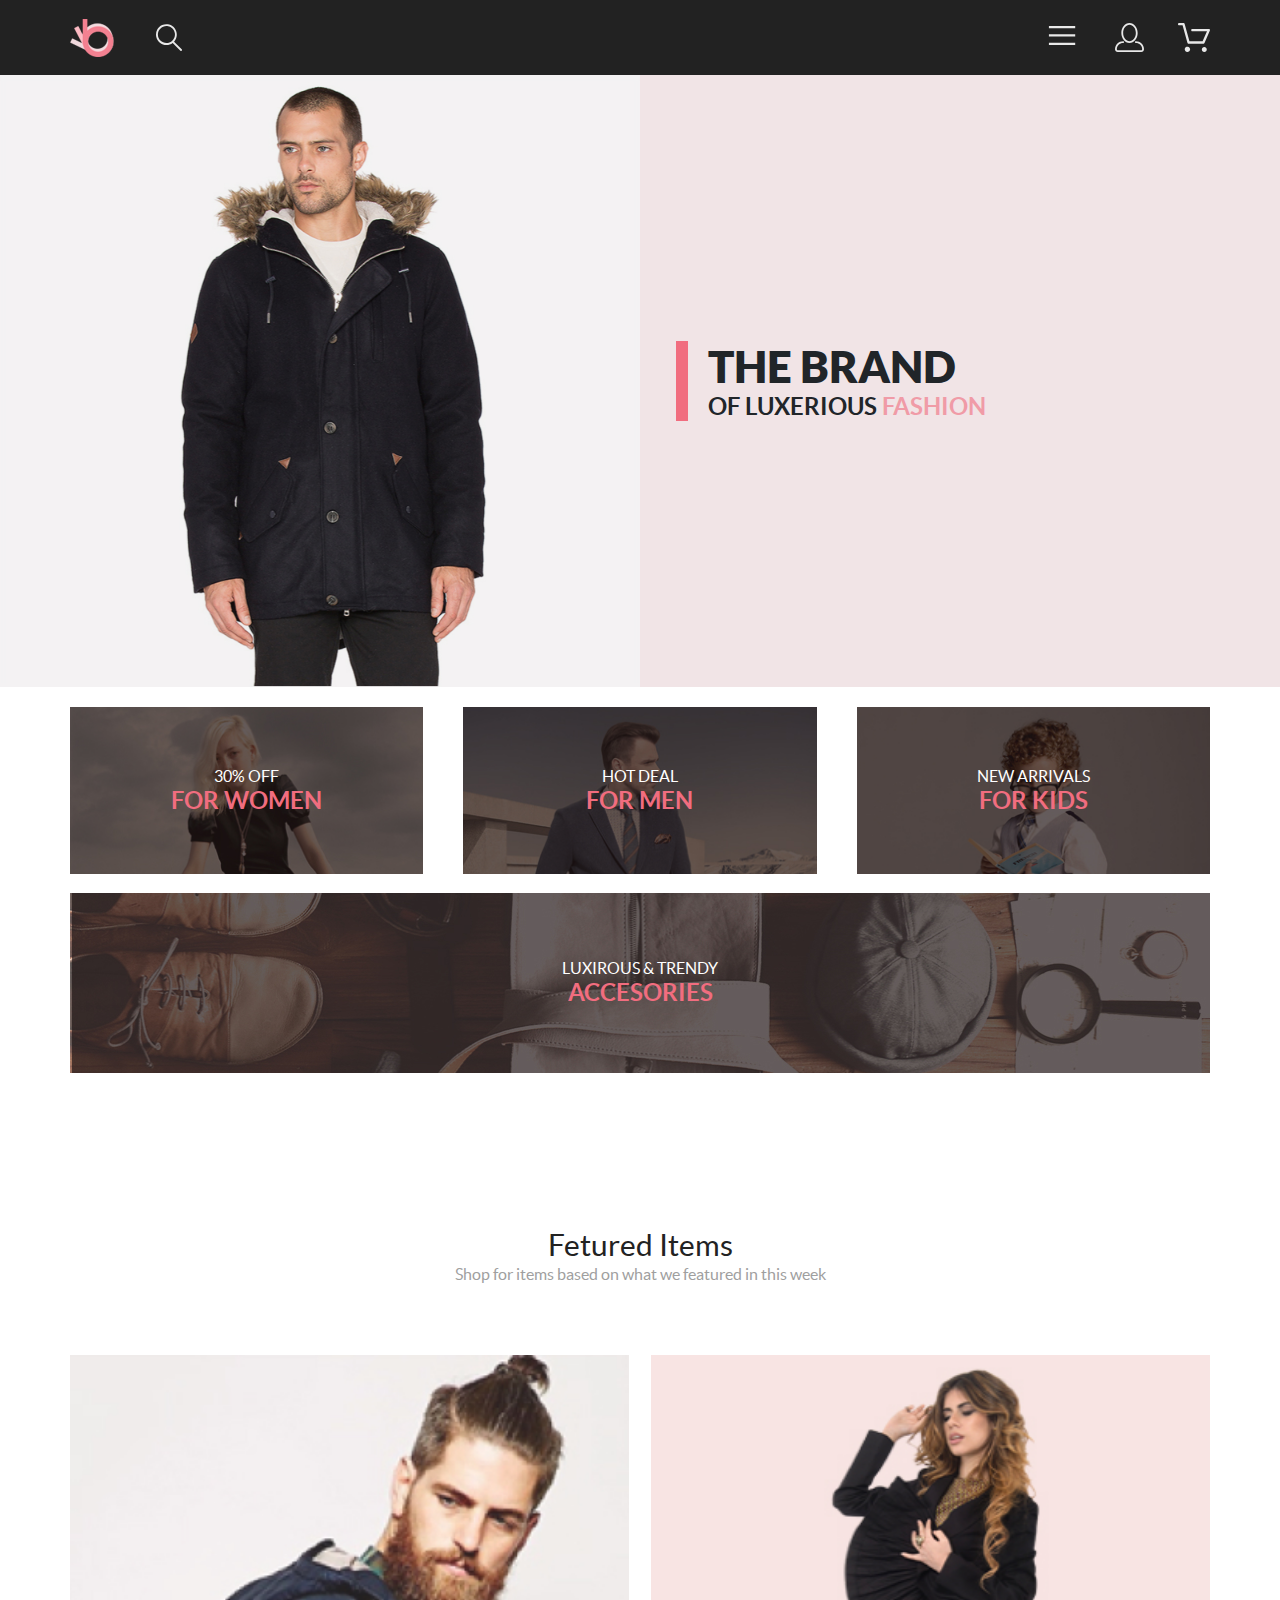
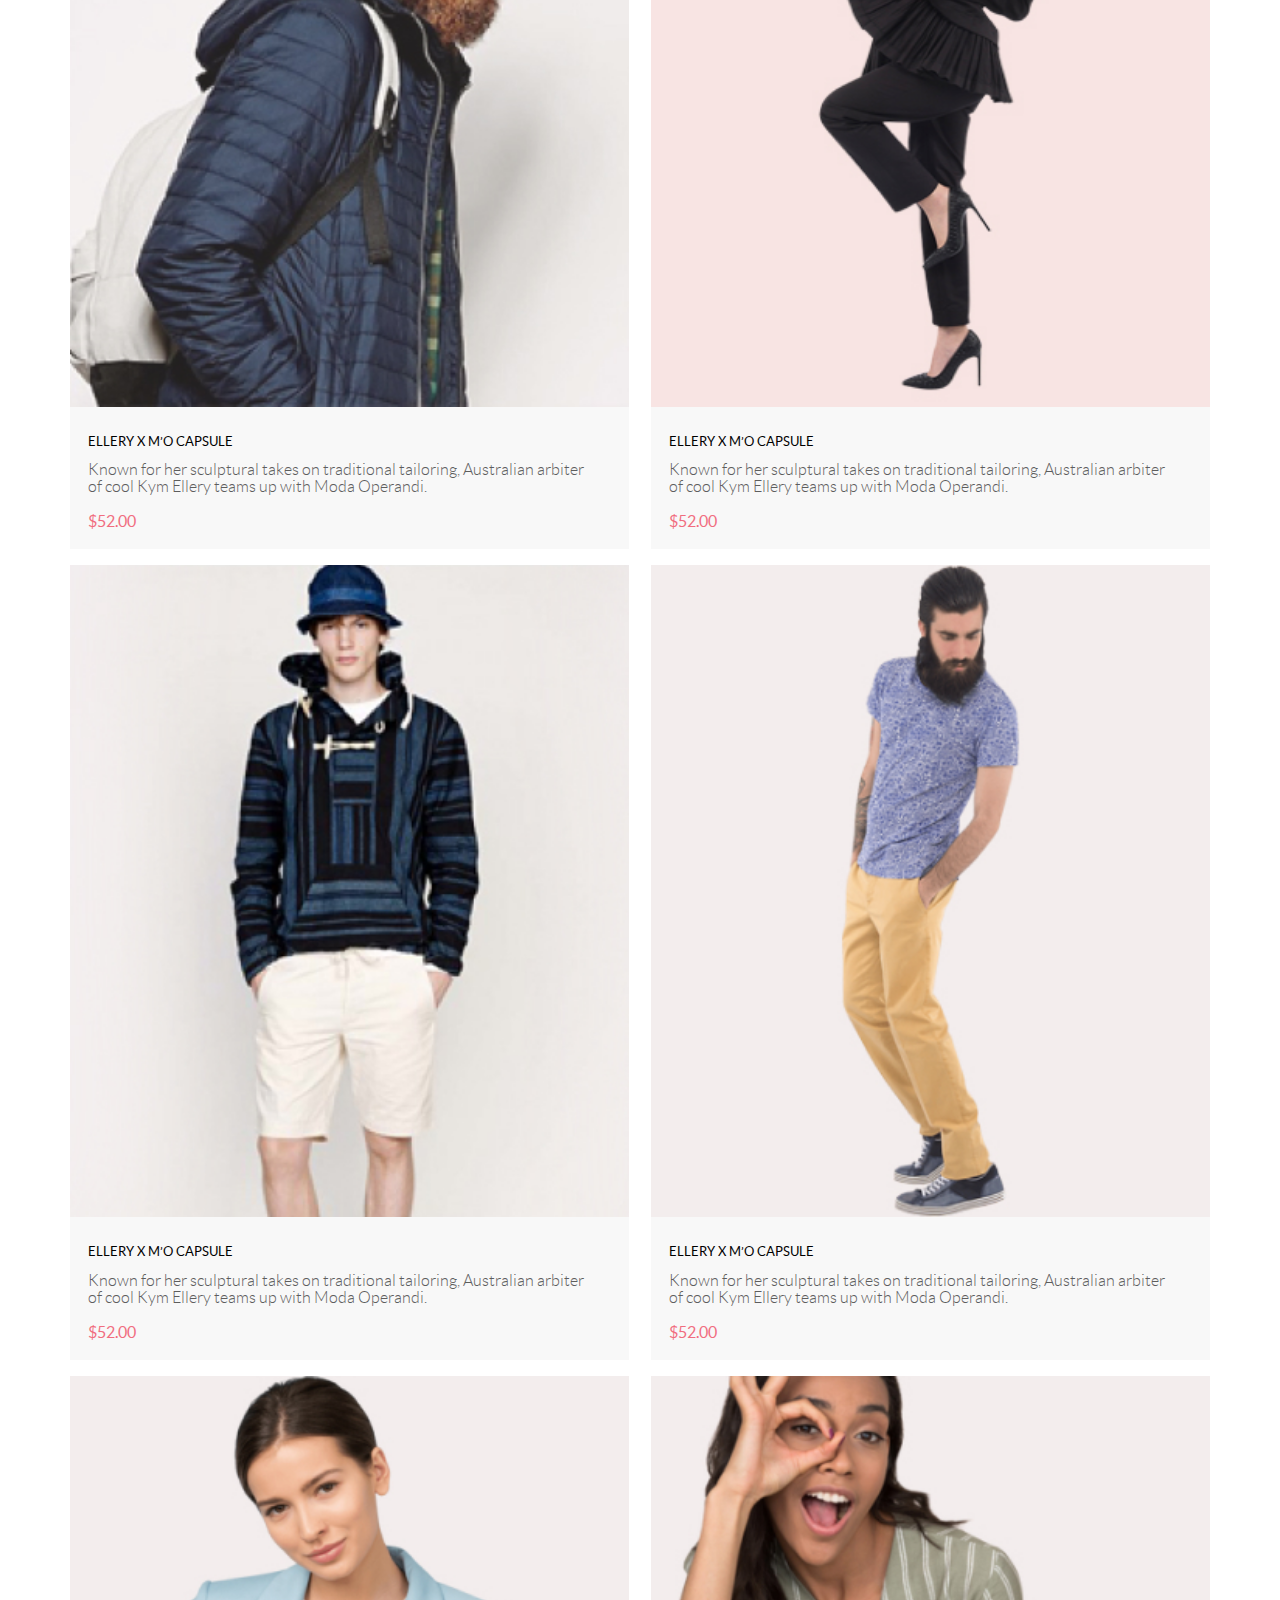
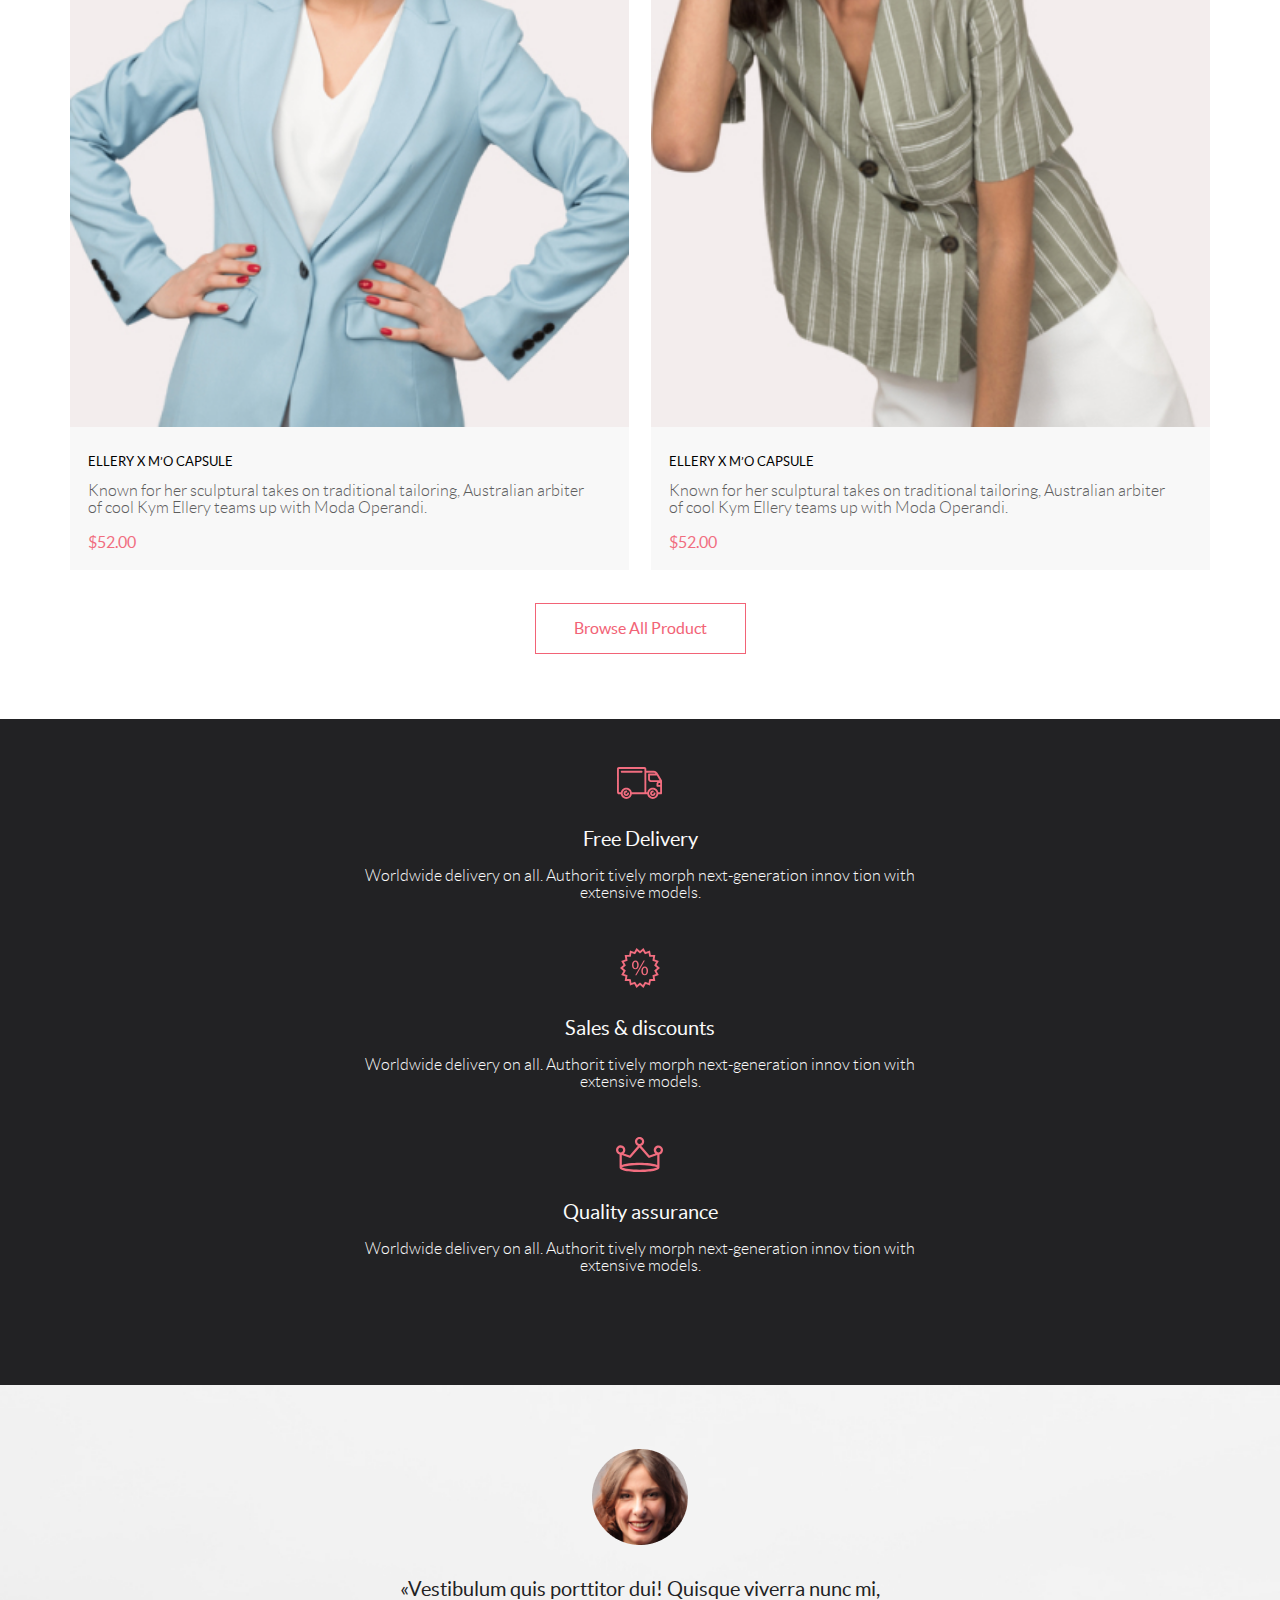
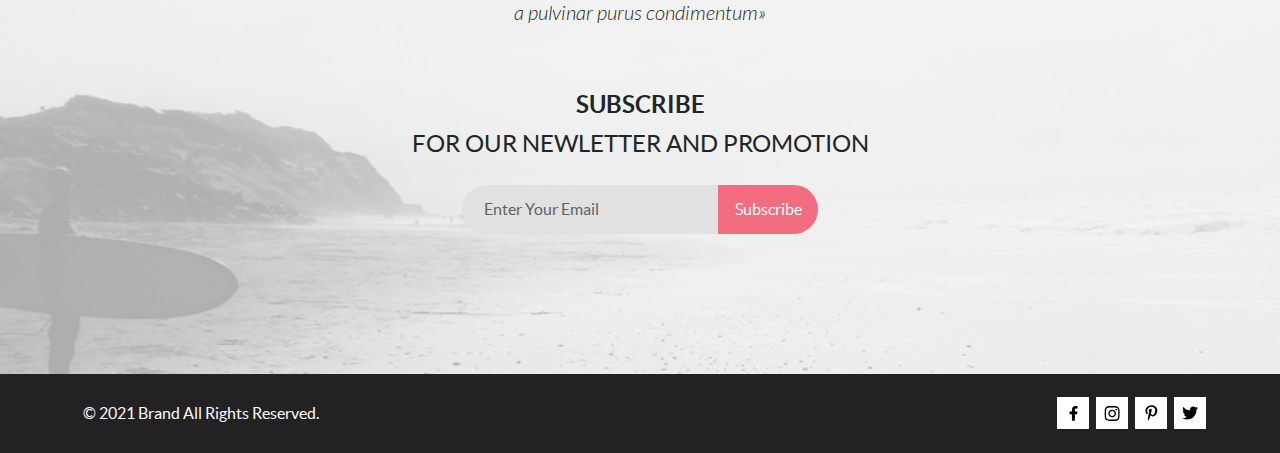
<file: index.html>
<!DOCTYPE html>
<html lang="en">

<head>
  <meta charset="UTF-8">
  <meta http-equiv="X-UA-Compatible" content="IE=edge">
  <meta name="viewport" content="width=device-width, initial-scale=1.0">
  <title>Main</title>
  <link rel="stylesheet" href="./css/all.css">
  <link rel="stylesheet" href="./css/bootstrap/bootstrap.css">
  <link rel="stylesheet" href="./css/style.css" />
</head>

<body>
  <header class="header">
    <div class="header__wrp container">
      <div class="header__logo-form-wrp">
        <a class="header__logo" href="index.html">
          <svg class="header__logo-icon" width="44" height="38" viewBox="0 0 44 38" xmlns="http://www.w3.org/2000/svg"
            xmlns:xlink="http://www.w3.org/1999/xlink">
            <rect width="44" height="38" fill="url(#pattern0)" />
            <defs>
              <pattern id="pattern0" patternContentUnits="objectBoundingBox" width="1" height="1">
                <use xlink:href="#image0_128_53" transform="scale(0.0227273 0.0263158)" />
              </pattern>
              <image id="image0_128_53" width="44" height="38"
                xlink:href="[data-uri]" />
            </defs>
          </svg>
        </a>
        <div class="header__search">
          <svg class="header__menu-icon" width="27" height="28">
            <use xlink:href="img/sprite.svg#search"></use>
          </svg>
          <form class="header__search-form" action="#">
            <input class="header__search-input" id="search" type="text" placeholder="Search for items">
            <label class="visually-hidden" for="search">search</label>
            <button class="header__search-button" type="submit">
              <svg class="header__menu-icon" width="27" height="28">
                <use xlink:href="img/sprite.svg#search"></use>
              </svg>

            </button>
          </form>
        </div>
      </div>
      <div class="header__menu">
        <button class="header__menu-btn" type="button" id="burger">
          <svg class="header__menu-icon" width="32" height="23">
            <use xlink:href="img/sprite.svg#burger-icon"></use>
          </svg>
        </button>
        <a class="header__link" href="registration.html">
          <svg class="header__menu-icon" width="29" height="29">
            <use xlink:href="img/sprite.svg#registration"></use>
          </svg></a>
        <a class="header__link" href="cart.html">
          <svg class="header__menu-icon" width="33" height="29">
            <use xlink:href="img/sprite.svg#cart"></use>
          </svg></a>
      </div>
    </div>
    <div id="header-shadow" class="header__shadow"> </div>
    <nav id="menu" class="header__nav">
      <div class="header__nav-wrp">
        <button class="header__nav-cross" type="button">
          <svg class="header__nav-cross-icon" width="13" height="13">
            <use xlink:href="img/sprite.svg#cross"></use>
          </svg>
        </button>
        <h2 class="header__nav-title">menu</h2>
        <ul class="header__nav-list">
          <li class="header__nav-item nav-item">
            <a class="nav-item__title" href="catalog.html">man</a>
            <ul class="nav-item__list">
              <li><a class="nav-item__link" href="#">Bags</a></li>
              <li><a class="nav-item__link" href="#">Denim</a></li>
              <li><a class="nav-item__link" href="#">T-Shirts</a></li>
              <li><a class="nav-item__link" href="#">Accessories</a></li>
            </ul>
          </li>
          <li class="header__nav-item nav-item">
            <a class="nav-item__title" href="catalog.html">woman</a>
            <ul class="nav-item__list">
              <li><a class="nav-item__link" href="#">Accessories</a></li>
              <li>
                <a class="nav-item__link" href="#">Jackets &amp;&nbsp;Coats</a>
              </li>
              <li><a class="nav-item__link" href="#">Polos</a></li>
              <li><a class="nav-item__link" href="#">T-Shirts</a></li>
              <li><a class="nav-item__link" href="#">Shirts</a></li>
            </ul>
          </li>
          <li class="header__nav-item nav-item">
            <a class="nav-item__title" href="catalog.html">kids</a>
            <ul class="nav-item__list">
              <li>
                <a class="nav-item__link" href="#">Jackets &amp;&nbsp;Coats</a>
              </li>
              <li><a class="nav-item__link" href="#">Accessories</a></li>
              <li><a class="nav-item__link" href="#">Polos</a></li>
              <li><a class="nav-item__link" href="#">T-Shirts</a></li>
              <li><a class="nav-item__link" href="#">Shirts</a></li>
              <li><a class="nav-item__link" href="#">Bags</a></li>
            </ul>
          </li>
        </ul>
      </div>
    </nav>
  </header>

  <main>
    <section class="brand">
      <img class="brand__img" src="./img/man.jpg" alt="man" width="800" height="765" />
      <div class="brand__title-wrp">
        <h1 class="brand__title">
          the brand
          <span class="brand__subtitle">of&nbsp;luxerious
            <span class="brand__subtitle_pink">fashion</span></span>
        </h1>
      </div>

    </section>
    <section class="sales container">
      <h2 class="visually-hidden">sales</h2>
      <ul class="sales__list">
        <li class="sales__item sales__item_woman">
          <a class="sales__item-link" href="product.html">
            <p class="sales__item-text">30% off</p>
            <h3 class="sales__item-title">for women</h3>
          </a>
        </li>

        <li class="sales__item sales__item_man">
          <a class="sales__item-link" href="product.html">
            <p class="sales__item-text">hot deal</p>
            <h3 class="sales__item-title">for men</h3>
          </a>
        </li>

        <li class="sales__item sales__item_kids">
          <a class="sales__item-link" href="product.html">
            <p class="sales__item-text">new arrivals</p>
            <h3 class="sales__item-title">for kids</h3>
          </a>
        </li>

        <li class="sales__item sales__item_accesories">
          <a class="sales__item-link" href="product.html">
            <p class="sales__item-text">luxirous &amp;&nbsp;trendy</p>
            <h3 class="sales__item-title">accesories</h3>
          </a>
        </li>

      </ul>
    </section>
    <section class="products container">
      <h2 class="products__title">Fetured Items</h2>
      <p class="products__subtitle">
        Shop for items based on&nbsp;what we&nbsp;featured in&nbsp;this week
      </p>
      <ul class="products__list">
        <li class="products__item">
          <div class="products__item-wrp">
            <img class="products__item-img" src="./img/product-1.jpg" alt="product-1" width="360" height="420" />
            <div class="products__item-overlay"> </div>
            <div class="products__item-button_wrp">
              <button class="products__item-button" type="button">Add to&nbsp;Cart</button>
            </div>
          </div>
          <h3 class="products__item-title">
            ellery x&nbsp;m&rsquo;o capsule
          </h3>
          <p class="products__item-text">
            Known for her sculptural takes on&nbsp;traditional tailoring,
            Australian arbiter of&nbsp;cool Kym Ellery teams up&nbsp;with Moda
            Operandi.
          </p>
          <p class="products__item-price">$52.00</p>
        </li>
        <li class="products__item">
          <div class="products__item-wrp">
            <img class="products__item-img" src="./img/product-2.jpg" alt="product-2"  width="360" height="420" />
            <div class="products__item-overlay"> </div>
            <div class="products__item-button_wrp">
              <button class="products__item-button" type="button">Add to&nbsp;Cart</button>
            </div>
          </div>
          <h3 class="products__item-title">
            ellery x&nbsp;m&rsquo;o capsule
          </h3>
          <p class="products__item-text">
            Known for her sculptural takes on&nbsp;traditional tailoring,
            Australian arbiter of&nbsp;cool Kym Ellery teams up&nbsp;with Moda
            Operandi.
          </p>
          <p class="products__item-price">$52.00</p>
        </li>
        <li class="products__item">
          <div class="products__item-wrp">
            <img class="products__item-img" src="./img/product-3.jpg" alt="product-3"  width="360" height="420" />
            <div class="products__item-overlay"> </div>
            <div class="products__item-button_wrp">
              <button class="products__item-button" type="button">Add to&nbsp;Cart</button>
            </div>
          </div>
          <h3 class="products__item-title">
            ellery x&nbsp;m&rsquo;o capsule
          </h3>
          <p class="products__item-text">
            Known for her sculptural takes on&nbsp;traditional tailoring,
            Australian arbiter of&nbsp;cool Kym Ellery teams up&nbsp;with Moda
            Operandi.
          </p>
          <p class="products__item-price">$52.00</p>
        </li>
        <li class="products__item">
          <div class="products__item-wrp">
            <img class="products__item-img" src="./img/product-4.jpg" alt="product-4"  width="360" height="420"/>
            <div class="products__item-overlay"> </div>
            <div class="products__item-button_wrp">
              <button class="products__item-button" type="button">Add to&nbsp;Cart</button>
            </div>
          </div>
          <h3 class="products__item-title">
            ellery x&nbsp;m&rsquo;o capsule
          </h3>
          <p class="products__item-text">
            Known for her sculptural takes on&nbsp;traditional tailoring,
            Australian arbiter of&nbsp;cool Kym Ellery teams up&nbsp;with Moda
            Operandi.
          </p>
          <p class="products__item-price">$52.00</p>
        </li>
        <li class="products__item">
          <div class="products__item-wrp">
            <img class="products__item-img" src="./img/product-5.jpg" alt="product-5"  width="360" height="420"/>
            <div class="products__item-overlay"> </div>
            <div class="products__item-button_wrp">
              <button class="products__item-button" type="button">Add to&nbsp;Cart</button>
            </div>
          </div>
          <h3 class="products__item-title">
            ellery x&nbsp;m&rsquo;o capsule
          </h3>
          <p class="products__item-text">
            Known for her sculptural takes on&nbsp;traditional tailoring,
            Australian arbiter of&nbsp;cool Kym Ellery teams up&nbsp;with Moda
            Operandi.
          </p>
          <p class="products__item-price">$52.00</p>
        </li>
        <li class="products__item">
          <div class="products__item-wrp">
            <img class="products__item-img" src="./img/product-6.jpg" alt="product-6"  width="360" height="420"/>
            <div class="products__item-overlay"> </div>
            <div class="products__item-button_wrp">
              <button class="products__item-button" type="button">Add to&nbsp;Cart</button>
            </div>
          </div>
          <h3 class="products__item-title">
            ellery x&nbsp;m&rsquo;o capsule
          </h3>
          <p class="products__item-text">
            Known for her sculptural takes on&nbsp;traditional tailoring,
            Australian arbiter of&nbsp;cool Kym Ellery teams up&nbsp;with Moda
            Operandi.
          </p>
          <p class="products__item-price">$52.00</p>
        </li>
      </ul>
      <div class="center">
        <a class="products__link" href="#">Browse All Product</a>
      </div>
    </section>
    <section class="benefits">
      <h2 class="visually-hidden">benefits</h2>
      <div class="container">
        <ul class="benefits__list">
          <li class="benefits__item">
            <svg class="benefits__item-img" width="46" height="32" viewBox="0 0 46 32"
              xmlns="http://www.w3.org/2000/svg">
              <path
                d="M30.2873 27.2429H14.8103C14.6031 28.5509 13.936 29.742 12.929 30.6021C11.922 31.4621 10.6411 31.9346 9.31682 31.9346C7.99252 31.9346 6.71166 31.4621 5.70464 30.6021C4.69762 29.742 4.03052 28.5509 3.82332 27.2429H1.88631C1.39149 27.2397 0.918139 27.0404 0.570025 26.6887C0.221911 26.337 0.0274507 25.8618 0.0293142 25.3669V1.87695C0.0271852 1.38195 0.221516 0.906335 0.569658 0.554443C0.917801 0.202551 1.39131 0.00317363 1.88631 0H27.4373C27.9322 0.00317353 28.4056 0.202522 28.7536 0.554443C29.1016 0.906364 29.2957 1.38204 29.2933 1.87695V3.78198H36.4143C36.4947 3.78164 36.5747 3.79208 36.6523 3.81299C38.9523 4.01299 40.1093 5.2129 41.3293 7.2749L44.8883 13.3689C44.9732 13.5136 45.018 13.6782 45.0183 13.8459V26.304C45.0194 26.5515 44.9221 26.7892 44.7479 26.9651C44.5737 27.141 44.3369 27.2406 44.0893 27.2419H41.2753C41.0681 28.5499 40.401 29.741 39.394 30.6011C38.387 31.4611 37.1061 31.9336 35.7818 31.9336C34.4575 31.9336 33.1767 31.4611 32.1696 30.6011C31.1626 29.741 30.4955 28.5499 30.2883 27.2419L30.2873 27.2429ZM32.0653 26.304C32.0732 27.0369 32.2977 27.7511 32.7107 28.3567C33.1236 28.9623 33.7065 29.4322 34.3859 29.7073C35.0653 29.9824 35.811 30.0503 36.5289 29.9026C37.2469 29.7548 37.9051 29.398 38.4207 28.877C38.9363 28.3559 39.2862 27.6941 39.4265 26.9746C39.5667 26.2551 39.491 25.5103 39.2088 24.8337C38.9267 24.1572 38.4507 23.5794 37.8408 23.1729C37.2309 22.7663 36.5143 22.5491 35.7813 22.5488C34.791 22.5552 33.8436 22.9543 33.1469 23.6582C32.4503 24.3621 32.0613 25.3136 32.0653 26.304ZM5.60134 26.304C5.60923 27.0369 5.83376 27.7511 6.24669 28.3567C6.65962 28.9623 7.2425 29.4322 7.92192 29.7073C8.60135 29.9824 9.34697 30.0503 10.0649 29.9026C10.7829 29.7548 11.4411 29.398 11.9567 28.877C12.4723 28.3559 12.8222 27.6941 12.9625 26.9746C13.1027 26.2551 13.027 25.5103 12.7448 24.8337C12.4627 24.1572 11.9867 23.5794 11.3768 23.1729C10.7669 22.7663 10.0503 22.5491 9.31731 22.5488C8.32679 22.5549 7.37915 22.9537 6.6823 23.6577C5.98545 24.3617 5.59634 25.3134 5.60033 26.304H5.60134ZM41.2733 25.366H43.1593V19.7478H40.4233C40.3007 19.7473 40.1794 19.7227 40.0664 19.6753C39.9533 19.6279 39.8507 19.5585 39.7644 19.4714C39.6781 19.3843 39.6099 19.281 39.5635 19.1675C39.5172 19.054 39.4937 18.9324 39.4943 18.8098V16.9629C39.494 16.2423 39.7696 15.5488 40.2643 15.0249H33.8853C33.8081 15.0248 33.7312 15.015 33.6563 14.9958C32.9516 14.933 32.2961 14.6081 31.8194 14.0852C31.3428 13.5623 31.0798 12.8794 31.0823 12.1719V7.47192C31.0817 7.34927 31.1052 7.22758 31.1515 7.11401C31.1978 7.00044 31.2661 6.89725 31.3523 6.81006C31.4386 6.72286 31.5412 6.6535 31.6543 6.60596C31.7674 6.55841 31.8887 6.53361 32.0113 6.53296H38.4943C38.15 6.21428 37.7426 5.97123 37.2986 5.81982C36.8545 5.66842 36.3836 5.61187 35.9163 5.65381H29.2933V25.3618H30.2873C30.4945 24.0538 31.1616 22.8627 32.1687 22.0027C33.1757 21.1426 34.4565 20.6702 35.7808 20.6702C37.1051 20.6702 38.386 21.1426 39.393 22.0027C40.4 22.8627 41.0671 24.0538 41.2743 25.3618L41.2733 25.366ZM14.8093 25.366H27.4363V1.87598H1.88631V25.366H3.82332C4.03052 24.058 4.69762 22.8666 5.70464 22.0066C6.71166 21.1465 7.99252 20.6741 9.31682 20.6741C10.6411 20.6741 11.922 21.1465 12.929 22.0066C13.936 22.8666 14.6031 24.058 14.8103 25.366H14.8093ZM41.3513 16.9658V17.875H43.1593V16.0278H42.2803C42.0335 16.0294 41.7973 16.1288 41.6234 16.304C41.4495 16.4792 41.352 16.716 41.3523 16.9629L41.3513 16.9658ZM32.9383 12.1738C32.9372 12.4263 33.0363 12.6691 33.2139 12.8486C33.3914 13.0282 33.6328 13.13 33.8853 13.1318C33.9492 13.1316 34.0129 13.1384 34.0753 13.1519H42.6003L39.8343 8.41602H32.9343L32.9383 12.1738ZM33.0313 26.3059C33.0284 25.5734 33.3162 24.8695 33.8316 24.3489C34.3469 23.8283 35.0478 23.5333 35.7803 23.5288C36.0291 23.5288 36.2677 23.6278 36.4436 23.8037C36.6195 23.9796 36.7183 24.218 36.7183 24.4668C36.7183 24.7156 36.6195 24.9542 36.4436 25.1301C36.2677 25.306 36.0291 25.4048 35.7803 25.4048C35.602 25.4032 35.4272 25.4548 35.2782 25.5527C35.1291 25.6507 35.0125 25.7905 34.9432 25.9548C34.8738 26.1191 34.8548 26.3005 34.8887 26.4756C34.9225 26.6507 35.0076 26.8118 35.1331 26.9385C35.2586 27.0651 35.419 27.1516 35.5938 27.187C35.7686 27.2224 35.9499 27.2051 36.1149 27.1372C36.2798 27.0693 36.4208 26.9538 36.5201 26.8057C36.6193 26.6575 36.6723 26.4833 36.6723 26.3049C36.6723 26.0587 36.7701 25.8226 36.9443 25.6484C37.1184 25.4743 37.3546 25.3765 37.6008 25.3765C37.8471 25.3765 38.0832 25.4743 38.2574 25.6484C38.4315 25.8226 38.5293 26.0587 38.5293 26.3049C38.5293 27.0343 38.2396 27.7338 37.7239 28.2495C37.2081 28.7652 36.5087 29.0549 35.7793 29.0549C35.05 29.0549 34.3505 28.7652 33.8348 28.2495C33.319 27.7338 33.0293 27.0343 33.0293 26.3049L33.0313 26.3059ZM6.56731 26.3059C6.56438 25.5734 6.8522 24.8695 7.36757 24.3489C7.88294 23.8283 8.58378 23.5333 9.31633 23.5288C9.5651 23.5288 9.80369 23.6278 9.9796 23.8037C10.1555 23.9796 10.2543 24.218 10.2543 24.4668C10.2543 24.7156 10.1555 24.9542 9.9796 25.1301C9.80369 25.306 9.5651 25.4048 9.31633 25.4048C9.138 25.4032 8.96319 25.4548 8.81413 25.5527C8.66508 25.6507 8.54849 25.7905 8.47914 25.9548C8.4098 26.1191 8.39082 26.3005 8.42464 26.4756C8.45846 26.6507 8.54354 26.8118 8.66908 26.9385C8.79463 27.0651 8.95498 27.1516 9.12978 27.187C9.30458 27.2224 9.48595 27.2051 9.65087 27.1372C9.81579 27.0693 9.95683 26.9538 10.0561 26.8057C10.1553 26.6575 10.2083 26.4833 10.2083 26.3049C10.2083 26.0587 10.3061 25.8226 10.4803 25.6484C10.6544 25.4743 10.8906 25.3765 11.1368 25.3765C11.3831 25.3765 11.6193 25.4743 11.7934 25.6484C11.9675 25.8226 12.0653 26.0587 12.0653 26.3049C12.0653 27.0343 11.7756 27.7338 11.2599 28.2495C10.7441 28.7652 10.0447 29.0549 9.31532 29.0549C8.58598 29.0549 7.8865 28.7652 7.37078 28.2495C6.85505 27.7338 6.56532 27.0343 6.56532 26.3049L6.56731 26.3059ZM4.70934 5.65991C4.46056 5.65991 4.22198 5.56116 4.04607 5.38525C3.87016 5.20934 3.77132 4.9707 3.77132 4.72192C3.77132 4.47315 3.87016 4.2345 4.04607 4.05859C4.22198 3.88268 4.46056 3.78394 4.70934 3.78394H24.6093C24.8581 3.78394 25.0967 3.88268 25.2726 4.05859C25.4485 4.2345 25.5473 4.47315 25.5473 4.72192C25.5473 4.9707 25.4485 5.20934 25.2726 5.38525C25.0967 5.56116 24.8581 5.65991 24.6093 5.65991H4.70934Z"
                fill="currentColor" />
            </svg>
            <h3 class="benefits__item-title">Free Delivery</h3>
            <p class="benefits__item-text">
              Worldwide delivery on&nbsp;all. Authorit tively morph
              next-generation innov tion with extensive models.
            </p>
          </li>
          <li class="benefits__item">
            <svg class="benefits__item-img" width="40" height="40" viewBox="0 0 40 40"
              xmlns="http://www.w3.org/2000/svg">
              <path
                d="M19.994 37.0239L16.523 39.9238L14.235 36.0039L9.995 37.5159L9.17297 33.0359L4.67999 32.991L5.41199 28.491L1.20398 26.8909L3.414 22.925L0 19.96L3.41199 16.9929L1.20203 13.0278L5.41101 11.428L4.67798 6.93286L9.172 6.88892L9.99402 2.40894L14.234 3.91992L16.522 0L19.993 2.8999L23.464 0L25.753 3.9209L29.993 2.40894L30.814 6.88989L35.308 6.93481L34.576 11.4299L38.784 13.03L36.574 16.9958L39.986 19.9609L36.574 22.928L38.783 26.894L34.574 28.4939L35.307 32.988L30.812 33.033L29.991 37.5139L25.753 36.0029L23.464 39.9229L19.994 37.0239ZM21.2 35.541L22.961 37.012L24.122 35.022L24.914 33.666L26.382 34.189L28.533 34.957L28.95 32.6838L29.235 31.1289L30.796 31.113L33.078 31.092L32.706 28.8098L32.452 27.25L33.911 26.696L36.045 25.8828L34.925 23.873L34.159 22.498L35.342 21.4709L37.076 19.9609L35.343 18.4609L34.16 17.4319L34.926 16.0559L36.047 14.0449L33.913 13.2339L32.454 12.6809L32.709 11.1208L33.081 8.83984L30.799 8.81689L29.239 8.80103L28.954 7.24683L28.538 4.97388L26.386 5.74097L24.918 6.26392L24.125 4.90698L22.963 2.91699L21.201 4.38794L19.996 5.39282L18.791 4.38794L17.03 2.91699L15.869 4.90601L15.077 6.26294L13.608 5.73999L11.458 4.97192L11.04 7.24585L10.755 8.80005L9.19501 8.81592L6.914 8.83789L7.28601 11.1199L7.53998 12.678L6.08099 13.2329L3.94598 14.0439L5.06702 16.0549L5.83301 17.4299L4.65002 18.459L2.91602 19.967L4.64899 21.4739L5.83197 22.5029L5.06598 23.8779L3.94501 25.8879L6.078 26.698L7.53802 27.2529L7.28302 28.812L6.91199 31.0959L9.19299 31.1189L10.753 31.135L11.038 32.6899L11.455 34.9619L13.607 34.1948L15.076 33.6719L15.868 35.0288L17.03 37.019L18.791 35.5479L19.996 34.543L21.2 35.541ZM21.318 23.02C21.318 20.093 22.883 18.4648 24.777 18.4648C26.783 18.4648 28.077 20.0279 28.077 22.7949C28.077 25.8539 26.492 27.3718 24.662 27.3718C22.883 27.3718 21.338 25.922 21.318 23.02ZM22.839 22.9319C22.816 24.7829 23.521 26.1899 24.711 26.1899C25.988 26.1899 26.561 24.8049 26.561 22.8899C26.561 21.1249 26.054 19.6528 24.711 19.6528C23.5 19.6488 22.839 21.1029 22.839 22.9309V22.9319ZM15.194 27.332L23.609 12.613H24.842L16.427 27.332H15.194ZM11.979 16.99C11.979 14.09 13.542 12.458 15.437 12.458C17.437 12.458 18.763 14.022 18.763 16.79C18.763 19.848 17.177 21.365 15.327 21.365C13.544 21.365 12 19.915 11.979 16.991V16.99ZM13.521 16.9238C13.477 18.7748 14.162 20.1809 15.371 20.1829C16.648 20.1829 17.221 18.7988 17.221 16.8828C17.221 15.1168 16.714 13.645 15.371 13.645C14.162 13.642 13.521 15.092 13.521 16.925V16.9238Z"
                fill="currentColor" />
            </svg>
            <h3 class="benefits__item-title">Sales &amp;&nbsp;discounts</h3>
            <p class="benefits__item-text">
              Worldwide delivery on&nbsp;all. Authorit tively morph
              next-generation innov tion with extensive models.
            </p>
          </li>
          <li class="benefits__item">
            <svg class="benefits__item-img" width="48" height="35" viewBox="0 0 48 35"
              xmlns="http://www.w3.org/2000/svg">
              <path
                d="M42.3938 8.53564C41.1774 8.52335 40.0058 8.99349 39.1351 9.84302C38.2644 10.6925 37.7655 11.8522 37.7479 13.0686C37.751 13.7086 37.892 14.3405 38.1612 14.9211C38.4304 15.5018 38.8215 16.0176 39.3079 16.4336L33.4479 18.4888L25.1089 8.80566C26.0042 8.50693 26.784 7.93646 27.3396 7.17358C27.8953 6.41071 28.1992 5.49331 28.2089 4.54956C28.1837 3.33432 27.6832 2.17743 26.8149 1.3269C25.9465 0.476377 24.7794 0 23.5639 0C22.3484 0 21.1813 0.476377 20.3129 1.3269C19.4446 2.17743 18.9441 3.33432 18.9189 4.54956C18.9285 5.48395 19.2261 6.39274 19.771 7.15186C20.316 7.91097 21.0817 8.48368 21.9639 8.79175L13.6119 18.4917L7.75396 16.4368C8.24003 16.0206 8.63074 15.5045 8.89959 14.9238C9.16843 14.3432 9.30908 13.7116 9.31194 13.0718C9.33497 12.195 9.10937 11.3296 8.6613 10.5757C8.21324 9.82172 7.56095 9.2099 6.77983 8.81104C5.99872 8.41217 5.12072 8.2424 4.24724 8.32153C3.37376 8.40067 2.54051 8.72555 1.8438 9.2583C1.14709 9.79105 0.61538 10.5101 0.310108 11.3323C0.00483695 12.1545 -0.0615238 13.0462 0.118702 13.9045C0.298928 14.7629 0.718349 15.5526 1.32854 16.1826C1.93873 16.8126 2.7148 17.2571 3.56694 17.4646V29.7556C3.5743 29.8376 3.59101 29.9184 3.61687 29.9966C3.58394 30.1233 3.56721 30.2538 3.56694 30.3848C3.56694 34.7968 21.4859 34.9268 23.5289 34.9268C25.5719 34.9268 43.4909 34.7978 43.4909 30.3848C43.4902 30.2539 43.4733 30.1234 43.4408 29.9966C43.4685 29.9189 43.4853 29.8379 43.4909 29.7556V17.4646C44.5898 17.2244 45.5595 16.5828 46.2103 15.6653C46.861 14.7478 47.1458 13.6204 47.0091 12.5039C46.8724 11.3874 46.3239 10.3621 45.471 9.62866C44.6181 8.89526 43.5223 8.50653 42.3979 8.53857L42.3938 8.53564ZM21.1749 4.55176C21.1633 4.07755 21.2934 3.61062 21.5485 3.21069C21.8036 2.81076 22.172 2.49591 22.6069 2.3064C23.0417 2.11688 23.5232 2.06132 23.9898 2.14673C24.4564 2.23214 24.887 2.45463 25.2265 2.78589C25.566 3.11715 25.7991 3.542 25.8959 4.00635C25.9928 4.4707 25.9491 4.95345 25.7703 5.39282C25.5916 5.8322 25.2859 6.20831 24.8924 6.47314C24.4988 6.73798 24.0353 6.8795 23.561 6.87964C22.9362 6.88605 22.3343 6.64481 21.8871 6.2085C21.44 5.77218 21.1838 5.17647 21.1749 4.55176ZM13.5849 20.8276C13.8019 20.9026 14.0362 20.9113 14.2581 20.8525C14.48 20.7938 14.6794 20.6701 14.8309 20.4976L23.5309 10.3977L32.2309 20.4976C32.3821 20.6702 32.5813 20.7938 32.803 20.8528C33.0248 20.9117 33.2589 20.9033 33.4759 20.8286L41.2339 18.1038V28.0408C36.3489 25.9188 25.1249 25.8406 23.5339 25.8406C21.9429 25.8406 10.7149 25.9198 5.83391 28.0408V18.1038L13.5849 20.8276ZM23.5279 32.7166C14.8279 32.7166 9.27888 31.7057 6.97087 30.8547C6.6198 30.7373 6.28407 30.578 5.97087 30.3806C6.69287 29.8596 9.03194 29.1487 12.9369 28.6487C19.9723 27.844 27.0765 27.844 34.1119 28.6487C38.0119 29.1487 40.357 29.8596 41.077 30.3806C40.7663 30.5794 40.4321 30.7388 40.082 30.8547C37.78 31.7037 32.2359 32.7166 23.5279 32.7166ZM2.28093 13.0686C2.2698 12.5945 2.40025 12.1279 2.65557 11.7283C2.91089 11.3286 3.27952 11.0139 3.71441 10.8247C4.14929 10.6355 4.63063 10.5801 5.0971 10.6658C5.56356 10.7514 5.99399 10.9743 6.3333 11.3057C6.67261 11.637 6.90543 12.0618 7.00212 12.5261C7.09882 12.9904 7.05498 13.4731 6.87615 13.9124C6.69732 14.3516 6.39159 14.7277 5.9981 14.9924C5.6046 15.2572 5.14118 15.3986 4.66692 15.3987C4.04176 15.4054 3.43941 15.1638 2.99212 14.7271C2.54482 14.2903 2.28911 13.6937 2.28093 13.0686ZM42.3938 15.3987C41.9359 15.3875 41.4914 15.2414 41.116 14.9788C40.7406 14.7162 40.451 14.3487 40.2834 13.9224C40.1158 13.496 40.0776 13.0297 40.1738 12.5818C40.2699 12.1339 40.496 11.7241 40.8238 11.4041C41.1516 11.084 41.5664 10.8677 42.0165 10.7822C42.4666 10.6968 42.9319 10.7459 43.3542 10.9236C43.7765 11.1013 44.137 11.3997 44.3906 11.7812C44.6442 12.1628 44.7796 12.6105 44.78 13.0686C44.7713 13.6935 44.5153 14.2895 44.068 14.7261C43.6208 15.1626 43.0188 15.4041 42.3938 15.3977V15.3987Z"
                fill="currentColor" />
            </svg>
            <h3 class="benefits__item-title">Quality assurance</h3>
            <p class="benefits__item-text">
              Worldwide delivery on&nbsp;all. Authorit tively morph
              next-generation innov tion with extensive models.
            </p>
          </li>
        </ul>
      </div>
    </section>
  </main>

  <footer class="footer">
    <div class="footer__subscribe">
      <div class="footer__subscribe-wrp container">
        <div class="footer__subscribe-creator">
          <img class="footer__subscribe-img" src="./img/creator.png" alt="creator" width="96" height="96" />
          <blockquote class="footer__subscribe-quote">
            &laquo;Vestibulum quis porttitor dui! Quisque viverra
            nunc&nbsp;mi,
            <span class="footer__subscribe-quote_italics">
              a&nbsp;pulvinar purus condimentum&raquo;</span>
          </blockquote>
        </div>
        <form class="footer__subscribe-form" action="#">
          <h2 class="footer__subscribe-title">
            <span class="footer__subscribe-title_bold"> subscribe </span> for
            our newletter and promotion
          </h2>
          <div class="footer__subscribe-form_wrp">
            <input class="footer__subscribe-input" id="subscribe-email" type="email" placeholder="Enter Your Email" />
            <label class="visually-hidden" for="subscribe-email">subscribe</label>
            <button class="footer__subscribe-button" type="submit">
              Subscribe
            </button>
          </div>
        </form>
      </div>
    </div>
    <div class="footer__bottom">
      <div class="footer__bottom-wrp container">
        <p class="footer__rights">
          &copy;&nbsp;2021 Brand All Rights Reserved.
        </p>
        <div class="footer__social-networks">
          <h2 class="visually-hidden">
            social networks
          </h2>
          <ul class="footer__social-networks-list">
            <li class="footer__social-networks-item">
              <a class="footer__social-networks-link" href="https://www.facebook.com/" target="_blank">
                <svg class="footer__social-networks-icon" width="9" height="15">
                  <use xlink:href="img/sprite.svg#facebook"></use>
                </svg>
              </a>
            </li>
            <li class="footer__social-networks-item">
              <a class="footer__social-networks-link" href="https://www.instagram.com/" target="_blank">
                <svg class="footer__social-networks-icon" width="16" height="15">
                  <use xlink:href="img/sprite.svg#instagram"></use>
                </svg></a>
            </li>
            <li class="footer__social-networks-item">
              <a class="footer__social-networks-link" href="https://www.pinterest.ru/" target="_blank">
                <svg class="footer__social-networks-icon" width="13" height="16">
                  <use xlink:href="img/sprite.svg#pinterest"></use>
                </svg>
              </a>
            </li>
            <li class="footer__social-networks-item">
              <a class="footer__social-networks-link" href="https://twitter.com/?lang=ru" target="_blank">
                <svg class="footer__social-networks-icon" width="17" height="14">
                  <use xlink:href="img/sprite.svg#twitter"></use>
                </svg></a>
            </li>
          </ul>
        </div>
      </div>
    </div>
  </footer>

  <script src="./js/bootstrap.bundle.js"></script>
  <script src="./js/script.js"></script>
</body>

</html>
</file>
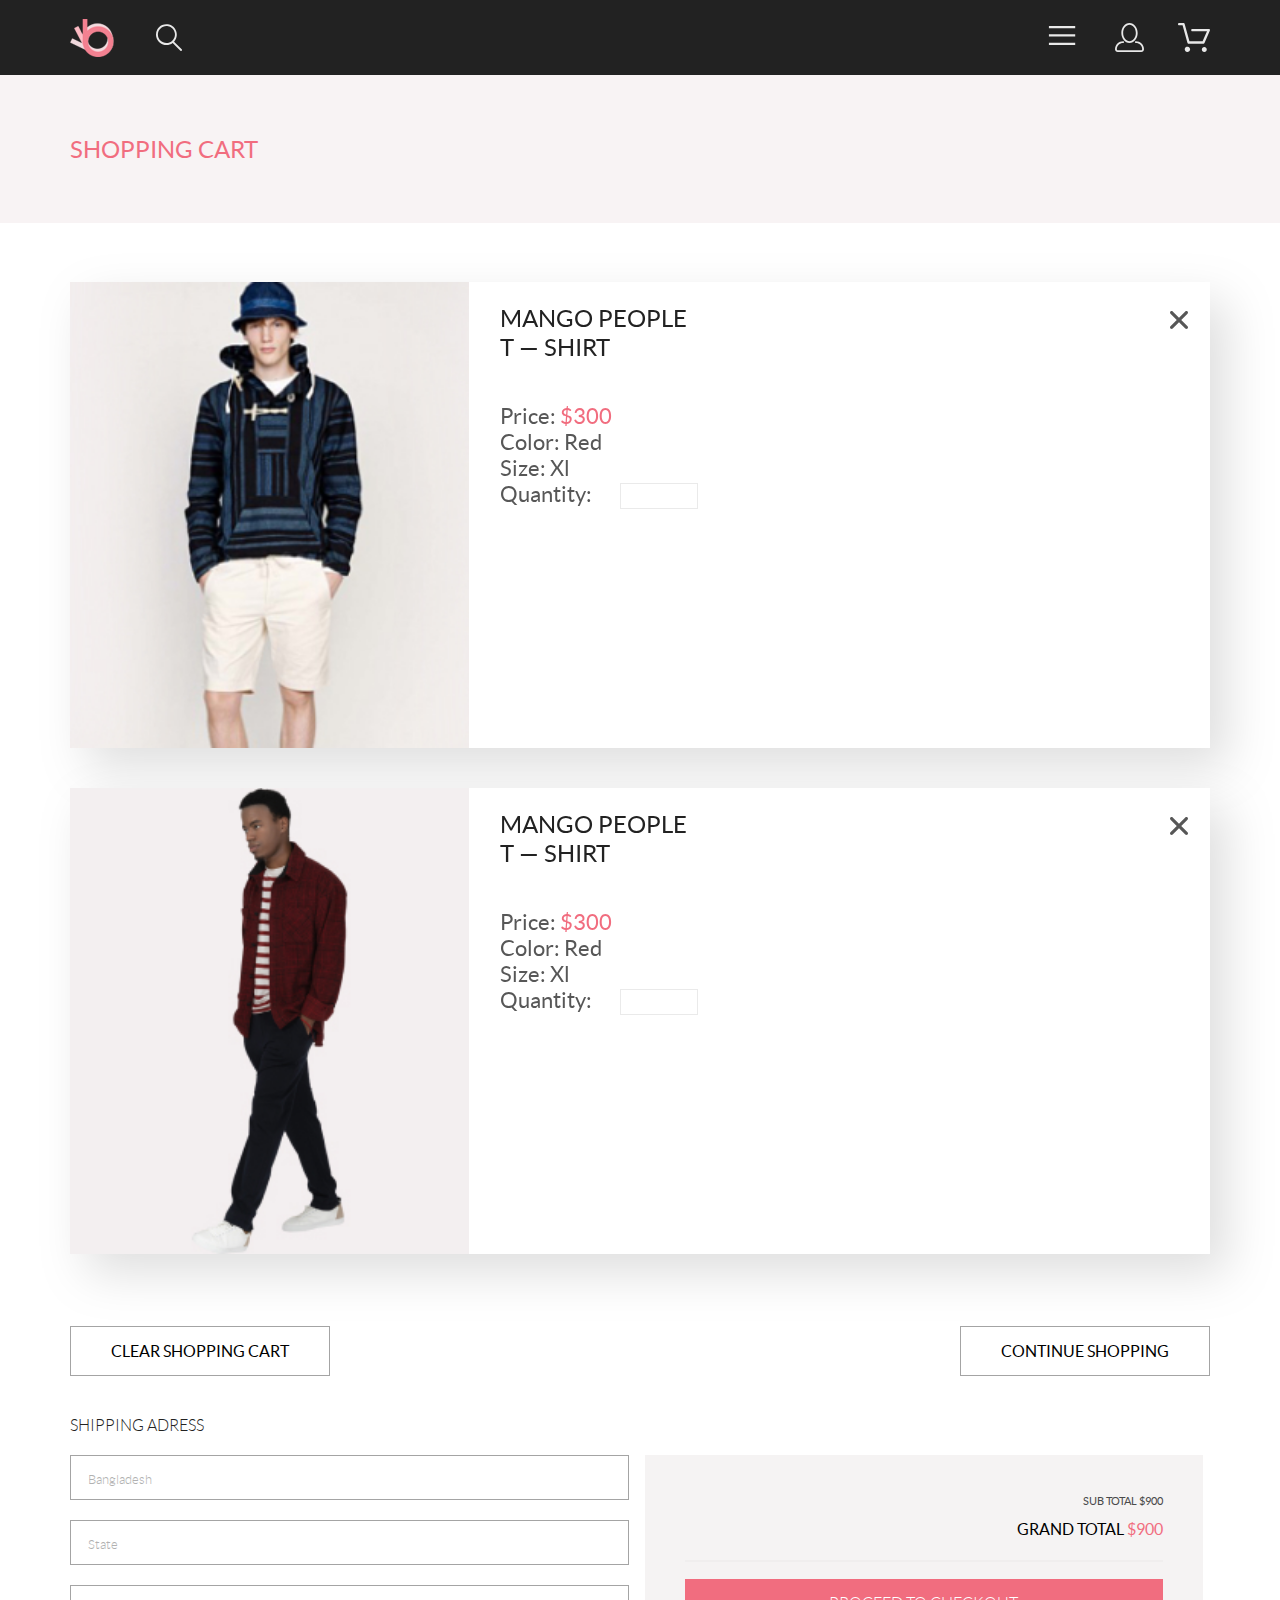
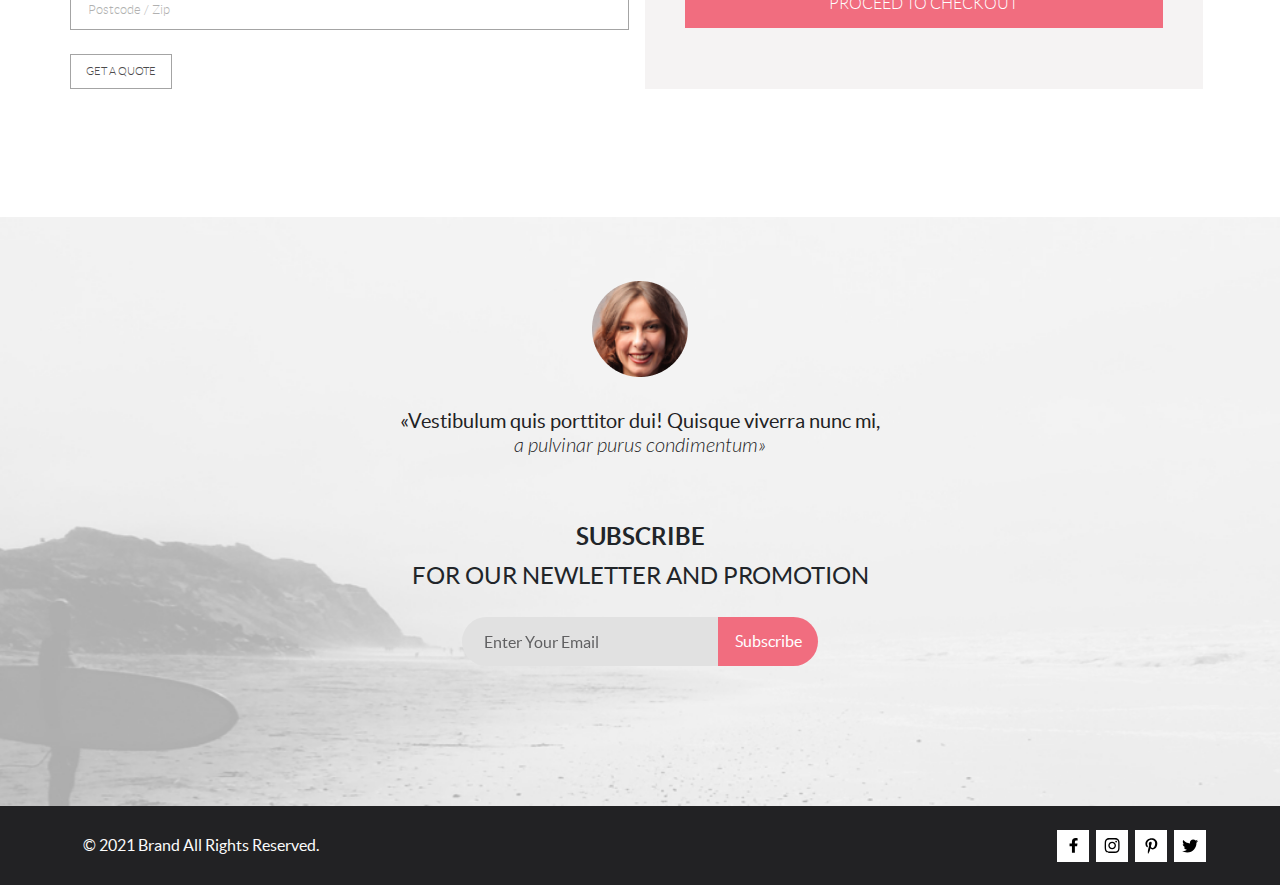
<file: cart.html>
<!DOCTYPE html>
<html lang="en">

<head>
    <meta charset="UTF-8">
    <meta http-equiv="X-UA-Compatible" content="IE=edge">
    <meta name="viewport" content="width=device-width, initial-scale=1.0">
    <title>Cart</title>
    <link rel="stylesheet" href="./css/all.css">
    <link rel="stylesheet" href="./css/bootstrap/bootstrap.css">
    <link rel="stylesheet" href="./css/style.css" />
</head>

<body>
    <header class="header">
        <div class="header__wrp container">
            <div class="header__logo-form-wrp">
                <a class="header__logo" href="index.html">
                    <svg class="header__logo-icon" width="44" height="38" viewBox="0 0 44 38"
                        xmlns="http://www.w3.org/2000/svg" xmlns:xlink="http://www.w3.org/1999/xlink">
                        <rect width="44" height="38" fill="url(#pattern0)" />
                        <defs>
                            <pattern id="pattern0" patternContentUnits="objectBoundingBox" width="1" height="1">
                                <use xlink:href="#image0_128_53" transform="scale(0.0227273 0.0263158)" />
                            </pattern>
                            <image id="image0_128_53" width="44" height="38"
                                xlink:href="[data-uri]" />
                        </defs>
                    </svg>
                </a>
                <div class="header__search">
                    <svg class="header__menu-icon" width="27" height="28">
                        <use xlink:href="img/sprite.svg#search"></use>
                    </svg>
                    <form class="header__search-form" action="#">
                        <input class="header__search-input" id="search" type="text" placeholder="Search for items">
                        <label class="visually-hidden" for="search">search</label>
                        <button class="header__search-button" type="submit">
                            <svg class="header__menu-icon" width="27" height="28">
                                <use xlink:href="img/sprite.svg#search"></use>
                            </svg>

                        </button>
                    </form>
                </div>
            </div>
            <div class="header__menu">
                <button class="header__menu-btn" type="button" id="burger">
                    <svg class="header__menu-icon" width="32" height="23">
                        <use xlink:href="img/sprite.svg#burger-icon"></use>
                    </svg>
                </button>
                <a class="header__link" href="registration.html">
                    <svg class="header__menu-icon" width="29" height="29">
                        <use xlink:href="img/sprite.svg#registration"></use>
                    </svg></a>
                <a class="header__link" href="cart.html">
                    <svg class="header__menu-icon" width="33" height="29">
                        <use xlink:href="img/sprite.svg#cart"></use>
                    </svg></a>
            </div>
        </div>
        <div id="header-shadow" class="header__shadow"> </div>
        <nav id="menu" class="header__nav">
            <div class="header__nav-wrp">
                <button class="header__nav-cross" type="button">
                    <svg class="header__nav-cross-icon" width="13" height="13">
                        <use xlink:href="img/sprite.svg#cross"></use>
                    </svg>
                </button>
                <h2 class="header__nav-title">menu</h2>
                <ul class="header__nav-list">
                    <li class="header__nav-item nav-item">
                        <a class="nav-item__title" href="catalog.html">man</a>
                        <ul class="nav-item__list">
                            <li><a class="nav-item__link" href="#">Bags</a></li>
                            <li><a class="nav-item__link" href="#">Denim</a></li>
                            <li><a class="nav-item__link" href="#">T-Shirts</a></li>
                            <li><a class="nav-item__link" href="#">Accessories</a></li>
                        </ul>
                    </li>
                    <li class="header__nav-item nav-item">
                        <a class="nav-item__title" href="catalog.html">woman</a>
                        <ul class="nav-item__list">
                            <li><a class="nav-item__link" href="#">Accessories</a></li>
                            <li>
                                <a class="nav-item__link" href="#">Jackets &amp;&nbsp;Coats</a>
                            </li>
                            <li><a class="nav-item__link" href="#">Polos</a></li>
                            <li><a class="nav-item__link" href="#">T-Shirts</a></li>
                            <li><a class="nav-item__link" href="#">Shirts</a></li>
                        </ul>
                    </li>
                    <li class="header__nav-item nav-item">
                        <a class="nav-item__title" href="catalog.html">kids</a>
                        <ul class="nav-item__list">
                            <li>
                                <a class="nav-item__link" href="#">Jackets &amp;&nbsp;Coats</a>
                            </li>
                            <li><a class="nav-item__link" href="#">Accessories</a></li>
                            <li><a class="nav-item__link" href="#">Polos</a></li>
                            <li><a class="nav-item__link" href="#">T-Shirts</a></li>
                            <li><a class="nav-item__link" href="#">Shirts</a></li>
                            <li><a class="nav-item__link" href="#">Bags</a></li>
                        </ul>
                    </li>
                </ul>
            </div>
        </nav>
    </header>

    <main>
        <section class="page">
            <h1 class="page-title container">shopping cart</h1>
        </section>
        <div class="cart-wrp container">
            <section class="cart">
                <h2 class="cart__title visually-hidden">products in&nbsp;the cart</h2>
                <ul class="cart__list">
                    <li class="cart__item">
                        <img class="cart__item-img" src="./img/product-cart-1.jpg" alt="product" width="262" height="306">
                        <div class="cart__item-info">
                            <button class="cart__item-icon" type="button">
                                <svg class="cart__item-cross" width="18" height="18" viewBox="0 0 18 18"
                                    xmlns="http://www.w3.org/2000/svg">
                                    <path
                                        d="M11.2453 9L17.5302 2.71516C17.8285 2.41741 17.9962 2.01336 17.9966 1.59191C17.997 1.17045 17.8299 0.76611 17.5322 0.467833C17.2344 0.169555 16.8304 0.00177586 16.4089 0.00140366C15.9875 0.00103146 15.5831 0.168097 15.2848 0.465848L9 6.75069L2.71516 0.465848C2.41688 0.167571 2.01233 0 1.5905 0C1.16868 0 0.764125 0.167571 0.465848 0.465848C0.167571 0.764125 0 1.16868 0 1.5905C0 2.01233 0.167571 2.41688 0.465848 2.71516L6.75069 9L0.465848 15.2848C0.167571 15.5831 0 15.9877 0 16.4095C0 16.8313 0.167571 17.2359 0.465848 17.5342C0.764125 17.8324 1.16868 18 1.5905 18C2.01233 18 2.41688 17.8324 2.71516 17.5342L9 11.2493L15.2848 17.5342C15.5831 17.8324 15.9877 18 16.4095 18C16.8313 18 17.2359 17.8324 17.5342 17.5342C17.8324 17.2359 18 16.8313 18 16.4095C18 15.9877 17.8324 15.5831 17.5342 15.2848L11.2453 9Z"
                                        fill="currentColor" />
                                </svg>
                            </button>
                            <h3 class="cart__item-title">
                                mango people t&nbsp;&mdash;&nbsp;shirt
                            </h3>
                            <ul class="cart__item-details">
                                <li>Price: <span class="cart__item-details_pink">$300</span></li>
                                <li>Color: Red</li>
                                <li>Size: Xl</li>
                                <li>Quantity:
                                    <input class="cart__item-quantity" type="number" id="quantity-1" min="1" required>
                                    <label class="visually-hidden" for="quantity-1">quantity</label>
                                </li>
                            </ul>
                        </div>
                    </li>
                    <li class="cart__item">
                        <img class="cart__item-img" src="./img/product-cart-2.jpg" alt="product"  width="262" height="306">
                        <div class="cart__item-info">
                            <button class="cart__item-icon" type="button">
                                <svg class="cart__item-cross" width="18" height="18" viewBox="0 0 18 18"
                                    xmlns="http://www.w3.org/2000/svg">
                                    <path
                                        d="M11.2453 9L17.5302 2.71516C17.8285 2.41741 17.9962 2.01336 17.9966 1.59191C17.997 1.17045 17.8299 0.76611 17.5322 0.467833C17.2344 0.169555 16.8304 0.00177586 16.4089 0.00140366C15.9875 0.00103146 15.5831 0.168097 15.2848 0.465848L9 6.75069L2.71516 0.465848C2.41688 0.167571 2.01233 0 1.5905 0C1.16868 0 0.764125 0.167571 0.465848 0.465848C0.167571 0.764125 0 1.16868 0 1.5905C0 2.01233 0.167571 2.41688 0.465848 2.71516L6.75069 9L0.465848 15.2848C0.167571 15.5831 0 15.9877 0 16.4095C0 16.8313 0.167571 17.2359 0.465848 17.5342C0.764125 17.8324 1.16868 18 1.5905 18C2.01233 18 2.41688 17.8324 2.71516 17.5342L9 11.2493L15.2848 17.5342C15.5831 17.8324 15.9877 18 16.4095 18C16.8313 18 17.2359 17.8324 17.5342 17.5342C17.8324 17.2359 18 16.8313 18 16.4095C18 15.9877 17.8324 15.5831 17.5342 15.2848L11.2453 9Z"
                                        fill="currentColor" />
                                </svg>
                            </button>
                            <h3 class="cart__item-title">
                                mango people t&nbsp;&mdash;&nbsp;shirt
                            </h3>
                            <ul class="cart__item-details">
                                <li>Price: <span class="cart__item-details_pink">$300</span></li>
                                <li>Color: Red</li>
                                <li>Size: Xl</li>
                                <li>Quantity:
                                    <input class="cart__item-quantity" type="number" id="quantity-2" min="1" required>
                                    <label class="visually-hidden" for="quantity-2">quantity</label>
                                </li>
                            </ul>
                        </div>
                    </li>
                </ul>
                <div class="cart__button-wrp">
                    <button class="cart__button" type="reset">clear shopping cart</button>
                    <button class="cart__button" type="submit">continue shopping</button>
                </div>
            </section>
            <div class="shipping-wrp">
                <section class="shipping">
                    <h2 class="visually-hidden">shipping adress</h2>
                    <form class="shipping__form" action="#">
                        <fieldset class="shipping__form-fieldset">
                            <legend class="shipping__form-legend">shipping adress</legend>
                            <input class="shipping__form-input" type="text" id="city" name="address"
                                placeholder="Bangladesh">
                            <label class="visually-hidden" for="city">country</label>
                            <input class="shipping__form-input" type="text" id="state" name="address"
                                placeholder="State">
                            <label class="visually-hidden" for="state">state</label>
                            <input class="shipping__form-input" type="text" id="postcode" name="address"
                                placeholder="Postcode / Zip">
                            <label class="visually-hidden" for="postcode">postcode</label>
                        </fieldset>
                        <button class="shipping__form-button" type="submit">get a&nbsp;quote</button>
                    </form>
                </section>
                <section class="total-price">
                    <h2 class="visually-hidden">total price</h2>
                    <p class="total-price__text">sub total $900</p>
                    <h3 class="total-price__result">grand total <span class="total-price__result_pink">$900</span></h3>
                    <hr class="total-price__hr">
                    <div class="center">
                        <button class="total-price__button" type="submit">proceed to&nbsp;checkout</button>
                    </div>
                </section>
            </div>
        </div>
    </main>

  <footer class="footer">
    <div class="footer__subscribe">
      <div class="footer__subscribe-wrp container">
        <div class="footer__subscribe-creator">
          <img class="footer__subscribe-img" src="./img/creator.png" alt="creator" width="96" height="96" />
          <blockquote class="footer__subscribe-quote">
            &laquo;Vestibulum quis porttitor dui! Quisque viverra
            nunc&nbsp;mi,
            <span class="footer__subscribe-quote_italics">
              a&nbsp;pulvinar purus condimentum&raquo;</span>
          </blockquote>
        </div>
        <form class="footer__subscribe-form" action="#">
          <h2 class="footer__subscribe-title">
            <span class="footer__subscribe-title_bold"> subscribe </span> for
            our newletter and promotion
          </h2>
          <div class="footer__subscribe-form_wrp">
            <input class="footer__subscribe-input" id="subscribe-email" type="email" placeholder="Enter Your Email" />
            <label class="visually-hidden" for="subscribe-email">subscribe</label>
            <button class="footer__subscribe-button" type="submit">
              Subscribe
            </button>
          </div>
        </form>
      </div>
    </div>
    <div class="footer__bottom">
      <div class="footer__bottom-wrp container">
        <p class="footer__rights">
          &copy;&nbsp;2021 Brand All Rights Reserved.
        </p>
        <div class="footer__social-networks">
          <h2 class="visually-hidden">
            social networks
          </h2>
          <ul class="footer__social-networks-list">
            <li class="footer__social-networks-item">
              <a class="footer__social-networks-link" href="https://www.facebook.com/" target="_blank">
                <svg class="footer__social-networks-icon" width="9" height="15">
                  <use xlink:href="img/sprite.svg#facebook"></use>
                </svg>
              </a>
            </li>
            <li class="footer__social-networks-item">
              <a class="footer__social-networks-link" href="https://www.instagram.com/" target="_blank">
                <svg class="footer__social-networks-icon" width="16" height="15">
                  <use xlink:href="img/sprite.svg#instagram"></use>
                </svg></a>
            </li>
            <li class="footer__social-networks-item">
              <a class="footer__social-networks-link" href="https://www.pinterest.ru/" target="_blank">
                <svg class="footer__social-networks-icon" width="13" height="16">
                  <use xlink:href="img/sprite.svg#pinterest"></use>
                </svg>
              </a>
            </li>
            <li class="footer__social-networks-item">
              <a class="footer__social-networks-link" href="https://twitter.com/?lang=ru" target="_blank">
                <svg class="footer__social-networks-icon" width="17" height="14">
                  <use xlink:href="img/sprite.svg#twitter"></use>
                </svg></a>
            </li>
          </ul>
        </div>
      </div>
    </div>
  </footer>

    <script src="./js/bootstrap.bundle.js"></script>
    <script src="./js/script.js"></script>
</body>

</html>
</file>
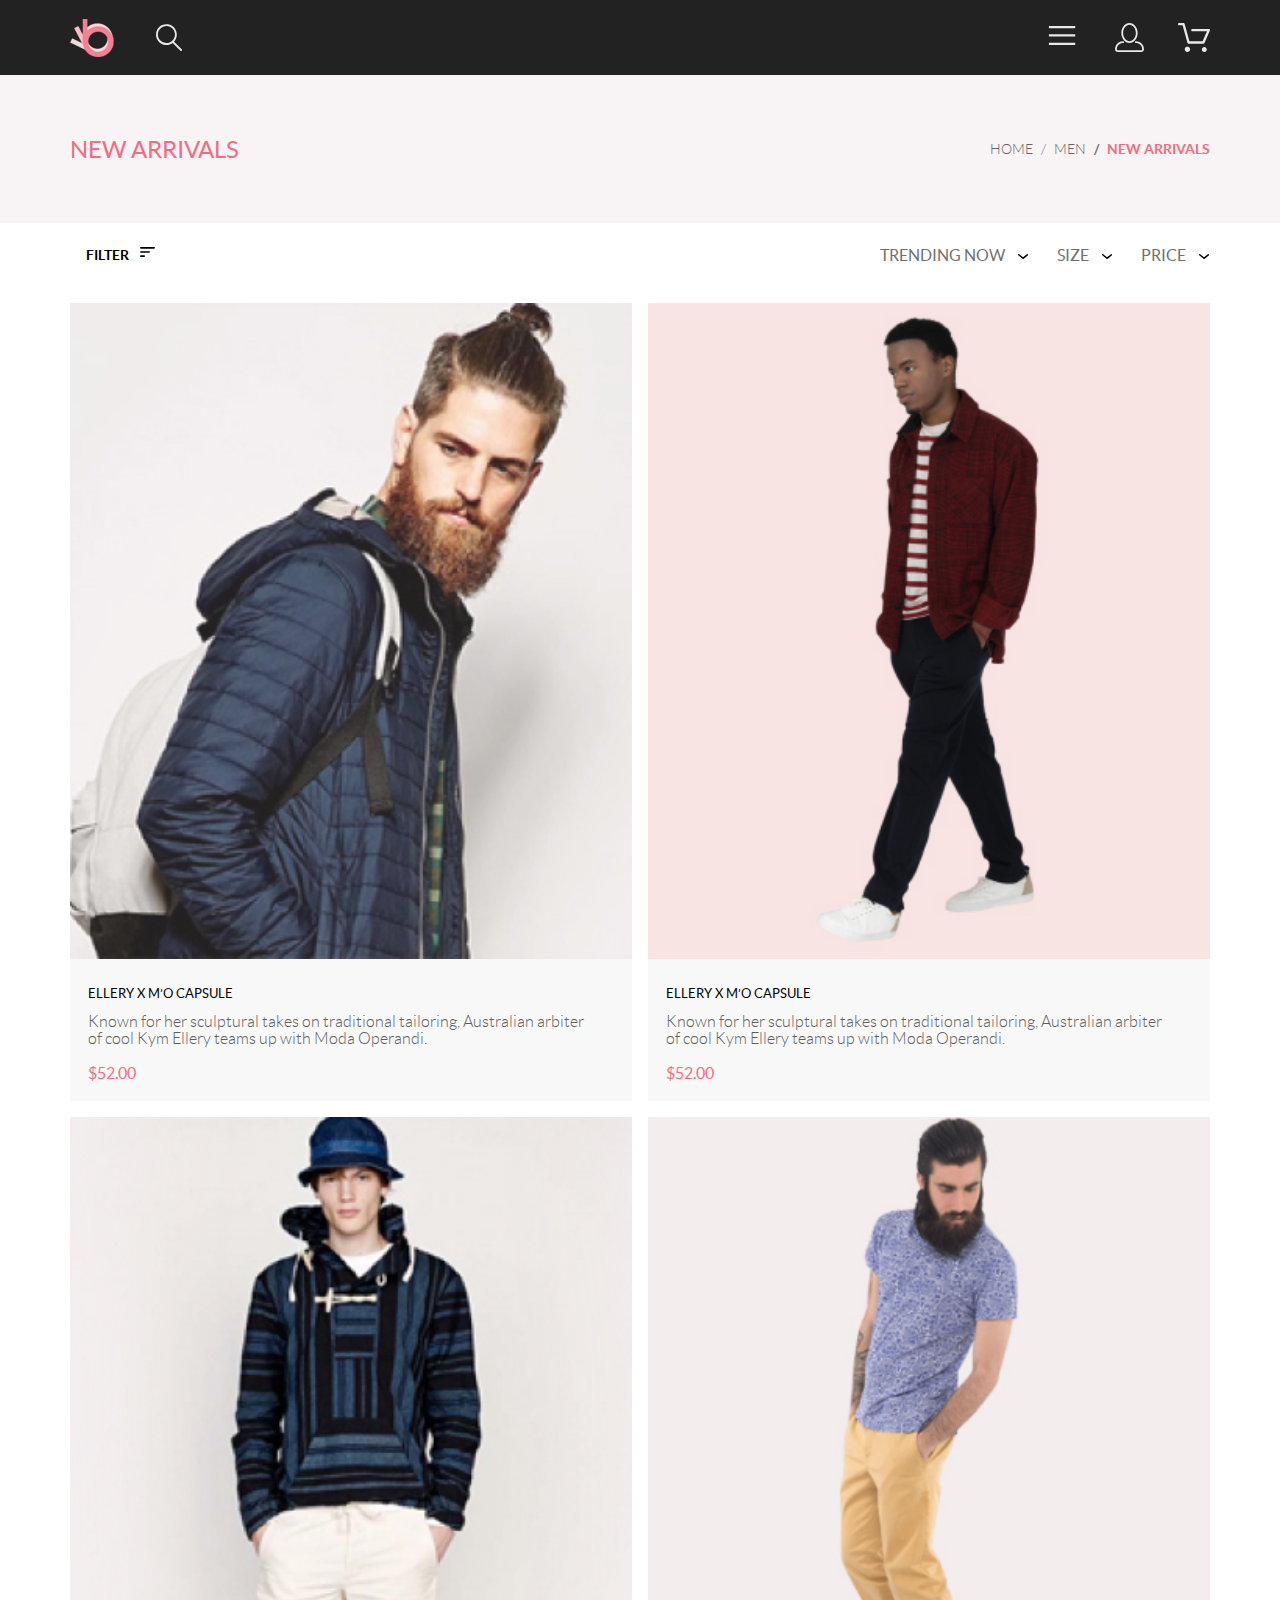
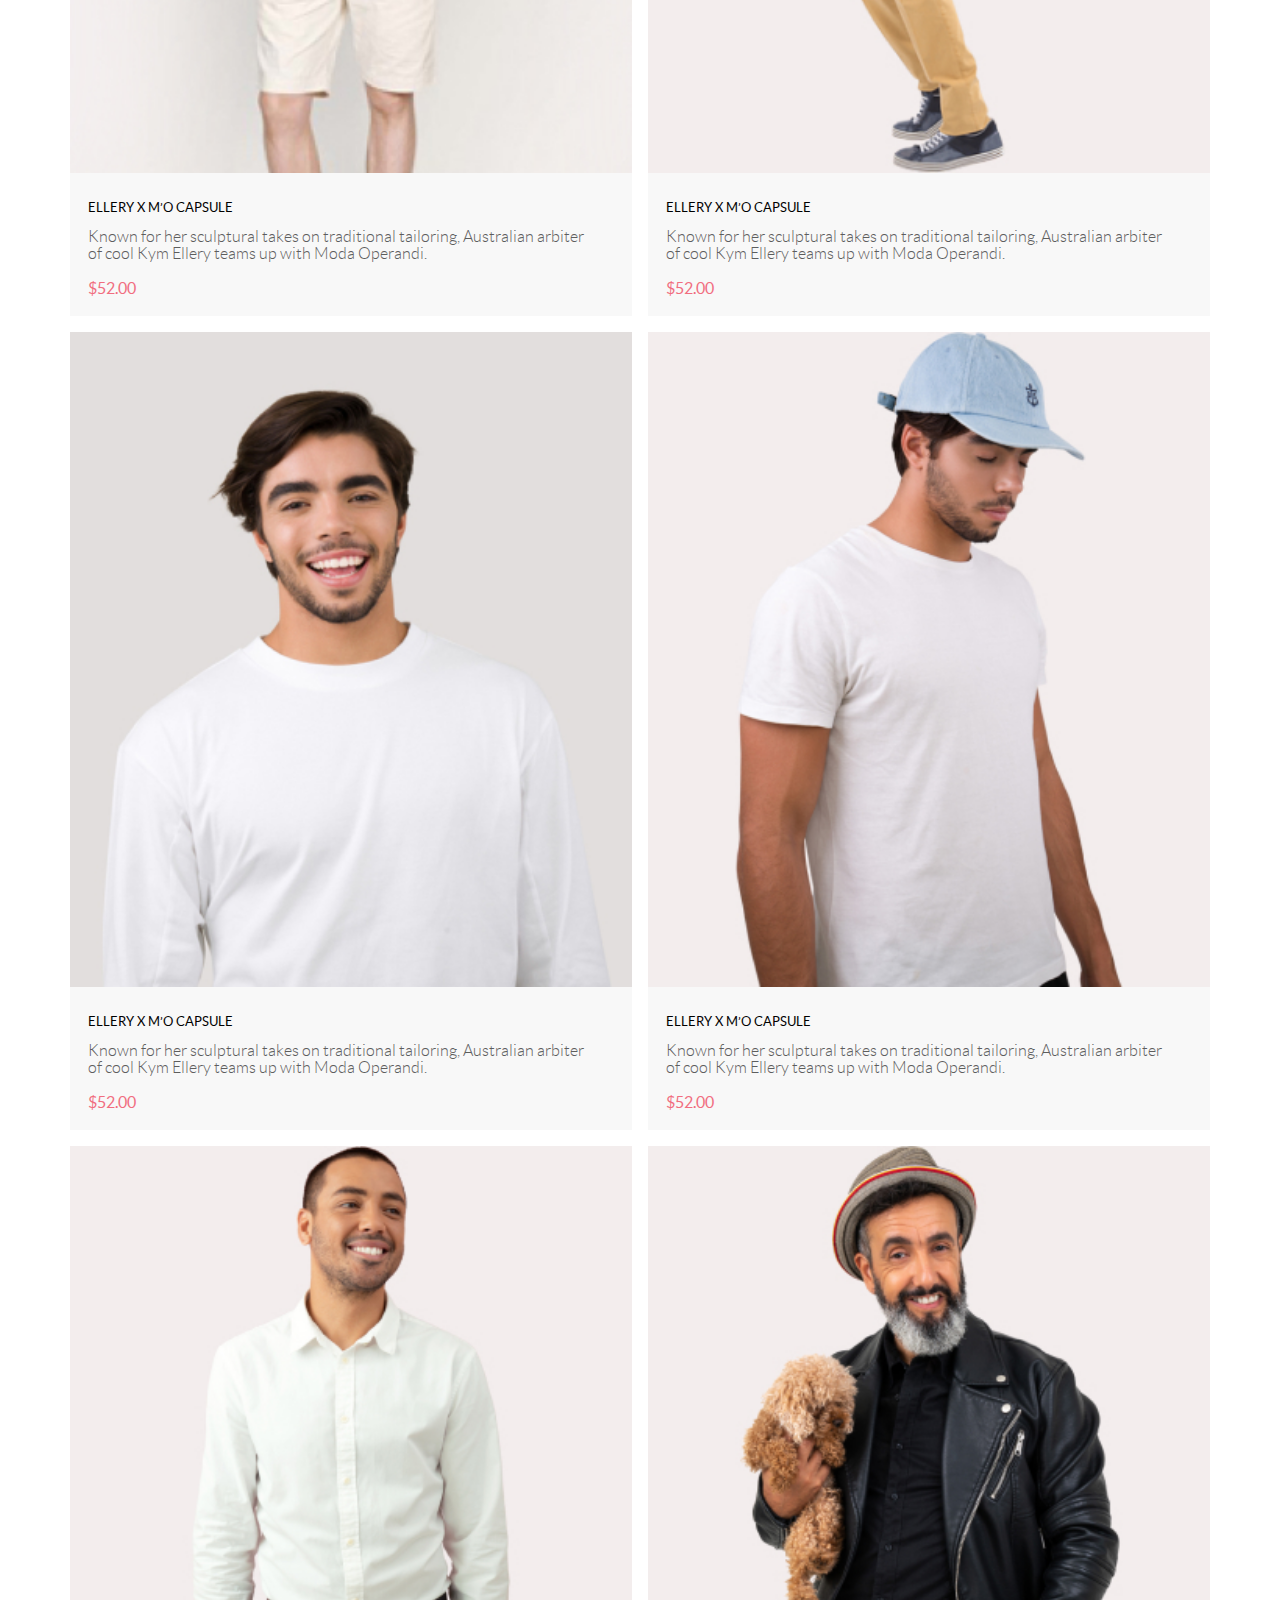
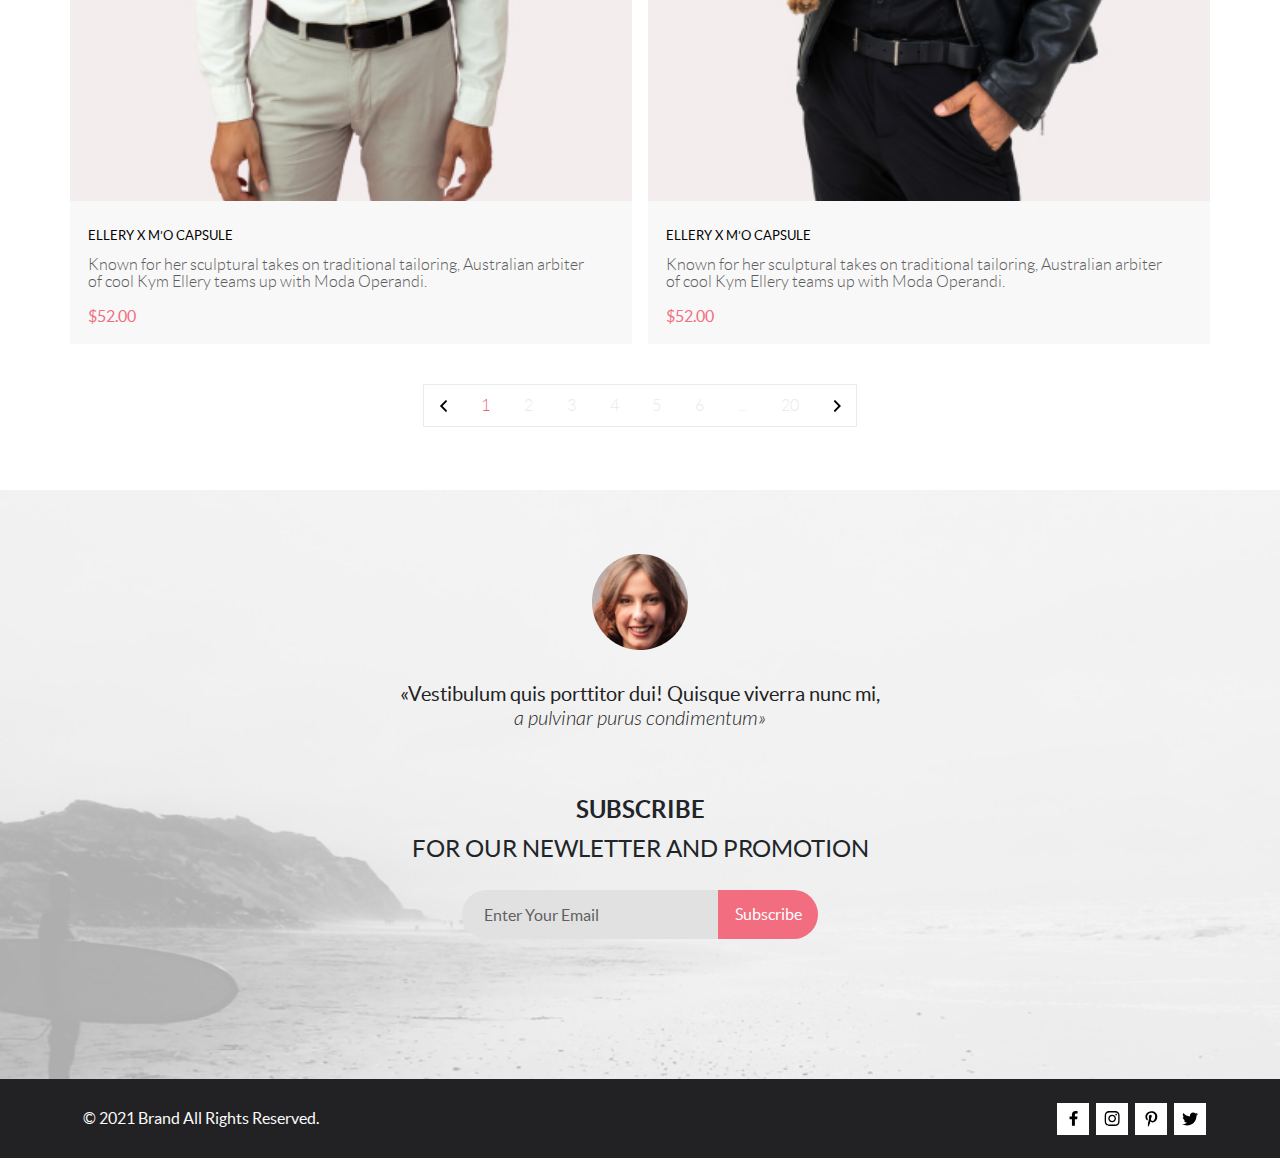
<file: catalog.html>
<!DOCTYPE html>
<html lang="en">

<head>
    <meta charset="UTF-8">
    <meta http-equiv="X-UA-Compatible" content="IE=edge">
    <meta name="viewport" content="width=device-width, initial-scale=1.0">
    <title>Catalog</title>
    <link rel="stylesheet" href="./css/all.css">
    <link rel="stylesheet" href="./css/bootstrap/bootstrap.css">
    <link rel="stylesheet" href="./css/style.css" />
</head>

<body>
    <header class="header">
        <div class="header__wrp container">
            <div class="header__logo-form-wrp">
                <a class="header__logo" href="index.html">
                    <svg class="header__logo-icon" width="44" height="38" viewBox="0 0 44 38"
                        xmlns="http://www.w3.org/2000/svg" xmlns:xlink="http://www.w3.org/1999/xlink">
                        <rect width="44" height="38" fill="url(#pattern0)" />
                        <defs>
                            <pattern id="pattern0" patternContentUnits="objectBoundingBox" width="1" height="1">
                                <use xlink:href="#image0_128_53" transform="scale(0.0227273 0.0263158)" />
                            </pattern>
                            <image id="image0_128_53" width="44" height="38"
                                xlink:href="[data-uri]" />
                        </defs>
                    </svg>
                </a>
                <div class="header__search">
                    <svg class="header__menu-icon" width="27" height="28">
                        <use xlink:href="img/sprite.svg#search"></use>
                    </svg>
                    <form class="header__search-form" action="#">
                        <input class="header__search-input" id="search" type="text" placeholder="Search for items">
                        <label class="visually-hidden" for="search">search</label>
                        <button class="header__search-button" type="submit">
                            <svg class="header__menu-icon" width="27" height="28">
                                <use xlink:href="img/sprite.svg#search"></use>
                            </svg>

                        </button>
                    </form>
                </div>
            </div>
            <div class="header__menu">
                <button class="header__menu-btn" type="button" id="burger">
                    <svg class="header__menu-icon" width="32" height="23">
                        <use xlink:href="img/sprite.svg#burger-icon"></use>
                    </svg>
                </button>
                <a class="header__link" href="registration.html">
                    <svg class="header__menu-icon" width="29" height="29">
                        <use xlink:href="img/sprite.svg#registration"></use>
                    </svg></a>
                <a class="header__link" href="cart.html">
                    <svg class="header__menu-icon" width="33" height="29">
                        <use xlink:href="img/sprite.svg#cart"></use>
                    </svg></a>
            </div>
        </div>
        <div id="header-shadow" class="header__shadow"> </div>
        <nav id="menu" class="header__nav">
            <div class="header__nav-wrp">
                <button class="header__nav-cross" type="button">
                    <svg class="header__nav-cross-icon" width="13" height="13">
                        <use xlink:href="img/sprite.svg#cross"></use>
                    </svg>
                </button>
                <h2 class="header__nav-title">menu</h2>
                <ul class="header__nav-list">
                    <li class="header__nav-item nav-item">
                        <a class="nav-item__title" href="catalog.html">man</a>
                        <ul class="nav-item__list">
                            <li><a class="nav-item__link" href="#">Bags</a></li>
                            <li><a class="nav-item__link" href="#">Denim</a></li>
                            <li><a class="nav-item__link" href="#">T-Shirts</a></li>
                            <li><a class="nav-item__link" href="#">Accessories</a></li>
                        </ul>
                    </li>
                    <li class="header__nav-item nav-item">
                        <a class="nav-item__title" href="catalog.html">woman</a>
                        <ul class="nav-item__list">
                            <li><a class="nav-item__link" href="#">Accessories</a></li>
                            <li>
                                <a class="nav-item__link" href="#">Jackets &amp;&nbsp;Coats</a>
                            </li>
                            <li><a class="nav-item__link" href="#">Polos</a></li>
                            <li><a class="nav-item__link" href="#">T-Shirts</a></li>
                            <li><a class="nav-item__link" href="#">Shirts</a></li>
                        </ul>
                    </li>
                    <li class="header__nav-item nav-item">
                        <a class="nav-item__title" href="catalog.html">kids</a>
                        <ul class="nav-item__list">
                            <li>
                                <a class="nav-item__link" href="#">Jackets &amp;&nbsp;Coats</a>
                            </li>
                            <li><a class="nav-item__link" href="#">Accessories</a></li>
                            <li><a class="nav-item__link" href="#">Polos</a></li>
                            <li><a class="nav-item__link" href="#">T-Shirts</a></li>
                            <li><a class="nav-item__link" href="#">Shirts</a></li>
                            <li><a class="nav-item__link" href="#">Bags</a></li>
                        </ul>
                    </li>
                </ul>
            </div>
        </nav>
    </header>

    <main>
        <section class="page">
            <div class="container page__product">
                <h1 class="page-title">new arrivals</h1>
                <nav aria-label="breadcrumb">
                    <h2 class="visually-hidden">breadcrumb</h2>
                    <ol class="product__breadcrumb">
                        <li class="product__breadcrumb-item"><a href="index.html">home</a></li>
                        <li class="product__breadcrumb-item"><a href="catalog.html">men</a></li>
                        <li class="product__breadcrumb-item active" aria-current="page">new arrivals</li>
                    </ol>
                </nav>
            </div>
        </section>
        <section class="catalog container">
            <h2 class="visually-hidden">catalog</h2>
            <div class="catalog__menu">
                <fieldset>
                    <legend class="visually-hidden">filter</legend>
                    <button class="filter-btn" type="button" id="filter">
                        <span class="filter-btn_wrp">filter</span>
                        <svg width="15" height="10">
                            <use xlink:href="img/sprite.svg#filter-button"></use>
                        </svg>
                    </button>
                    <button class="filter-btn_mobile" type="button" id="filter-mobile">
                        <svg width="37" height="25">
                            <use xlink:href="img/sprite.svg#filter-button"></use>
                        </svg>
                    </button>
                    <nav class="catalog__filter filter" id="list">
                        <h3 class="visually-hidden">filter</h3>
                        <ul class="filter-list">
                            <li>
                                <button class="filter-list-btn">category</button>
                                <ul class="filter-list__items">
                                    <li><a class="filter-list__link" href="#">Accessories</a></li>
                                    <li><a class="filter-list__link" href="#">Bags</a></li>
                                    <li><a class="filter-list__link" href="#">Denim</a></li>
                                    <li><a class="filter-list__link" href="#">Hoodies &amp;&nbsp;Sweatshirts</a></li>
                                    <li><a class="filter-list__link" href="#">Jackets &amp;&nbsp;Coats</a></li>
                                    <li><a class="filter-list__link" href="#">Polos</a></li>
                                    <li><a class="filter-list__link" href="#">Shirts</a></li>
                                    <li><a class="filter-list__link" href="#">Shoes</a></li>
                                    <li><a class="filter-list__link" href="#">Sweaters &amp;&nbsp;Knits</a></li>
                                    <li><a class="filter-list__link" href="#">T-Shirts</a></li>
                                    <li><a class="filter-list__link" href="#">Tanks</a></li>
                                </ul>
                            </li>
                            <li class="filter-list">
                                <button class="filter-list-btn">brand</button>
                            </li>
                            <li class="filter-list"><button class="filter-list-btn">designer</button></li>
                        </ul>
                    </nav>
                </fieldset>
                <fieldset class="catalog__dropdown">
                    <legend class="visually-hidden">dropdown</legend>
                    <div class="catalog__dropdown-group">
                        <h3 class="visually-hidden">trending now</h3>
                        <div class="catalog__dropdown-btn">
                            <input class="catalog__dropdown-input" type="checkbox" id="trend">
                            <label for="trend">trending now
                                <svg class="catalog__dropdown-shevron" width="11" height="6">
                                    <use xlink:href="img/sprite.svg#shevron-down"></use>
                                </svg>
                            </label>
                            <form action="#" class="catalog__dropdown-menu">
                                <ul class="catalog__dropdown-items">
                                    <li class="catalog__dropdown-item">
                                        <input type="checkbox" id="trend1" name="trend1" value="trend">
                                        <label for="trend1">red</label>
                                    </li>
                                    <li class="catalog__dropdown-item">
                                        <input type="checkbox" id="trend2" name="trend2" value="trend">
                                        <label for="trend2">blue</label>
                                    </li>
                                    <li class="catalog__dropdown-item">
                                        <input type="checkbox" id="trend3" name="trend3" value="trend">
                                        <label for="trend3">white</label>
                                    </li>
                                    <li class="catalog__dropdown-item">
                                        <input type="checkbox" id="trend4" name="trend4" value="trend">
                                        <label for="trend4">red</label>
                                    </li>
                                    <li class="catalog__dropdown-item">
                                        <input type="checkbox" id="trend5" name="trend5" value="trend">
                                        <label for="trend5">dark gray</label>
                                    </li>
                                </ul>
                            </form>
                        </div>
                    </div>
                    <div class="catalog__dropdown-group">
                        <h3 class="visually-hidden">size</h3>
                        <div class="catalog__dropdown-btn">
                            <input class="catalog__dropdown-input" type="checkbox" id="size">
                            <label for="size">size
                                <svg class="catalog__dropdown-shevron" width="11" height="6">
                                    <use xlink:href="img/sprite.svg#shevron-down"></use>
                                </svg>
                            </label>
                            <form action="#" class="catalog__dropdown-menu">
                                <ul class="catalog__dropdown-items">
                                    <li class="catalog__dropdown-item">
                                        <input type="checkbox" id="sizexs" name="sizexs" value="size">
                                        <label for="sizexs">xs</label>
                                    </li>
                                    <li class="catalog__dropdown-item">
                                        <input type="checkbox" id="sizes" name="sizes" value="size">
                                        <label for="sizes">s</label>
                                    </li>
                                    <li class="catalog__dropdown-item">
                                        <input type="checkbox" id="sizem" name="sizem" value="size">
                                        <label for="sizem">m</label>
                                    </li>
                                    <li class="catalog__dropdown-item">
                                        <input type="checkbox" id="sizel" name="sizel" value="size">
                                        <label for="sizel">l</label>
                                    </li>
                                    <li class="catalog__dropdown-item">
                                        <input type="checkbox" id="sizexl" name="sizexl" value="size">
                                        <label for="sizexl">xl</label>
                                    </li>
                                </ul>
                            </form>
                        </div>
                    </div>
                    <div class="catalog__dropdown-group">
                        <h3 class="visually-hidden">price</h3>
                        <div class="catalog__dropdown-btn">
                            <input class="catalog__dropdown-input" type="checkbox" id="price">
                            <label for="price">price
                                <svg class="catalog__dropdown-shevron" width="11" height="6">
                                    <use xlink:href="img/sprite.svg#shevron-down"></use>
                                </svg>
                            </label>
                            <form action="#" class="catalog__dropdown-menu">
                                <ul class="catalog__dropdown-items">
                                    <li class="catalog__dropdown-item">
                                        <input class="catalog__dropdown-item" type="checkbox" id="price1" name="price1"
                                            value="price">
                                        <label for="price1">0-10$</label></label>
                                    </li>
                                    <li class="catalog__dropdown-item">
                                        <input type="checkbox" id="price2" name="price2" value="price">
                                        <label for="price2">10-50$</label>
                                    </li>
                                    <li class="catalog__dropdown-item">
                                        <input type="checkbox" id="price3" name="price3" value="price">
                                        <label for="price3">50-100$</label>
                                    </li>
                                    <li class="catalog__dropdown-item">
                                        <input type="checkbox" id="price4" name="price4" value="price">
                                        <label for="price4">100-150$</label>
                                    </li>
                                    <li class="catalog__dropdown-item">
                                        <input type="checkbox" id="price5" name="price5" value="price">
                                        <label for="price5">150-200$</label>
                                    </li>
                                    <li class="catalog__dropdown-item">
                                        <input type="checkbox" id="price6" name="price6" value="price">
                                        <label for="price6">200-250$</label>
                                    </li>
                                    <li class="catalog__dropdown-item">
                                        <input type="checkbox" id="price7" name="price7" value="price">
                                        <label for="price7">250-300$</label>
                                    </li>
                                    <li class="catalog__dropdown-item">
                                        <input type="checkbox" id="price8" name="price8" value="price">
                                        <label for="price8">>300$</label>
                                    </li>
                                </ul>
                            </form>
                        </div>
                    </div>
                </fieldset>
            </div>
            <ul class="catalog__grid">
                <li class="catalog__item">
                    <div class="catalog__item-wrp">
                        <img class="catalog__item-img" src="./img/product-1.jpg" alt="product-1" width="360" height="420" />
                        <div class="catalog__item-overlay"> </div>
                        <div class="catalog__item-button_wrp">
                            <button class="catalog__item-button" type="button">Add to&nbsp;Cart</button>
                        </div>
                    </div>
                    <h3 class="catalog__item-title">
                        ellery x&nbsp;m&rsquo;o capsule
                    </h3>
                    <p class="catalog__item-text">
                        Known for her sculptural takes on&nbsp;traditional tailoring,
                        Australian arbiter of&nbsp;cool Kym Ellery teams up&nbsp;with Moda
                        Operandi.
                    </p>
                    <p class="catalog__item-price">$52.00</p>
                </li>
                <li class="catalog__item">
                    <div class="catalog__item-wrp">
                        <img class="catalog__item-img" src="./img/product-2-2.jpg" alt="product-2"  width="360" height="420"  />
                        <div class="catalog__item-overlay"> </div>
                        <div class="catalog__item-button_wrp">
                            <button class="catalog__item-button" type="button">Add to&nbsp;Cart</button>
                        </div>
                    </div>
                    <h3 class="catalog__item-title">
                        ellery x&nbsp;m&rsquo;o capsule
                    </h3>
                    <p class="catalog__item-text">
                        Known for her sculptural takes on&nbsp;traditional tailoring,
                        Australian arbiter of&nbsp;cool Kym Ellery teams up&nbsp;with Moda
                        Operandi.
                    </p>
                    <p class="catalog__item-price">$52.00</p>
                </li>
                <li class="catalog__item">
                    <div class="catalog__item-wrp">
                        <img class="catalog__item-img" src="./img/product-3.jpg" alt="product-3"  width="360" height="420" />
                        <div class="catalog__item-overlay"> </div>
                        <div class="catalog__item-button_wrp">
                            <button class="catalog__item-button" type="button">Add to&nbsp;Cart</button>
                        </div>
                    </div>
                    <h3 class="catalog__item-title">
                        ellery x&nbsp;m&rsquo;o capsule
                    </h3>
                    <p class="catalog__item-text">
                        Known for her sculptural takes on&nbsp;traditional tailoring,
                        Australian arbiter of&nbsp;cool Kym Ellery teams up&nbsp;with Moda
                        Operandi.
                    </p>
                    <p class="catalog__item-price">$52.00</p>
                </li>
                <li class="catalog__item">
                    <div class="catalog__item-wrp">
                        <img class="catalog__item-img" src="./img/product-4.jpg" alt="product-4"  width="360" height="420"/>
                        <div class="catalog__item-overlay"> </div>
                        <div class="catalog__item-button_wrp">
                            <button class="catalog__item-button" type="button">Add to&nbsp;Cart</button>
                        </div>
                    </div>
                    <h3 class="catalog__item-title">
                        ellery x&nbsp;m&rsquo;o capsule
                    </h3>
                    <p class="catalog__item-text">
                        Known for her sculptural takes on&nbsp;traditional tailoring,
                        Australian arbiter of&nbsp;cool Kym Ellery teams up&nbsp;with Moda
                        Operandi.
                    </p>
                    <p class="catalog__item-price">$52.00</p>
                </li>
                <li class="catalog__item">
                    <div class="catalog__item-wrp">
                        <img class="catalog__item-img" src="./img/product-5-2.jpg" alt="product-5"  width="360" height="420"/>
                        <div class="catalog__item-overlay"> </div>
                        <div class="catalog__item-button_wrp">
                            <button class="catalog__item-button" type="button">Add to&nbsp;Cart</button>
                        </div>
                    </div>
                    <h3 class="catalog__item-title">
                        ellery x&nbsp;m&rsquo;o capsule
                    </h3>
                    <p class="catalog__item-text">
                        Known for her sculptural takes on&nbsp;traditional tailoring,
                        Australian arbiter of&nbsp;cool Kym Ellery teams up&nbsp;with Moda
                        Operandi.
                    </p>
                    <p class="catalog__item-price">$52.00</p>
                </li>
                <li class="catalog__item">
                    <div class="catalog__item-wrp">
                        <img class="catalog__item-img" src="./img/product-6-2.jpg" alt="product-6"  width="360" height="420"/>
                        <div class="catalog__item-overlay"> </div>
                        <div class="catalog__item-button_wrp">
                            <button class="catalog__item-button" type="button">Add to&nbsp;Cart</button>
                        </div>
                    </div>
                    <h3 class="catalog__item-title">
                        ellery x&nbsp;m&rsquo;o capsule
                    </h3>
                    <p class="catalog__item-text">
                        Known for her sculptural takes on&nbsp;traditional tailoring,
                        Australian arbiter of&nbsp;cool Kym Ellery teams up&nbsp;with Moda
                        Operandi.
                    </p>
                    <p class="catalog__item-price">$52.00</p>
                </li>
                <li class="catalog__item">
                    <div class="catalog__item-wrp">
                        <img class="catalog__item-img" src="./img/product-7.jpg" alt="product-7"  width="360" height="420"/>
                        <div class="catalog__item-overlay"> </div>
                        <div class="catalog__item-button_wrp">
                            <button class="catalog__item-button" type="button">Add to&nbsp;Cart</button>
                        </div>
                    </div>
                    <h3 class="catalog__item-title">
                        ellery x&nbsp;m&rsquo;o capsule
                    </h3>
                    <p class="catalog__item-text">
                        Known for her sculptural takes on&nbsp;traditional tailoring,
                        Australian arbiter of&nbsp;cool Kym Ellery teams up&nbsp;with Moda
                        Operandi.
                    </p>
                    <p class="catalog__item-price">$52.00</p>
                </li>
                <li class="catalog__item">
                    <div class="catalog__item-wrp">
                        <img class="catalog__item-img" src="./img/product-8.jpg" alt="product-8"  width="360" height="420"/>
                        <div class="catalog__item-overlay"> </div>
                        <div class="catalog__item-button_wrp">
                            <button class="catalog__item-button" type="button">Add to&nbsp;Cart</button>
                        </div>
                    </div>
                    <h3 class="catalog__item-title">
                        ellery x&nbsp;m&rsquo;o capsule
                    </h3>
                    <p class="catalog__item-text">
                        Known for her sculptural takes on&nbsp;traditional tailoring,
                        Australian arbiter of&nbsp;cool Kym Ellery teams up&nbsp;with Moda
                        Operandi.
                    </p>
                    <p class="catalog__item-price">$52.00</p>
                </li>
                <li class="catalog__item">
                    <div class="catalog__item-wrp">
                        <img class="catalog__item-img" src="./img/product-9.jpg" alt="product-9"  width="360" height="420"/>
                        <div class="catalog__item-overlay"> </div>
                        <div class="catalog__item-button_wrp">
                            <button class="catalog__item-button" type="button">Add to&nbsp;Cart</button>
                        </div>
                    </div>
                    <h3 class="catalog__item-title">
                        ellery x&nbsp;m&rsquo;o capsule
                    </h3>
                    <p class="catalog__item-text">
                        Known for her sculptural takes on&nbsp;traditional tailoring,
                        Australian arbiter of&nbsp;cool Kym Ellery teams up&nbsp;with Moda
                        Operandi.
                    </p>
                    <p class="catalog__item-price">$52.00</p>
                </li>
            </ul>
            <div class="center">
                <div class="catalog__pagination">
                    <a class="catalog__pagination-link" href="#">
                        <img src="./img/pagination-arrow-left.svg" alt="arrow-left" width="8" height="14">
                    </a>
                    <a class="catalog__pagination-link active" href="#">1</a>
                    <a class="catalog__pagination-link" href="#">2</a>
                    <a class="catalog__pagination-link" href="#">3</a>
                    <a class="catalog__pagination-link" href="#">4</a>
                    <a class="catalog__pagination-link" href="#">5</a>
                    <a class="catalog__pagination-link" href="#">6</a>
                    <a class="catalog__pagination-link" href="#">...</a>
                    <a class="catalog__pagination-link" href="#">20</a>
                    <a class="catalog__pagination-link" href="#">
                        <img src="./img/pagination-arrow-right.svg" alt="arrow-right" width="8" height="14">
                    </a>
                </div>
            </div>
        </section>
    </main>

    <footer class="footer">
        <div class="footer__subscribe">
            <div class="footer__subscribe-wrp container">
                <div class="footer__subscribe-creator">
                    <img class="footer__subscribe-img" src="./img/creator.png" alt="creator" width="96" height="96" />
                    <blockquote class="footer__subscribe-quote">
                        &laquo;Vestibulum quis porttitor dui! Quisque viverra
                        nunc&nbsp;mi,
                        <span class="footer__subscribe-quote_italics">
                            a&nbsp;pulvinar purus condimentum&raquo;</span>
                    </blockquote>
                </div>
                <form class="footer__subscribe-form" action="#">
                    <h2 class="footer__subscribe-title">
                        <span class="footer__subscribe-title_bold"> subscribe </span> for
                        our newletter and promotion
                    </h2>
                    <div class="footer__subscribe-form_wrp">
                        <input class="footer__subscribe-input" id="subscribe-email" type="email"
                            placeholder="Enter Your Email" />
                        <label class="visually-hidden" for="subscribe-email">subscribe</label>
                        <button class="footer__subscribe-button" type="submit">
                            Subscribe
                        </button>
                    </div>
                </form>
            </div>
        </div>
        <div class="footer__bottom">
            <div class="footer__bottom-wrp container">
                <p class="footer__rights">
                    &copy;&nbsp;2021 Brand All Rights Reserved.
                </p>
                <div class="footer__social-networks">
                    <h2 class="visually-hidden">
                        social networks
                    </h2>
                    <ul class="footer__social-networks-list">
                        <li class="footer__social-networks-item">
                            <a class="footer__social-networks-link" href="https://www.facebook.com/" target="_blank">
                                <svg class="footer__social-networks-icon" width="9" height="15">
                                    <use xlink:href="img/sprite.svg#facebook"></use>
                                </svg>
                            </a>
                        </li>
                        <li class="footer__social-networks-item">
                            <a class="footer__social-networks-link" href="https://www.instagram.com/" target="_blank">
                                <svg class="footer__social-networks-icon" width="16" height="15">
                                    <use xlink:href="img/sprite.svg#instagram"></use>
                                </svg></a>
                        </li>
                        <li class="footer__social-networks-item">
                            <a class="footer__social-networks-link" href="https://www.pinterest.ru/" target="_blank">
                                <svg class="footer__social-networks-icon" width="13" height="16">
                                    <use xlink:href="img/sprite.svg#pinterest"></use>
                                </svg>
                            </a>
                        </li>
                        <li class="footer__social-networks-item">
                            <a class="footer__social-networks-link" href="https://twitter.com/?lang=ru" target="_blank">
                                <svg class="footer__social-networks-icon" width="17" height="14">
                                    <use xlink:href="img/sprite.svg#twitter"></use>
                                </svg></a>
                        </li>
                    </ul>
                </div>
            </div>
        </div>
    </footer>

    <script src="./js/bootstrap.bundle.js"></script>
    <script src="./js/script.js"></script>
</body>

</html>
</file>
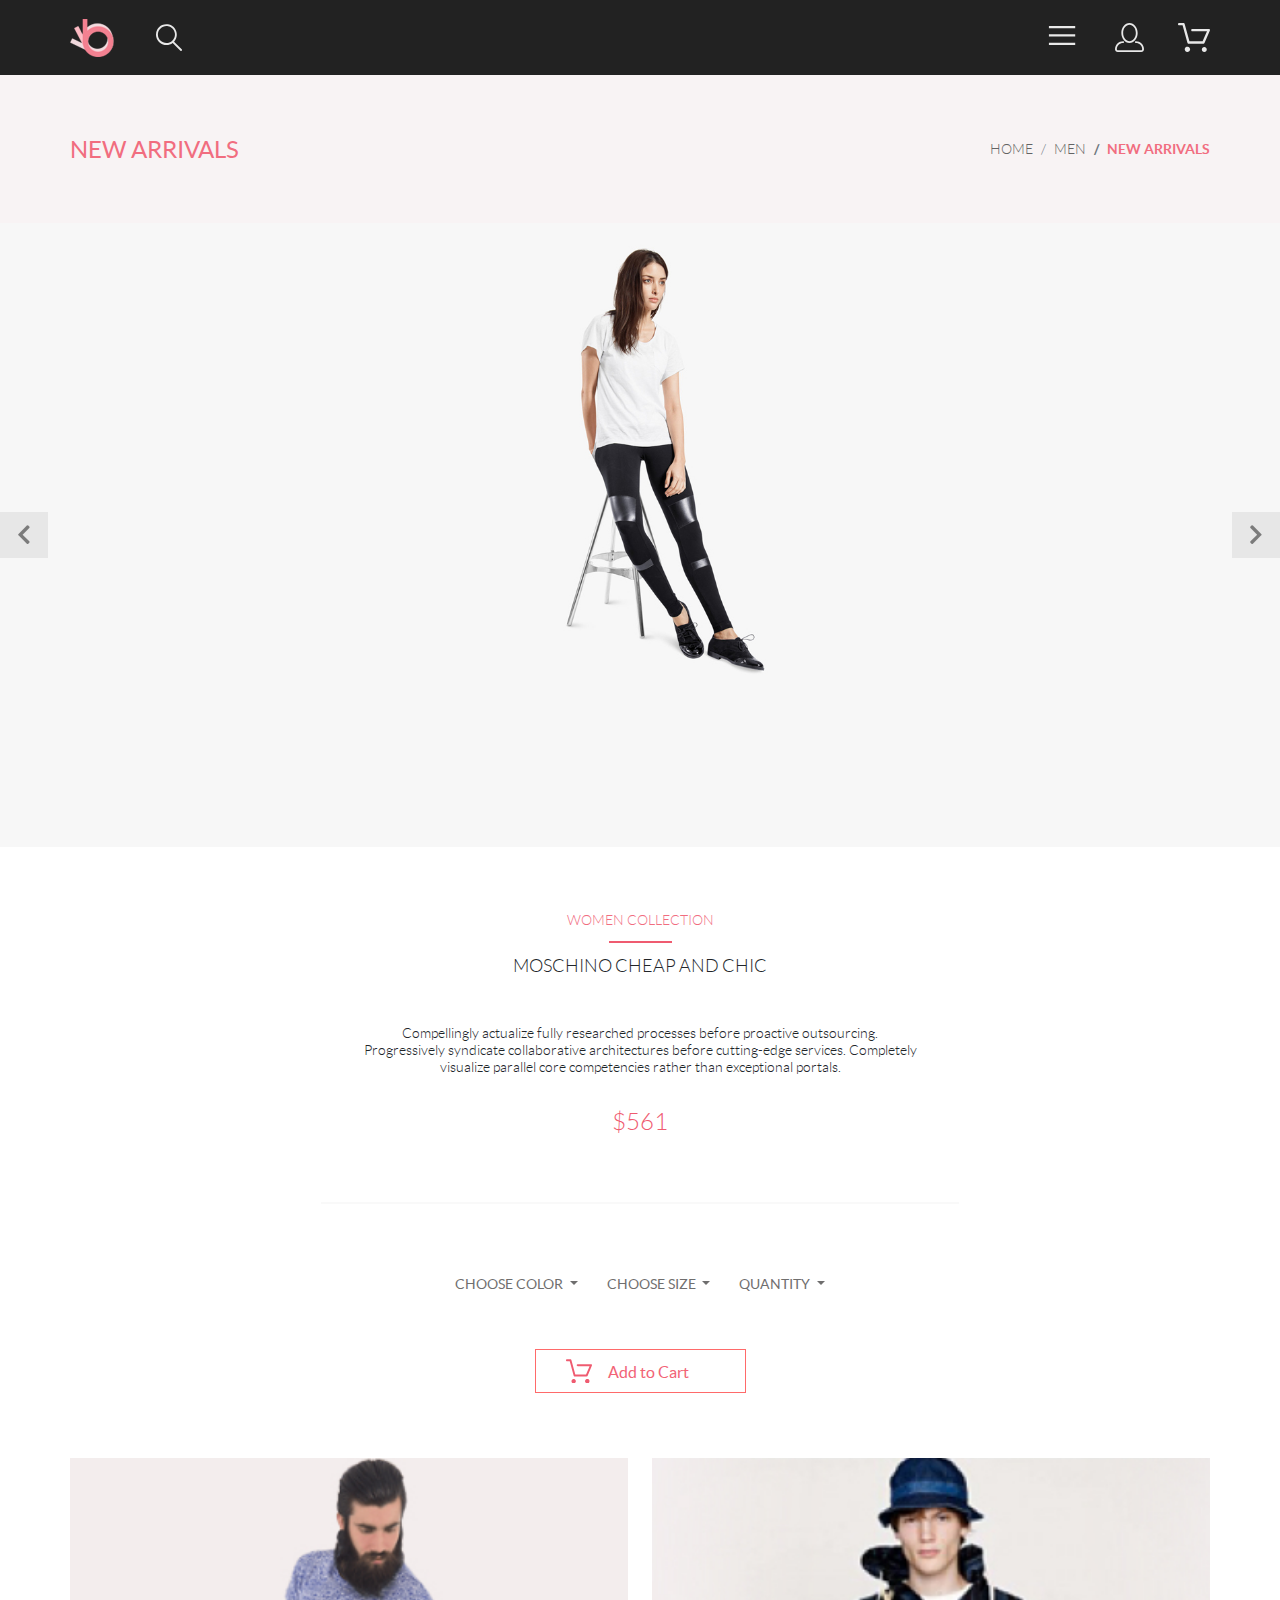
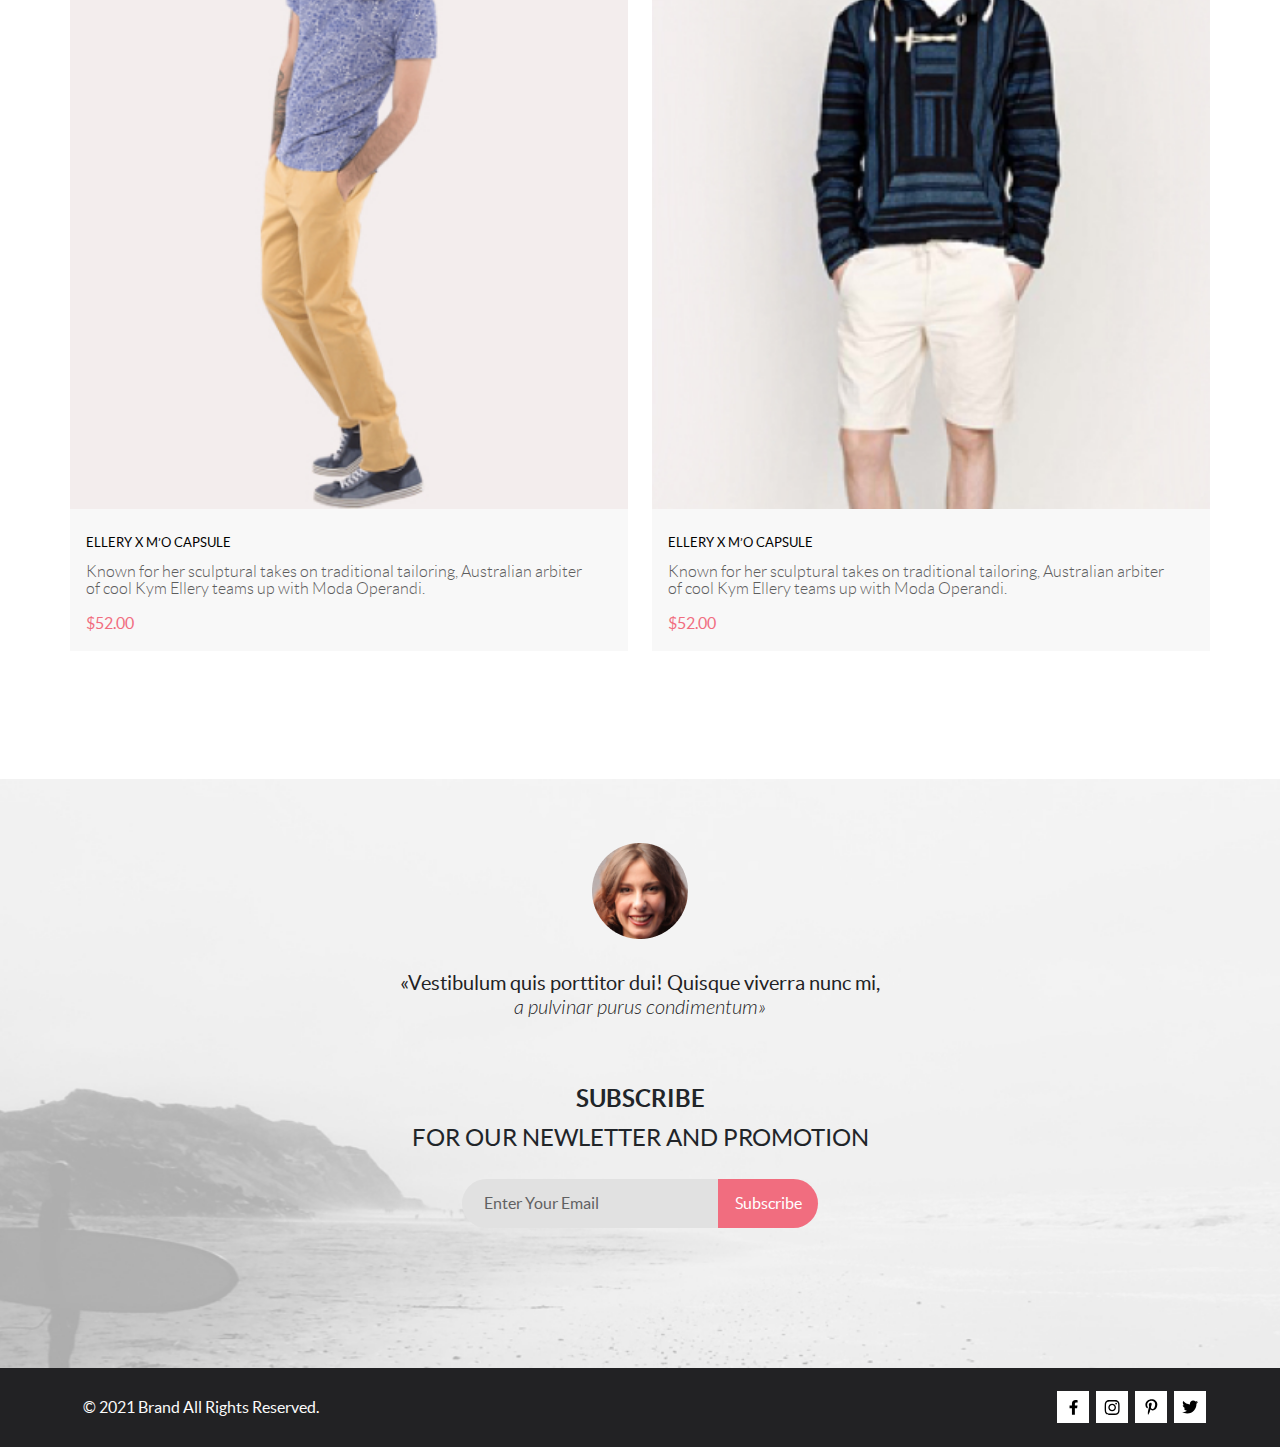
<file: product.html>
<!DOCTYPE html>
<html lang="en">

<head>
    <meta charset="UTF-8">
    <meta http-equiv="X-UA-Compatible" content="IE=edge">
    <meta name="viewport" content="width=device-width, initial-scale=1.0">
    <title>Product</title>
    <link rel="stylesheet" href="./css/all.css">
    <link rel="stylesheet" href="./css/bootstrap/bootstrap.css">
    <link rel="stylesheet" href="./css/style.css" />
</head>

<body>
    <header class="header">
        <div class="header__wrp container">
            <div class="header__logo-form-wrp">
                <a class="header__logo" href="index.html">
                    <svg class="header__logo-icon" width="44" height="38" viewBox="0 0 44 38"
                        xmlns="http://www.w3.org/2000/svg" xmlns:xlink="http://www.w3.org/1999/xlink">
                        <rect width="44" height="38" fill="url(#pattern0)" />
                        <defs>
                            <pattern id="pattern0" patternContentUnits="objectBoundingBox" width="1" height="1">
                                <use xlink:href="#image0_128_53" transform="scale(0.0227273 0.0263158)" />
                            </pattern>
                            <image id="image0_128_53" width="44" height="38"
                                xlink:href="[data-uri]" />
                        </defs>
                    </svg>
                </a>
                <div class="header__search">
                    <svg class="header__menu-icon" width="27" height="28">
                        <use xlink:href="img/sprite.svg#search"></use>
                    </svg>
                    <form class="header__search-form" action="#">
                        <input class="header__search-input" id="search" type="text" placeholder="Search for items">
                        <label class="visually-hidden" for="search">search</label>
                        <button class="header__search-button" type="submit">
                            <svg class="header__menu-icon" width="27" height="28">
                                <use xlink:href="img/sprite.svg#search"></use>
                            </svg>

                        </button>
                    </form>
                </div>
            </div>
            <div class="header__menu">
                <button class="header__menu-btn" type="button" id="burger">
                    <svg class="header__menu-icon" width="32" height="23">
                        <use xlink:href="img/sprite.svg#burger-icon"></use>
                    </svg>
                </button>
                <a class="header__link" href="registration.html">
                    <svg class="header__menu-icon" width="29" height="29">
                        <use xlink:href="img/sprite.svg#registration"></use>
                    </svg></a>
                <a class="header__link" href="cart.html">
                    <svg class="header__menu-icon" width="33" height="29">
                        <use xlink:href="img/sprite.svg#cart"></use>
                    </svg></a>
            </div>
        </div>
        <div id="header-shadow" class="header__shadow"> </div>
        <nav id="menu" class="header__nav">
            <div class="header__nav-wrp">
                <button class="header__nav-cross" type="button">
                    <svg class="header__nav-cross-icon" width="13" height="13">
                        <use xlink:href="img/sprite.svg#cross"></use>
                    </svg>
                </button>
                <h2 class="header__nav-title">menu</h2>
                <ul class="header__nav-list">
                    <li class="header__nav-item nav-item">
                        <a class="nav-item__title" href="catalog.html">man</a>
                        <ul class="nav-item__list">
                            <li><a class="nav-item__link" href="#">Bags</a></li>
                            <li><a class="nav-item__link" href="#">Denim</a></li>
                            <li><a class="nav-item__link" href="#">T-Shirts</a></li>
                            <li><a class="nav-item__link" href="#">Accessories</a></li>
                        </ul>
                    </li>
                    <li class="header__nav-item nav-item">
                        <a class="nav-item__title" href="catalog.html">woman</a>
                        <ul class="nav-item__list">
                            <li><a class="nav-item__link" href="#">Accessories</a></li>
                            <li>
                                <a class="nav-item__link" href="#">Jackets &amp;&nbsp;Coats</a>
                            </li>
                            <li><a class="nav-item__link" href="#">Polos</a></li>
                            <li><a class="nav-item__link" href="#">T-Shirts</a></li>
                            <li><a class="nav-item__link" href="#">Shirts</a></li>
                        </ul>
                    </li>
                    <li class="header__nav-item nav-item">
                        <a class="nav-item__title" href="catalog.html">kids</a>
                        <ul class="nav-item__list">
                            <li>
                                <a class="nav-item__link" href="#">Jackets &amp;&nbsp;Coats</a>
                            </li>
                            <li><a class="nav-item__link" href="#">Accessories</a></li>
                            <li><a class="nav-item__link" href="#">Polos</a></li>
                            <li><a class="nav-item__link" href="#">T-Shirts</a></li>
                            <li><a class="nav-item__link" href="#">Shirts</a></li>
                            <li><a class="nav-item__link" href="#">Bags</a></li>
                        </ul>
                    </li>
                </ul>
            </div>
        </nav>
    </header>

    <main>
        <div class="product">
            <!--bootstrap breadcrumb-->
            <section class="page">
                <div class="container page__product">
                    <h1 class="page-title">new arrivals</h1>
                    <nav aria-label="breadcrumb">
                        <h2 class="visually-hidden">breadcrumb</h2>
                        <ol class="product__breadcrumb">
                            <li class="product__breadcrumb-item"><a href="index.html">home</a></li>
                            <li class="product__breadcrumb-item"><a href="#">men</a></li>
                            <li class="product__breadcrumb-item active" aria-current="page">new arrivals</li>
                        </ol>
                    </nav>
                </div>
            </section>
            <!-- bootstrap carousel -->
            <section class="product__carousel">
                <h2 class="visually-hidden">carousel</h2>
                <div id="carouselExampleFade" class="carousel slide carousel-fade" data-bs-ride="carousel">
                    <div class="carousel-inner">
                        <div class="carousel-item active carousel-item-wrp">
                            <img src="./img/slider.jpg" class="d-block carousel-item__img" alt="slider-image"
                                width="597" height="724">
                        </div>
                        <div class="carousel-item carousel-item-wrp">
                            <img src="./img/slider.jpg" class="d-block  carousel-item__img" alt="slider-image"
                                width="597" height="724">
                        </div>
                        <div class="carousel-item carousel-item-wrp">
                            <img src="./img/slider.jpg" class="d-block carousel-item__img" alt="slider-image"
                                width="597" height="724">
                        </div>
                    </div>
                    <button class="carousel-control-prev carousel-control-wrp" type="button"
                        data-bs-target="#carouselExampleFade" data-bs-slide="prev">
                        <i class="fas fa-chevron-left fas-wrp"></i>
                        <span class="visually-hidden">Previous</span>
                    </button>
                    <button class="carousel-control-next carousel-control-wrp" type="button"
                        data-bs-target="#carouselExampleFade" data-bs-slide="next">
                        <i class="fas fa-chevron-right fas-wrp"></i>
                        <span class="visually-hidden">Next</span>
                    </button>
                </div>
            </section>
            <!-- bootstrap dropdowns -->
            <section class="product__item container">
                <h2 class="product__item-title">women collection</h2>
                <hr class="product__item-title-hr">
                <h3 class="product__item-subtitle">moschino cheap and chic</h3>
                <p class="product__item-description">Compellingly actualize fully researched processes before proactive
                    outsourcing. Progressively syndicate collaborative architectures before cutting-edge services.
                    Completely visualize parallel core competencies rather than exceptional portals.</p>
                <p class="product__item-price">$561</p>
                <hr class="product__item-hr">
                <div class="product__dropdown">
                    <div class="btn-group">
                        <button type="button" class="btn dropdown-button dropdown-toggle" data-bs-toggle="dropdown"
                            aria-expanded="false">
                            choose color
                        </button>
                        <ul class="dropdown-menu">
                            <li><a class="dropdown-item" href="#">red</a></li>
                            <li><a class="dropdown-item" href="#">blue</a></li>
                            <li><a class="dropdown-item" href="#">black</a></li>
                            <li><a class="dropdown-item" href="#">white</a></li>
                        </ul>
                    </div>
                    <div class="btn-group">
                        <button type="button" class="btn dropdown-button dropdown-toggle" data-bs-toggle="dropdown"
                            aria-expanded="false">
                            choose size
                        </button>
                        <ul class="dropdown-menu">
                            <li><a class="dropdown-item" href="#">xs</a></li>
                            <li><a class="dropdown-item" href="#">s</a></li>
                            <li><a class="dropdown-item" href="#">m</a></li>
                            <li><a class="dropdown-item" href="#">l</a></li>
                            <li><a class="dropdown-item" href="#">xl</a></li>
                        </ul>
                    </div>
                    <div class="btn-group">
                        <button type="button" class="btn dropdown-button dropdown-toggle" data-bs-toggle="dropdown"
                            aria-expanded="false">
                            quantity
                        </button>
                        <ul class="dropdown-menu">
                            <li><a class="dropdown-item" href="#">1</a></li>
                            <li><a class="dropdown-item" href="#">2</a></li>
                            <li><a class="dropdown-item" href="#">3</a></li>
                            <li><a class="dropdown-item" href="#">4</a></li>
                            <li><a class="dropdown-item" href="#">5</a></li>
                            <li><a class="dropdown-item" href="#">6</a></li>
                            <li><a class="dropdown-item" href="#">7</a></li>
                            <li><a class="dropdown-item" href="#">8</a></li>
                        </ul>
                    </div>
                </div>
                <button class="product__item-button" type="button">Add to Cart</button>
            </section>
            <!--bootstrap grid-->
            <section class="product__grid">
                <h2 class="visually-hidden">products</h2>
                <div class="container">
                    <div class="row">
                        <div class="col">
                            <div class="col-wrp"> <img class="product__grid-img" src="./img/product-4.jpg"
                                    alt="product-1" width="360" height="420" />
                                <div class="product__grid-info">
                                    <h3 class="product__grid-title">
                                        ellery x&nbsp;m&rsquo;o capsule
                                    </h3>
                                    <p class="product__grid-text">
                                        Known for her sculptural takes on&nbsp;traditional tailoring,
                                        Australian arbiter of&nbsp;cool Kym Ellery teams up&nbsp;with Moda
                                        Operandi.
                                    </p>
                                    <p class="product__grid-price">$52.00</p>
                                </div>
                            </div>
                        </div>
                        <div class="col">
                            <div class="col-wrp">
                                <img class="product__grid-img" src="./img/product-3.jpg" alt="product-2" width="360"
                                    height="420" />
                                <div class="product__grid-info">
                                    <h3 class="product__grid-title">
                                        ellery x&nbsp;m&rsquo;o capsule
                                    </h3>
                                    <p class="product__grid-text">
                                        Known for her sculptural takes on&nbsp;traditional tailoring,
                                        Australian arbiter of&nbsp;cool Kym Ellery teams up&nbsp;with Moda
                                        Operandi.
                                    </p>
                                    <p class="product__grid-price">$52.00</p>
                                </div>
                            </div>
                        </div>
                        <div class="col">
                            <div class="col-wrp">
                                <img class="product__grid-img" src="./img/product-6.jpg" alt="product-3" width="360"
                                    height="420" />
                                <div class="product__grid-info">
                                    <h3 class="product__grid-title">
                                        ellery x&nbsp;m&rsquo;o capsule
                                    </h3>
                                    <p class="product__grid-text">
                                        Known for her sculptural takes on&nbsp;traditional tailoring,
                                        Australian arbiter of&nbsp;cool Kym Ellery teams up&nbsp;with Moda
                                        Operandi.
                                    </p>
                                    <p class="product__grid-price">$52.00</p>
                                </div>
                            </div>
                        </div>
                    </div>
                </div>
            </section>
        </div>
    </main>

  <footer class="footer">
    <div class="footer__subscribe">
      <div class="footer__subscribe-wrp container">
        <div class="footer__subscribe-creator">
          <img class="footer__subscribe-img" src="./img/creator.png" alt="creator" width="96" height="96" />
          <blockquote class="footer__subscribe-quote">
            &laquo;Vestibulum quis porttitor dui! Quisque viverra
            nunc&nbsp;mi,
            <span class="footer__subscribe-quote_italics">
              a&nbsp;pulvinar purus condimentum&raquo;</span>
          </blockquote>
        </div>
        <form class="footer__subscribe-form" action="#">
          <h2 class="footer__subscribe-title">
            <span class="footer__subscribe-title_bold"> subscribe </span> for
            our newletter and promotion
          </h2>
          <div class="footer__subscribe-form_wrp">
            <input class="footer__subscribe-input" id="subscribe-email" type="email" placeholder="Enter Your Email" />
            <label class="visually-hidden" for="subscribe-email">subscribe</label>
            <button class="footer__subscribe-button" type="submit">
              Subscribe
            </button>
          </div>
        </form>
      </div>
    </div>
    <div class="footer__bottom">
      <div class="footer__bottom-wrp container">
        <p class="footer__rights">
          &copy;&nbsp;2021 Brand All Rights Reserved.
        </p>
        <div class="footer__social-networks">
          <h2 class="visually-hidden">
            social networks
          </h2>
          <ul class="footer__social-networks-list">
            <li class="footer__social-networks-item">
              <a class="footer__social-networks-link" href="https://www.facebook.com/" target="_blank">
                <svg class="footer__social-networks-icon" width="9" height="15">
                  <use xlink:href="img/sprite.svg#facebook"></use>
                </svg>
              </a>
            </li>
            <li class="footer__social-networks-item">
              <a class="footer__social-networks-link" href="https://www.instagram.com/" target="_blank">
                <svg class="footer__social-networks-icon" width="16" height="15">
                  <use xlink:href="img/sprite.svg#instagram"></use>
                </svg></a>
            </li>
            <li class="footer__social-networks-item">
              <a class="footer__social-networks-link" href="https://www.pinterest.ru/" target="_blank">
                <svg class="footer__social-networks-icon" width="13" height="16">
                  <use xlink:href="img/sprite.svg#pinterest"></use>
                </svg>
              </a>
            </li>
            <li class="footer__social-networks-item">
              <a class="footer__social-networks-link" href="https://twitter.com/?lang=ru" target="_blank">
                <svg class="footer__social-networks-icon" width="17" height="14">
                  <use xlink:href="img/sprite.svg#twitter"></use>
                </svg></a>
            </li>
          </ul>
        </div>
      </div>
    </div>
  </footer>

    <script src="./js/bootstrap.bundle.js"></script>
    <script src="./js/script.js"></script>
</body>

</html>
</file>
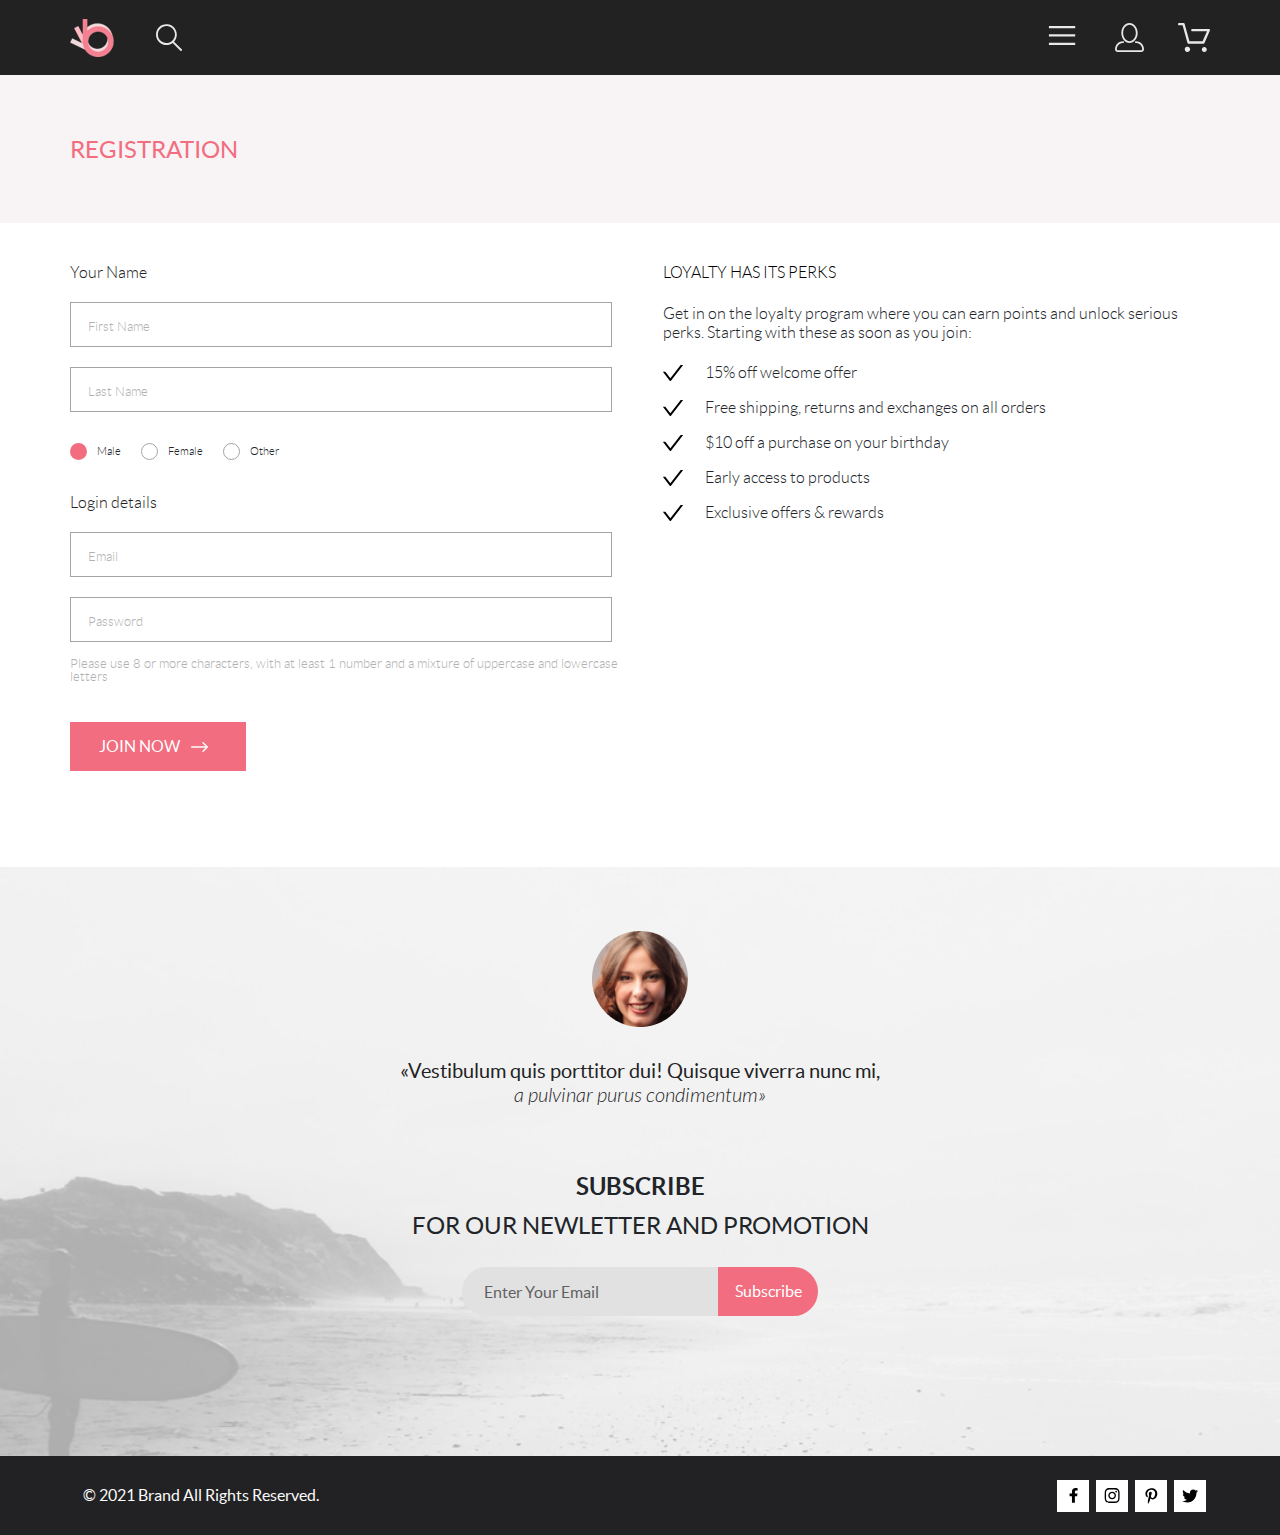
<file: registration.html>
<!DOCTYPE html>
<html lang="en">

<head>
    <meta charset="UTF-8">
    <meta http-equiv="X-UA-Compatible" content="IE=edge">
    <meta name="viewport" content="width=device-width, initial-scale=1.0">
    <title>Registration</title>
    <link rel="stylesheet" href="./css/all.css">
    <link rel="stylesheet" href="./css/bootstrap/bootstrap.css">
    <link rel="stylesheet" href="./css/style.css" />
</head>

<body>
    <header class="header">
        <div class="header__wrp container">
            <div class="header__logo-form-wrp">
                <a class="header__logo" href="index.html">
                    <svg class="header__logo-icon" width="44" height="38" viewBox="0 0 44 38"
                        xmlns="http://www.w3.org/2000/svg" xmlns:xlink="http://www.w3.org/1999/xlink">
                        <rect width="44" height="38" fill="url(#pattern0)" />
                        <defs>
                            <pattern id="pattern0" patternContentUnits="objectBoundingBox" width="1" height="1">
                                <use xlink:href="#image0_128_53" transform="scale(0.0227273 0.0263158)" />
                            </pattern>
                            <image id="image0_128_53" width="44" height="38"
                                xlink:href="[data-uri]" />
                        </defs>
                    </svg>
                </a>
                <div class="header__search">
                    <svg class="header__menu-icon" width="27" height="28">
                        <use xlink:href="img/sprite.svg#search"></use>
                    </svg>
                    <form class="header__search-form" action="#">
                        <input class="header__search-input" id="search" type="text" placeholder="Search for items">
                        <label class="visually-hidden" for="search">search</label>
                        <button class="header__search-button" type="submit">
                            <svg class="header__menu-icon" width="27" height="28">
                                <use xlink:href="img/sprite.svg#search"></use>
                            </svg>

                        </button>
                    </form>
                </div>
            </div>
            <div class="header__menu">
                <button class="header__menu-btn" type="button" id="burger">
                    <svg class="header__menu-icon" width="32" height="23">
                        <use xlink:href="img/sprite.svg#burger-icon"></use>
                    </svg>
                </button>
                <a class="header__link" href="registration.html">
                    <svg class="header__menu-icon" width="29" height="29">
                        <use xlink:href="img/sprite.svg#registration"></use>
                    </svg></a>
                <a class="header__link" href="cart.html">
                    <svg class="header__menu-icon" width="33" height="29">
                        <use xlink:href="img/sprite.svg#cart"></use>
                    </svg></a>
            </div>
        </div>
        <div id="header-shadow" class="header__shadow"> </div>
        <nav id="menu" class="header__nav">
            <div class="header__nav-wrp">
                <button class="header__nav-cross" type="button">
                    <svg class="header__nav-cross-icon" width="13" height="13">
                        <use xlink:href="img/sprite.svg#cross"></use>
                    </svg>
                </button>
                <h2 class="header__nav-title">menu</h2>
                <ul class="header__nav-list">
                    <li class="header__nav-item nav-item">
                        <a class="nav-item__title" href="catalog.html">man</a>
                        <ul class="nav-item__list">
                            <li><a class="nav-item__link" href="#">Bags</a></li>
                            <li><a class="nav-item__link" href="#">Denim</a></li>
                            <li><a class="nav-item__link" href="#">T-Shirts</a></li>
                            <li><a class="nav-item__link" href="#">Accessories</a></li>
                        </ul>
                    </li>
                    <li class="header__nav-item nav-item">
                        <a class="nav-item__title" href="catalog.html">woman</a>
                        <ul class="nav-item__list">
                            <li><a class="nav-item__link" href="#">Accessories</a></li>
                            <li>
                                <a class="nav-item__link" href="#">Jackets &amp;&nbsp;Coats</a>
                            </li>
                            <li><a class="nav-item__link" href="#">Polos</a></li>
                            <li><a class="nav-item__link" href="#">T-Shirts</a></li>
                            <li><a class="nav-item__link" href="#">Shirts</a></li>
                        </ul>
                    </li>
                    <li class="header__nav-item nav-item">
                        <a class="nav-item__title" href="catalog.html">kids</a>
                        <ul class="nav-item__list">
                            <li>
                                <a class="nav-item__link" href="#">Jackets &amp;&nbsp;Coats</a>
                            </li>
                            <li><a class="nav-item__link" href="#">Accessories</a></li>
                            <li><a class="nav-item__link" href="#">Polos</a></li>
                            <li><a class="nav-item__link" href="#">T-Shirts</a></li>
                            <li><a class="nav-item__link" href="#">Shirts</a></li>
                            <li><a class="nav-item__link" href="#">Bags</a></li>
                        </ul>
                    </li>
                </ul>
            </div>
        </nav>
    </header>

    <main>
        <section class="page">
            <h1 class="page-title container">registration</h1>
        </section>
        <section class="registration container">
            <div class="registration__form">
                <h2 class="registration__form-title visually-hidden">registration form</h2>
                <form class="registration__form-inputs" action="#">
                    <fieldset>
                        <legend class="registration__form-legend">Your Name</legend>

                        <input class="registration__form-input" type="text" id="first-name" name="fname"
                            placeholder="First Name" />
                        <label class="visually-hidden" for="first-name">First Name</label>

                        <input class="registration__form-input" type="text" id="last-name" name="lname"
                            placeholder="Last Name" />
                        <label class="visually-hidden" for="last-name">Last Name</label>
                    </fieldset>
                    <fieldset class="registration__form-fieldset">
                        <legend class="visually-hidden">Gender</legend>

                        <input type="radio" id="male" name="gender" value="male" checked />
                        <label for="male">Male</label>

                        <input type="radio" id="female" name="gender" value="female" />
                        <label for="female">Female</label>

                        <input type="radio" id="other" name="gender" value="other" />
                        <label for="other">Other</label>
                    </fieldset>
                    <fieldset>
                        <legend class="registration__form-legend">Login details</legend>
                        <input class="registration__form-input" id="email" type="email" name="email"
                            placeholder="Email" />
                        <label class="visually-hidden" for="email">Email</label>
                        <input class="registration__form-input" id="password" type="password" name="password"
                            placeholder="Password" />
                        <label class="visually-hidden" for="password">Password</label>
                    </fieldset>
                    <p class="registration__form-text">
                        Please use 8 or more characters, with at least 1 number and a
                        mixture of uppercase and lowercase letters
                    </p>
                    <button class="registration__form-button" type="submit">join now</button>
                </form>
            </div>
            <div class="registration__loyality">
                <h3 class="registration__loyality-title">loyalty has its perks</h3>
                <p class="registration__loyality-text">
                    Get in on the loyalty program where you can earn points and unlock
                    serious perks. Starting with these as soon as you join:
                </p>
                <ul class="registration__loyality-list">
                    <li class="registration__loyality-item">15% off welcome offer</li>
                    <li class="registration__loyality-item">Free shipping, returns and exchanges on all orders</li>
                    <li class="registration__loyality-item">$10 off a purchase on your birthday</li>
                    <li class="registration__loyality-item">Early access to products</li>
                    <li class="registration__loyality-item">Exclusive offers & rewards</li>
                </ul>
            </div>
        </section>
    </main>

    <footer class="footer">
        <div class="footer__subscribe">
          <div class="footer__subscribe-wrp container">
            <div class="footer__subscribe-creator">
              <img class="footer__subscribe-img" src="./img/creator.png" alt="creator" width="96" height="96" />
              <blockquote class="footer__subscribe-quote">
                &laquo;Vestibulum quis porttitor dui! Quisque viverra
                nunc&nbsp;mi,
                <span class="footer__subscribe-quote_italics">
                  a&nbsp;pulvinar purus condimentum&raquo;</span>
              </blockquote>
            </div>
            <form class="footer__subscribe-form" action="#">
              <h2 class="footer__subscribe-title">
                <span class="footer__subscribe-title_bold"> subscribe </span> for
                our newletter and promotion
              </h2>
              <div class="footer__subscribe-form_wrp">
                <input class="footer__subscribe-input" id="subscribe-email" type="email" placeholder="Enter Your Email" />
                <label class="visually-hidden" for="subscribe-email">subscribe</label>
                <button class="footer__subscribe-button" type="submit">
                  Subscribe
                </button>
              </div>
            </form>
          </div>
        </div>
        <div class="footer__bottom">
          <div class="footer__bottom-wrp container">
            <p class="footer__rights">
              &copy;&nbsp;2021 Brand All Rights Reserved.
            </p>
            <div class="footer__social-networks">
              <h2 class="visually-hidden">
                social networks
              </h2>
              <ul class="footer__social-networks-list">
                <li class="footer__social-networks-item">
                  <a class="footer__social-networks-link" href="https://www.facebook.com/" target="_blank">
                    <svg class="footer__social-networks-icon" width="9" height="15">
                      <use xlink:href="img/sprite.svg#facebook"></use>
                    </svg>
                  </a>
                </li>
                <li class="footer__social-networks-item">
                  <a class="footer__social-networks-link" href="https://www.instagram.com/" target="_blank">
                    <svg class="footer__social-networks-icon" width="16" height="15">
                      <use xlink:href="img/sprite.svg#instagram"></use>
                    </svg></a>
                </li>
                <li class="footer__social-networks-item">
                  <a class="footer__social-networks-link" href="https://www.pinterest.ru/" target="_blank">
                    <svg class="footer__social-networks-icon" width="13" height="16">
                      <use xlink:href="img/sprite.svg#pinterest"></use>
                    </svg>
                  </a>
                </li>
                <li class="footer__social-networks-item">
                  <a class="footer__social-networks-link" href="https://twitter.com/?lang=ru" target="_blank">
                    <svg class="footer__social-networks-icon" width="17" height="14">
                      <use xlink:href="img/sprite.svg#twitter"></use>
                    </svg></a>
                </li>
              </ul>
            </div>
          </div>
        </div>
      </footer>

    <script src="./js/bootstrap.bundle.js"></script>
    <script src="./js/script.js"></script>
</body>

</html>
</file>
<file: css/style.css>
@font-face {
  font-family: "Lato";
  src: url(../fonts/lato-black.woff2) format("woff2"), url(../fonts/lato-black.woff) format("woff");
  font-weight: 900;
  font-style: normal;
}

@font-face {
  font-family: "Lato";
  src: url(../fonts/lato-bold.woff2) format("woff2"), url(../fonts/lato-bold.woff) format("woff");
  font-weight: 700;
  font-style: normal;
}

@font-face {
  font-family: "Lato";
  src: url(../fonts/lato-light.woff2) format("woff2"), url(../fonts/lato-light.woff) format("woff");
  font-weight: 300;
  font-style: normal;
}

@font-face {
  font-family: "Lato";
  src: url(../fonts/lato-lightitalic.woff2) format("woff2"), url(../fonts/lato-lightitalic.woff) format("woff");
  font-weight: 300;
  font-style: italic;
}

@font-face {
  font-family: "Lato";
  src: url(../fonts/lato-regular.woff2) format("woff2"), url(../fonts/lato-regular.woff) format("woff");
  font-weight: 400;
  font-style: normal;
}

body {
  font-family: "Lato";
  font-style: normal;
  font-size: 14px;
  line-height: 16px;
}

.container {
  width: 71%;
  margin: 0 auto;
  padding: 0;
}

@media (max-width: 1320px) {
  .container {
    width: 95%;
  }
}

@media (max-width: 767px) {
  .container {
    width: 95%;
  }
}

.visually-hidden {
  position: absolute;
  white-space: nowrap;
  width: 1px;
  height: 1px;
  overflow: hidden;
  border: 0;
  padding: 0;
  clip: rect(0 0 0 0);
  -webkit-clip-path: inset(50%);
          clip-path: inset(50%);
  margin: -1px;
}

a:hover,
a:focus,
a:active,
button:active,
button:focus,
button:hover {
  cursor: pointer;
}

.center {
  text-align: center;
}

button, input, ::-webkit-input-placeholder {
  font-family: "Lato";
}

button, input, :-ms-input-placeholder {
  font-family: "Lato";
}

button, input, ::-ms-input-placeholder {
  font-family: "Lato";
}

button, input, ::placeholder {
  font-family: "Lato";
}

.page {
  display: -webkit-box;
  display: -ms-flexbox;
  display: flex;
  height: 148px;
  -webkit-box-align: center;
      -ms-flex-align: center;
          align-items: center;
  background: #F8F3F4;
}

.page-title {
  text-transform: uppercase;
  color: #f16d7f;
  font-size: 24px;
  line-height: 29px;
}

.sprite {
  display: none;
}

/* http://meyerweb.com/eric/tools/css/reset/ 
   v2.0 | 20110126
   License: none (public domain)
*/
html,
body,
div,
span,
applet,
object,
iframe,
h1,
h2,
h3,
h4,
h5,
h6,
p,
blockquote,
pre,
a,
abbr,
acronym,
address,
big,
cite,
code,
del,
dfn,
em,
img,
ins,
kbd,
q,
s,
samp,
small,
strike,
strong,
sub,
sup,
tt,
var,
b,
u,
i,
center,
dl,
dt,
dd,
ol,
ul,
li,
fieldset,
form,
label,
legend,
table,
caption,
tbody,
tfoot,
thead,
tr,
th,
td,
article,
aside,
canvas,
details,
embed,
figure,
figcaption,
footer,
header,
hgroup,
menu,
nav,
output,
ruby,
section,
summary,
time,
mark,
audio,
video {
  margin: 0;
  padding: 0;
  border: 0;
  font-size: 100%;
  vertical-align: baseline;
}

/* HTML5 display-role reset for older browsers */
article,
aside,
details,
figcaption,
figure,
footer,
header,
hgroup,
menu,
nav,
section {
  display: block;
}

body {
  line-height: 1;
}

ol,
ul {
  list-style: none;
}

blockquote,
q {
  quotes: none;
}

blockquote:before,
blockquote:after,
q:before,
q:after {
  content: '';
  content: none;
}

table {
  border-collapse: collapse;
  border-spacing: 0;
}

.header {
  background-color: #222222;
  min-height: 75px;
  position: relative;
}

.header__wrp {
  display: -webkit-box;
  display: -ms-flexbox;
  display: flex;
  -webkit-box-pack: justify;
      -ms-flex-pack: justify;
          justify-content: space-between;
  -webkit-box-align: center;
      -ms-flex-align: center;
          align-items: center;
  height: 75px;
}

.header__link {
  text-decoration: none;
  margin: 0 0 0 33px;
}

@media (max-width: 767px) {
  .header__link {
    display: none;
  }
}

.header__logo-form-wrp {
  display: -webkit-box;
  display: -ms-flexbox;
  display: flex;
  -webkit-box-align: center;
      -ms-flex-align: center;
          align-items: center;
}

@media (max-width: 767px) {
  .header__logo-form-wrp {
    width: 80%;
  }
}

.header__menu {
  display: -webkit-box;
  display: -ms-flexbox;
  display: flex;
}

@media (max-width: 767px) {
  .header__menu {
    width: 20%;
  }
}

.header__menu-btn {
  border: none;
  background-color: transparent;
}

.header__menu-icon {
  fill: #E8E8E8;
  -webkit-transition: fill 500ms;
  transition: fill 500ms;
}

.header__search {
  margin: 0 0 0 41px;
  display: -webkit-box;
  display: -ms-flexbox;
  display: flex;
  -webkit-box-align: center;
      -ms-flex-align: center;
          align-items: center;
  border: none;
  background-color: transparent;
  position: relative;
}

@media (max-width: 767px) {
  .header__search {
    margin: 0 0 0 15px;
  }
}

.header__search-form {
  position: relative;
  -webkit-box-align: center;
      -ms-flex-align: center;
          align-items: center;
  display: -webkit-box;
  display: -ms-flexbox;
  display: flex;
}

.header__search-input {
  background: #FFFFFF;
  border: none;
  height: 44px;
  width: 350px;
  padding: 0 0 0 22px;
  margin: 0 0 0 10px;
  border-radius: 250px;
}

@media (max-width: 767px) {
  .header__search-input {
    width: 100%;
  }
}

.header__search-button {
  position: absolute;
  color: #131010;
  background: transparent;
  border: none;
  right: 15px;
  width: 30px;
  height: 30px;
}

.header__search-button:hover .header__menu-icon_search {
  color: #cc5868;
}

.header__search-button:active .header__menu-icon_search {
  color: #5c5a5a65;
}

.header__search-form {
  display: none;
}

.header__search:hover .header__search-form {
  display: -webkit-box;
  display: -ms-flexbox;
  display: flex;
  outline: none;
}

@media (max-width: 767px) {
  .header__search:hover .header__search-form {
    margin: 0;
  }
}

.header__search:hover .header__menu-icon,
.header__search:active .header__menu-icon,
.header__search:focus .header__menu-icon {
  display: none;
}

.header__search-input:hover {
  outline: 2px solid #949292;
}

@media (max-width: 767px) {
  .header__search-input:hover {
    margin: 0;
  }
}

.header__link:active,
.header__link:focus,
.header__link:hover,
.header__menu-btn:active,
.header__menu-btn:focus,
.header__menu-btn:hover,
.header__search:active,
.header__search:focus,
.header__search:hover {
  outline: none;
}

.header__link:focus .header__menu-icon,
.header__link:hover .header__menu-icon,
.header__menu-btn:focus .header__menu-icon,
.header__menu-btn:hover .header__menu-icon {
  fill: #cc5868;
}

.header__link:active .header__menu-icon,
.header__menu-btn:active .header__menu-icon {
  fill: #5c5a5a65;
}

.header__nav {
  position: absolute;
  right: 0;
  display: none;
  z-index: 2;
}

.header__shadow {
  width: 100%;
  height: 764px;
  background-color: #3a3838db;
  position: absolute;
  display: none;
  z-index: 1;
}

.header__nav-display-block {
  display: block;
}

.header__nav-wrp {
  width: 232px;
  min-height: 764px;
  background: #FFFFFF;
  position: relative;
  padding: 37px 0 0 0;
}

.header__nav-cross {
  background: transparent;
  border: none;
  padding: 0;
  position: absolute;
  right: 16px;
  top: 16px;
}

.header__nav-cross-icon {
  color: #6F6E6E;
}

.header__nav-cross:hover .header__nav-cross-icon {
  fill: #5c5a5a65;
}

.header__nav-cross:active .header__nav-cross-icon {
  fill: #f7f7f73f;
}

.header__nav-title {
  text-transform: uppercase;
  font-weight: bold;
  line-height: 17px;
  color: #000000;
  margin: 0 0 24px 33px;
}

.nav-item__title {
  text-decoration: none;
  line-height: 17px;
  text-transform: uppercase;
  color: #f16d7f;
  margin: 0 33px;
}

.nav-item__list {
  margin: 12px 0 9px 55px;
}

.nav-item__link {
  line-height: 17px;
  color: #6F6E6E;
  margin: 0 0 11px 0;
  text-decoration: none;
  display: inline-block;
}

.nav-item__title:hover {
  color: #cc5868;
}

.nav-item__title:active {
  color: #5c5a5a65;
}

.nav-item__link:hover {
  color: #222222;
}

.nav-item__link:active {
  color: #f7f7f73f;
}

.brand {
  display: -webkit-box;
  display: -ms-flexbox;
  display: flex;
  margin: 0 0 63px;
}

@media (max-width: 1320px) {
  .brand {
    min-height: -webkit-fit-content;
    min-height: -moz-fit-content;
    min-height: fit-content;
    margin: 0 0 20px;
  }
}

@media (max-width: 767px) {
  .brand {
    min-height: 363px;
    margin: 0 0 63px;
  }
}

.brand__title {
  font-size: 48px;
  line-height: 58px;
  font-weight: 900;
  font-style: normal;
  text-transform: uppercase;
  position: relative;
}

@media (max-width: 1320px) {
  .brand__title {
    font-size: 44px;
    line-height: 52px;
    font-weight: 900;
    font-style: normal;
  }
}

@media (max-width: 767px) {
  .brand__title {
    font-size: 38px;
    line-height: 45px;
    font-weight: 900;
    font-style: normal;
  }
}

.brand__title::before {
  position: absolute;
  border: 1px solid #f16d7f;
  width: 12px;
  background: #f16d7f;
  height: 100%;
  content: '';
  left: -32px;
}

.brand__title-wrp {
  -webkit-box-flex: 1;
      -ms-flex-positive: 1;
          flex-grow: 1;
  background-color: #f1e4e6;
  display: -webkit-box;
  display: -ms-flexbox;
  display: flex;
  -webkit-box-align: center;
      -ms-flex-align: center;
          align-items: center;
  padding: 0 0 0 92px;
}

@media (max-width: 1320px) {
  .brand__title-wrp {
    padding: 0 0 0 68px;
  }
}

@media (max-width: 767px) {
  .brand__title-wrp {
    -webkit-box-pack: center;
        -ms-flex-pack: center;
            justify-content: center;
    padding: 0 0 0 32px;
  }
}

.brand__subtitle {
  font-size: 32px;
  line-height: 38px;
  font-weight: 700;
  font-style: normal;
  display: block;
}

.brand__subtitle_pink {
  color: #f09ba7;
}

@media (max-width: 1320px) {
  .brand__subtitle {
    font-size: 24px;
    line-height: 28px;
    font-weight: 700;
    font-style: normal;
  }
}

@media (max-width: 767px) {
  .brand__subtitle {
    font-size: 20px;
    line-height: 24px;
    font-weight: 700;
    font-style: normal;
  }
}

.brand__img {
  -o-object-fit: contain;
     object-fit: contain;
}

@media (max-width: 1320px) {
  .brand__img {
    width: 50%;
    height: 50%;
  }
}

@media (max-width: 767px) {
  .brand__img {
    display: none;
  }
}

.sales__list {
  display: -webkit-box;
  display: -ms-flexbox;
  display: flex;
  -webkit-box-pack: justify;
      -ms-flex-pack: justify;
          justify-content: space-between;
  -ms-flex-wrap: wrap;
      flex-wrap: wrap;
}

@media (max-width: 767px) {
  .sales__list {
    -webkit-box-pack: center;
        -ms-flex-pack: center;
            justify-content: center;
  }
}

.sales__item {
  width: 31%;
  min-height: 260px;
  display: -webkit-box;
  display: -ms-flexbox;
  display: flex;
  -webkit-box-align: center;
      -ms-flex-align: center;
          align-items: center;
  -webkit-box-pack: center;
      -ms-flex-pack: center;
          justify-content: center;
  -webkit-box-orient: vertical;
  -webkit-box-direction: normal;
      -ms-flex-direction: column;
          flex-direction: column;
  text-align: center;
}

@media (max-width: 1320px) {
  .sales__item {
    min-height: 167px;
  }
}

@media (max-width: 767px) {
  .sales__item {
    width: 95%;
    min-height: 247px;
    margin: 0 0 32px;
  }
}

.sales__item-link {
  display: block;
  text-decoration: none;
  -webkit-transition: -webkit-transform 500ms;
  transition: -webkit-transform 500ms;
  transition: transform 500ms;
  transition: transform 500ms, -webkit-transform 500ms;
}

.sales__item_woman {
  background-image: url(../img/item-woman.jpg);
  background-size: cover;
  background-color: #f09ba7;
}

.sales__item_man {
  background-image: url(../img/item-man.jpg);
  background-size: cover;
  background-color: #f09ba7;
}

.sales__item_kids {
  background-image: url(../img/item-kids.jpg);
  background-size: cover;
  background-color: #f09ba7;
}

.sales__item_accesories {
  background-image: url(../img/item-accesories.jpg);
  background-size: cover;
  background-color: #f09ba7;
  width: 100%;
  margin: 30px 0 0;
  min-height: 180px;
  display: -webkit-box;
  display: -ms-flexbox;
  display: flex;
  -webkit-box-align: center;
      -ms-flex-align: center;
          align-items: center;
  -webkit-box-pack: center;
      -ms-flex-pack: center;
          justify-content: center;
  -webkit-box-orient: vertical;
  -webkit-box-direction: normal;
      -ms-flex-direction: column;
          flex-direction: column;
}

@media (max-width: 1320px) {
  .sales__item_accesories {
    margin: 19px 0 0;
  }
}

@media (max-width: 767px) {
  .sales__item_accesories {
    margin: 0;
    width: 95%;
    min-height: 111px;
  }
}

.sales__item-text {
  text-transform: uppercase;
  font-size: 16px;
  line-height: 19px;
  font-weight: 400;
  font-style: normal;
  color: #FFFFFF;
}

.sales__item-title {
  text-transform: uppercase;
  font-size: 24px;
  line-height: 29px;
  font-weight: 700;
  font-style: normal;
  color: #f16d7f;
}

.sales__item-link:hover .sales__item-title,
.sales__item-link:focus .sales__item-title {
  color: #a0515b;
}

.sales__item-link:hover .sales__item-text,
.sales__item-link:focus .sales__item-text {
  color: #f7f7f73f;
}

.sales__item-link:active .sales__item-title,
.sales__item-link:active .sales__item-text {
  color: #5c5a5a65;
}

.sales__item-link:hover {
  -webkit-transform: scale(1.07);
          transform: scale(1.07);
}

.products {
  margin: 97px auto 0;
}

@media (max-width: 1320px) {
  .products {
    margin: 154px auto 0;
  }
}

@media (max-width: 767px) {
  .products {
    margin: 64px auto 0;
  }
}

.products__title {
  font-size: 30px;
  line-height: 36px;
  color: #222222;
  text-align: center;
}

.products__subtitle {
  line-height: 17px;
  color: #9f9f9f;
  text-align: center;
  margin: 6px 0 48px;
}

@media (max-width: 1320px) {
  .products__subtitle {
    margin: 3px 0 72px;
  }
}

@media (max-width: 767px) {
  .products__subtitle {
    margin: 3px 0 64px;
  }
}

.products__list {
  display: -webkit-box;
  display: -ms-flexbox;
  display: flex;
  -ms-flex-wrap: wrap;
      flex-wrap: wrap;
  -webkit-box-pack: justify;
      -ms-flex-pack: justify;
          justify-content: space-between;
}

@media (max-width: 767px) {
  .products__list {
    -webkit-box-pack: center;
        -ms-flex-pack: center;
            justify-content: center;
  }
}

.products__item {
  width: 31%;
  background-color: #f8f8f8;
  margin-bottom: 30px;
}

@media (max-width: 1320px) {
  .products__item {
    width: 49%;
    margin-bottom: 16px;
  }
}

@media (max-width: 767px) {
  .products__item {
    width: 100%;
    margin-bottom: 16px;
  }
}

.products__item-img {
  width: 100%;
  height: 72%;
  -o-object-fit: cover;
     object-fit: cover;
}

.products__item-title {
  text-transform: uppercase;
  font-size: 13px;
  color: #000000;
  margin: 25px auto 12px 18px;
}

.products__item-text {
  margin: 0 18px 18px 18px;
  color: #5d5d5d;
  font-weight: 300;
  line-height: 17px;
}

.products__item-price {
  margin: 0 auto 20px 18px;
  color: #f16d7f;
}

.products__item-wrp {
  position: relative;
}

.products__item-overlay {
  position: absolute;
  width: 100%;
  background: #3a3838db;
  height: 100%;
  top: 0;
}

.products__item-button_wrp {
  display: -webkit-box;
  display: -ms-flexbox;
  display: flex;
  -webkit-box-align: center;
      -ms-flex-align: center;
          align-items: center;
  -webkit-box-pack: center;
      -ms-flex-pack: center;
          justify-content: center;
  position: absolute;
  width: 100%;
  height: 100%;
  top: 0;
}

.products__item-button {
  border: 1px solid #FFFFFF;
  font: inherit;
  background-color: transparent;
  color: #FFFFFF;
  padding: 14px 16px 12px 50px;
  position: relative;
}

.products__item-button:hover,
.products__item-button:focus {
  border: 2px solid #949292;
  background-color: #94929252;
}

.products__item-button:active {
  border: 2px solid #949292;
  background-color: transparent;
}

.products__item-button::before {
  content: ' ';
  position: absolute;
  top: 50%;
  left: 13px;
  bottom: auto;
  right: auto;
  -webkit-transform: translateY(-50%);
          transform: translateY(-50%);
  background: url(../img/item-basket.svg) no-repeat;
  width: 26px;
  height: 24px;
}

.products__item-overlay,
.products__item-button {
  display: none;
}

.products__item:hover .products__item-button,
.products__item:hover .products__item-overlay {
  display: block;
}

.products__link {
  font-size: 16px;
  line-height: 19px;
  color: #f26376;
  text-decoration: none;
  display: inline-block;
  border: 1px solid #f26376;
  padding: 15px 38px;
  margin: 49px auto 96px;
  -webkit-transition: color 700ms, background 700ms;
  transition: color 700ms, background 700ms;
}

@media (max-width: 1320px) {
  .products__link {
    margin: 17px auto 65px;
  }
}

@media (max-width: 767px) {
  .products__link {
    margin: 25px auto 96px;
  }
}

.products__link:hover,
.products__link:focus {
  color: #FFFFFF;
  background: #F16D7F;
  border: 1px solid #FF6A6A;
  outline: none;
}

.products__link:active {
  color: #FFFFFF;
  padding: 15px 38px;
  background: #cc5868;
  border: 1px solid #cc5868;
  outline: none;
}

.benefits {
  min-height: 341px;
  background-color: #222224;
  display: -webkit-box;
  display: -ms-flexbox;
  display: flex;
  -webkit-box-align: center;
      -ms-flex-align: center;
          align-items: center;
}

@media (max-width: 1320px) {
  .benefits {
    padding: 48px 0 64px;
  }
}

@media (max-width: 767px) {
  .benefits {
    padding: 48px 0 81px;
  }
}

.benefits__list {
  display: -webkit-box;
  display: -ms-flexbox;
  display: flex;
  -webkit-box-pack: justify;
      -ms-flex-pack: justify;
          justify-content: space-between;
  height: 100%;
  -webkit-box-align: center;
      -ms-flex-align: center;
          align-items: center;
  -ms-flex-wrap: wrap;
      flex-wrap: wrap;
}

@media (max-width: 1320px) {
  .benefits__list {
    -webkit-box-orient: vertical;
    -webkit-box-direction: normal;
        -ms-flex-direction: column;
            flex-direction: column;
  }
}

@media (max-width: 767px) {
  .benefits__list {
    -webkit-box-orient: vertical;
    -webkit-box-direction: normal;
        -ms-flex-direction: column;
            flex-direction: column;
  }
}

.benefits__item {
  width: 31%;
  text-align: center;
}

@media (max-width: 1320px) {
  .benefits__item {
    margin: 0 0 47px;
    width: 49%;
  }
}

@media (max-width: 767px) {
  .benefits__item {
    margin: 0 0 47px;
    width: 96%;
  }
}

.benefits__item-img {
  color: #f16d7f;
}

.benefits__item-title {
  font-weight: 400;
  font-size: 20px;
  line-height: 24px;
  color: #fbfbfb;
  margin: 28px auto 16px;
}

.benefits__item-text {
  font-weight: 300;
  line-height: 17px;
  color: #fbfbfb;
}

.footer__subscribe {
  background: rgba(244, 244, 244, 0.7);
  background-image: url(../img/footer-bkg.jpg);
  background-repeat: no-repeat;
  background-position: center center;
  background-size: cover;
  background-color: #9f9f9f;
  min-height: 448px;
  display: -webkit-box;
  display: -ms-flexbox;
  display: flex;
  -webkit-box-align: center;
      -ms-flex-align: center;
          align-items: center;
}

@media (max-width: 1320px) {
  .footer__subscribe {
    background-position: -350px;
    background-size: cover;
    padding: 64px 0 140px;
    min-height: -webkit-fit-content;
    min-height: -moz-fit-content;
    min-height: fit-content;
  }
}

.footer__subscribe-wrp {
  display: -webkit-box;
  display: -ms-flexbox;
  display: flex;
  -webkit-box-align: center;
      -ms-flex-align: center;
          align-items: center;
  -webkit-box-pack: justify;
      -ms-flex-pack: justify;
          justify-content: space-between;
  height: 100%;
}

@media (max-width: 1320px) {
  .footer__subscribe-wrp {
    -webkit-box-orient: vertical;
    -webkit-box-direction: normal;
        -ms-flex-direction: column;
            flex-direction: column;
  }
}

.footer__subscribe-creator {
  text-align: center;
  width: 31%;
}

@media (max-width: 1320px) {
  .footer__subscribe-creator {
    width: 49%;
  }
}

@media (max-width: 767px) {
  .footer__subscribe-creator {
    width: 95%;
  }
}

.footer__subscribe-img {
  margin-bottom: 30px;
}

.footer__subscribe-quote {
  font-size: 20px;
  line-height: 24px;
  color: #222224;
}

@media (max-width: 767px) {
  .footer__subscribe-quote {
    font-size: 19px;
    line-height: 22px;
    font-weight: 400;
    font-style: normal;
  }
}

.footer__subscribe-quote_italics {
  font-style: italic;
}

.footer__subscribe-form {
  width: 49%;
  text-align: center;
}

@media (max-width: 767px) {
  .footer__subscribe-form {
    width: 100%;
  }
}

.footer__subscribe-title {
  font-size: 24px;
  line-height: 38px;
  font-weight: 400;
  font-style: normal;
  text-transform: uppercase;
  margin-bottom: 32px;
}

@media (max-width: 767px) {
  .footer__subscribe-title {
    font-size: 14px;
    line-height: 21px;
    font-weight: 400;
    font-style: normal;
    margin: 48px 0 27px;
  }
}

@media (max-width: 1320px) {
  .footer__subscribe-title {
    margin: 59px 0 22px;
  }
}

.footer__subscribe-title_bold {
  font-size: 24px;
  line-height: 40px;
  font-weight: 700;
  font-style: normal;
  font-weight: bold;
  display: block;
}

@media (max-width: 767px) {
  .footer__subscribe-title_bold {
    font-size: 24px;
    line-height: 36px;
    font-weight: 700;
    font-style: normal;
  }
}

.footer__subscribe-form_wrp {
  display: -webkit-box;
  display: -ms-flexbox;
  display: flex;
  -webkit-box-pack: center;
      -ms-flex-pack: center;
          justify-content: center;
}

.footer__subscribe-input {
  background: #E1E1E1;
  border: none;
  height: 49px;
  width: 256px;
  padding: 0 0 0 22px;
  border-top-left-radius: 250px;
  border-bottom-left-radius: 250px;
}

@media (max-width: 767px) {
  .footer__subscribe-input {
    width: 245px;
  }
}

.footer__subscribe-input:hover,
.footer__subscribe-input:focus {
  outline: 1px solid #949292;
}

.footer__subscribe-input::-webkit-input-placeholder {
  line-height: 17px;
  color: #222224;
  opacity: 0.67;
  font-weight: normal;
  line-height: 17px;
}

.footer__subscribe-input:-ms-input-placeholder {
  line-height: 17px;
  color: #222224;
  opacity: 0.67;
  font-weight: normal;
  line-height: 17px;
}

.footer__subscribe-input::-ms-input-placeholder {
  line-height: 17px;
  color: #222224;
  opacity: 0.67;
  font-weight: normal;
  line-height: 17px;
}

.footer__subscribe-input::placeholder {
  line-height: 17px;
  color: #222224;
  opacity: 0.67;
  font-weight: normal;
  line-height: 17px;
}

.footer__subscribe-button {
  background: #f16d7f;
  border: none;
  height: 49px;
  width: 100px;
  border-top-right-radius: 250px;
  border-bottom-right-radius: 250px;
  color: #FFFFFF;
  line-height: 17px;
  font-weight: normal;
  padding: 0;
  -webkit-transition: background 500ms;
  transition: background 500ms;
}

@media (max-width: 767px) {
  .footer__subscribe-button {
    width: 95px;
  }
}

.footer__subscribe-button:hover,
.footer__subscribe-button:focus {
  background: #E05C6E;
  outline: none;
}

.footer__subscribe-button:active {
  background: #cc5868;
  outline: none;
}

.footer__bottom {
  display: -webkit-box;
  display: -ms-flexbox;
  display: flex;
  -webkit-box-align: center;
      -ms-flex-align: center;
          align-items: center;
  background-color: #222224;
  min-height: 79px;
}

@media (max-width: 767px) {
  .footer__bottom {
    padding: 43px 0 9px;
    min-height: 91px;
  }
}

.footer__bottom-wrp {
  display: -webkit-box;
  display: -ms-flexbox;
  display: flex;
  -webkit-box-pack: justify;
      -ms-flex-pack: justify;
          justify-content: space-between;
  height: 100%;
  -webkit-box-align: center;
      -ms-flex-align: center;
          align-items: center;
}

@media (max-width: 1320px) {
  .footer__bottom-wrp {
    padding: 0 4px 0 13px;
  }
}

@media (max-width: 767px) {
  .footer__bottom-wrp {
    -webkit-box-orient: vertical;
    -webkit-box-direction: reverse;
        -ms-flex-direction: column-reverse;
            flex-direction: column-reverse;
    padding: 0;
  }
}

.footer__rights {
  font-size: 16px;
  line-height: 19px;
  color: #fbfbfb;
}

@media (max-width: 767px) {
  .footer__rights {
    margin: 40px 0 0;
  }
}

.footer__social-networks-list {
  display: -webkit-box;
  display: -ms-flexbox;
  display: flex;
}

.footer__social-networks-item {
  margin-left: 7px;
}

.footer__social-networks-link {
  height: 32px;
  width: 32px;
  background-color: #FFFFFF;
  border: none;
  display: -webkit-box;
  display: -ms-flexbox;
  display: flex;
  -webkit-box-align: center;
      -ms-flex-align: center;
          align-items: center;
  -webkit-box-pack: center;
      -ms-flex-pack: center;
          justify-content: center;
  -webkit-transition: background-color 500ms;
  transition: background-color 500ms;
}

.footer__social-networks-icon {
  fill: #000000;
  -webkit-transition: fill 500ms;
  transition: fill 500ms;
}

.footer__social-networks-link:focus {
  outline: none;
}

.footer__social-networks-link:hover,
.footer__social-networks-link:focus,
.footer__social-networks-link:active {
  background-color: #f16d7f;
}

.footer__social-networks-link:hover .footer__social-networks-icon,
.footer__social-networks-link:focus .footer__social-networks-icon,
.footer__social-networks-link:active .footer__social-networks-icon {
  fill: #FFFFFF;
}

.registration {
  display: -webkit-box;
  display: -ms-flexbox;
  display: flex;
  -ms-flex-wrap: wrap;
      flex-wrap: wrap;
  -webkit-box-pack: justify;
      -ms-flex-pack: justify;
          justify-content: space-between;
  margin: 64px auto 96px;
}

@media (max-width: 1320px) {
  .registration {
    margin: 40px auto 96px;
  }
}

@media (max-width: 767px) {
  .registration {
    -webkit-box-orient: vertical;
    -webkit-box-direction: normal;
        -ms-flex-direction: column;
            flex-direction: column;
  }
}

.registration__form {
  width: 31%;
}

@media (max-width: 1320px) {
  .registration__form {
    width: 49%;
  }
}

@media (max-width: 767px) {
  .registration__form {
    width: 100%;
    margin: 0 0 40px;
  }
}

.registration__form-legend {
  font-weight: 300;
  font-size: 16px;
  line-height: 19px;
  color: #222222;
}

.registration__form-input {
  height: 45px;
  padding: 0 0 0 17px;
  border: 1px solid #A4A4A4;
  margin: 20px 0 0px;
  width: calc(100% - 17px);
}

.registration__form-input::-webkit-input-placeholder {
  font-weight: 300;
  font-size: 13px;
  color: #B1B1B1;
}

.registration__form-input:-ms-input-placeholder {
  font-weight: 300;
  font-size: 13px;
  color: #B1B1B1;
}

.registration__form-input::-ms-input-placeholder {
  font-weight: 300;
  font-size: 13px;
  color: #B1B1B1;
}

.registration__form-input::placeholder {
  font-weight: 300;
  font-size: 13px;
  color: #B1B1B1;
}

.registration__form-input:hover, .registration__form-input:focus {
  outline: 1px solid #949292;
}

.registration__form-fieldset {
  margin: 31px 0 33px;
  display: -webkit-box;
  display: -ms-flexbox;
  display: flex;
  -webkit-box-align: center;
      -ms-flex-align: center;
          align-items: center;
}

.registration__form-fieldset input[type="radio"] {
  -webkit-appearance: none;
  -moz-appearance: none;
  appearance: none;
  border-radius: 50%;
  width: 17px;
  height: 17px;
  border: 1px solid #A4A4A4;
  outline: none;
  margin: 0;
}

.registration__form-fieldset input[type="radio"]:checked {
  background-color: #f16d7f;
  border: none;
}

.registration__form-fieldset input[type="radio"]:hover,
.registration__form-fieldset input[type="radio"]:focus {
  background-color: #f09ba7;
  border: none;
}

.registration__form-fieldset label {
  margin: 0 20px 0 10px;
}

@media (max-width: 1320px) {
  .registration__form-fieldset label {
    font-size: 11px;
    line-height: 13px;
    font-weight: 300;
    font-style: normal;
  }
}

.registration__form-text {
  font-weight: 300;
  font-size: 13px;
  color: #B1B1B1;
  margin: 15px 0 39px;
}

.registration__form-button {
  background-color: #f16d7f;
  border: none;
  color: #FFFFFF;
  text-transform: uppercase;
  padding: 16px 66px 16px 29px;
  position: relative;
  font-weight: normal;
  line-height: 17px;
  -webkit-transition: background 500ms, border-radius 500ms;
  transition: background 500ms, border-radius 500ms;
}

.registration__form-button:hover,
.registration__form-button:focus {
  background: #E05C6E;
  border-radius: 10px;
  outline: none;
}

.registration__form-button:active {
  background: #cc5868;
  outline: none;
}

.registration__form-button::after {
  content: ' ';
  position: absolute;
  top: 50%;
  left: 121px;
  bottom: auto;
  right: auto;
  -webkit-transform: translateY(-50%);
          transform: translateY(-50%);
  background: url(../img/arrow.svg) no-repeat;
  width: 17px;
  height: 10px;
}

.registration__loyality {
  width: 57%;
}

@media (max-width: 1320px) {
  .registration__loyality {
    width: 48%;
  }
}

@media (max-width: 767px) {
  .registration__loyality {
    width: 100%;
  }
}

.registration__loyality-title {
  text-transform: uppercase;
  color: #000000;
  font-size: 24px;
  line-height: 29px;
  font-weight: 300;
  font-style: normal;
}

@media (max-width: 1320px) {
  .registration__loyality-title {
    font-size: 16px;
    line-height: 19px;
    font-weight: 300;
    font-style: normal;
  }
}

.registration__loyality-text {
  margin: 22px 0 21px;
  font-size: 24px;
  line-height: 29px;
  font-weight: 300;
  font-style: normal;
}

@media (max-width: 1320px) {
  .registration__loyality-text {
    font-size: 16px;
    line-height: 19px;
    font-weight: 300;
    font-style: normal;
  }
}

.registration__loyality-list {
  font-size: 24px;
  line-height: 29px;
  font-weight: 300;
  font-style: normal;
  margin-left: 42px;
}

@media (max-width: 1320px) {
  .registration__loyality-list {
    font-size: 16px;
    line-height: 19px;
    font-weight: 300;
    font-style: normal;
  }
}

.registration__loyality-item {
  position: relative;
  margin: 0 0 16px;
}

.registration__loyality-item::before {
  position: absolute;
  content: '';
  background-image: url(../img/mark.svg);
  width: 20px;
  height: 16px;
  left: -42px;
  top: 50%;
  -webkit-transform: translateY(-50%);
          transform: translateY(-50%);
}

.cart {
  width: 57%;
}

@media (max-width: 1320px) {
  .cart {
    display: -webkit-box;
    display: -ms-flexbox;
    display: flex;
    -webkit-box-orient: vertical;
    -webkit-box-direction: normal;
        -ms-flex-direction: column;
            flex-direction: column;
    margin: 0 auto 40px;
    width: 100%;
  }
}

@media (max-width: 767px) {
  .cart {
    margin: 0 auto 48px;
  }
}

.cart-wrp {
  display: -webkit-box;
  display: -ms-flexbox;
  display: flex;
  -ms-flex-wrap: wrap;
      flex-wrap: wrap;
  -webkit-box-pack: justify;
      -ms-flex-pack: justify;
          justify-content: space-between;
  margin: 96px auto 128px;
}

@media (max-width: 1320px) {
  .cart-wrp {
    margin: 59px auto 128px;
  }
}

@media (max-width: 767px) {
  .cart-wrp {
    margin: 39px auto 96px;
  }
}

.cart__list {
  display: -webkit-box;
  display: -ms-flexbox;
  display: flex;
  -webkit-box-orient: vertical;
  -webkit-box-direction: normal;
      -ms-flex-direction: column;
          flex-direction: column;
}

.cart__item {
  display: -webkit-box;
  display: -ms-flexbox;
  display: flex;
  margin: 0 0 40px;
  -webkit-filter: drop-shadow(17px 19px 24px rgba(0, 0, 0, 0.13));
          filter: drop-shadow(17px 19px 24px rgba(0, 0, 0, 0.13));
}

@media (max-width: 1320px) {
  .cart__item {
    -webkit-box-pack: center;
        -ms-flex-pack: center;
            justify-content: center;
  }
}

@media (max-width: 767px) {
  .cart__item {
    margin: 0 0 32px;
  }
}

.cart__item-img {
  -o-object-fit: cover;
     object-fit: cover;
  width: 40%;
}

@media (max-width: 1320px) {
  .cart__item-img {
    width: 35%;
    height: 100%;
  }
}

@media (max-width: 767px) {
  .cart__item-img {
    width: 40%;
    height: 100%;
  }
}

.cart__item-info {
  position: relative;
  padding: 22px 0 0 31px;
  background-color: #FFFFFF;
}

@media (max-width: 1320px) {
  .cart__item-info {
    width: 65%;
  }
}

@media (max-width: 767px) {
  .cart__item-info {
    padding: 14px 24px 38px 17px;
  }
}

.cart__item-icon {
  position: absolute;
  top: 28px;
  right: 22px;
  padding: 0;
  border: none;
  background: transparent;
}

@media (max-width: 767px) {
  .cart__item-icon {
    top: 17px;
    right: 12px;
  }
}

.cart__item-icon:hover .cart__item-cross,
.cart__item-icon:focus .cart__item-cross {
  color: #5c5a5a65;
}

.cart__item-icon:active .cart__item-cross {
  color: #f7f7f73f;
}

.cart__item-icon:focus {
  outline: none;
}

.cart__item-cross {
  color: #575757;
  height: 18px;
  width: 18px;
}

@media (max-width: 767px) {
  .cart__item-cross {
    height: 10px;
    width: 10px;
  }
}

.cart__item-title {
  text-transform: uppercase;
  font-size: 24px;
  line-height: 29px;
  font-weight: 400;
  font-style: normal;
  color: #222222;
  font-weight: normal;
  max-width: 262px;
  margin: 0 0 41px;
}

@media (max-width: 767px) {
  .cart__item-title {
    font-size: 16px;
    line-height: 19px;
    font-weight: 400;
    font-style: normal;
    margin: 0 0 25px;
  }
}

.cart__item-details {
  font-size: 22px;
  line-height: 26px;
  color: #575757;
}

.cart__item-details_pink {
  color: #f16d7f;
}

@media (max-width: 767px) {
  .cart__item-details {
    font-size: 14px;
    line-height: 16px;
    font-weight: 400;
    font-style: normal;
  }
}

.cart__item-quantity {
  width: 11%;
  font-size: 18px;
  line-height: 22px;
  color: #656565;
  text-align: center;
  border: 1px solid #EAEAEA;
  margin: 0 0 0 24px;
}

@media (max-width: 767px) {
  .cart__item-quantity {
    font-size: 10px;
    line-height: 12px;
    font-weight: 400;
    font-style: normal;
  }
}

.cart__item-quantity:focus {
  outline: 2px solid #5c5a5a65;
}

.cart__button {
  text-transform: uppercase;
  padding: 16px 40px;
  background-color: #FFFFFF;
  border: 1px solid #A4A4A4;
  margin: 32px 0 0 0;
  -webkit-transition: background-color 500ms, color 500ms, border-radius 500ms, border 500ms;
  transition: background-color 500ms, color 500ms, border-radius 500ms, border 500ms;
}

@media (max-width: 767px) {
  .cart__button {
    font-size: 12px;
    line-height: 14px;
    font-weight: 400;
    font-style: normal;
    margin: 0;
    text-transform: none;
    padding: 9px 17px;
    width: 48%;
    color: #575757;
  }
  .cart__button:first-letter {
    text-transform: uppercase;
  }
}

.cart__button-wrp {
  display: -webkit-box;
  display: -ms-flexbox;
  display: flex;
  -webkit-box-pack: justify;
      -ms-flex-pack: justify;
          justify-content: space-between;
}

.cart__button:hover, .cart__button:focus {
  background-color: #5c5a5a65;
  color: #FFFFFF;
  border: 1px solid #f7f7f73f;
  outline: none;
  border-radius: 10px;
}

.cart__button:active {
  background-color: #f7f7f73f;
  border: 1px solid #5c5a5a65;
  color: #5c5a5a65;
  outline: none;
}

.shipping {
  margin: 0 0 58px;
}

@media (max-width: 1320px) {
  .shipping {
    width: 49%;
    margin: 0 16px 0 0;
  }
}

@media (max-width: 767px) {
  .shipping {
    width: 100%;
    margin: 0 0 48px;
  }
}

.shipping-wrp {
  width: 32%;
  display: -webkit-box;
  display: -ms-flexbox;
  display: flex;
  -webkit-box-orient: vertical;
  -webkit-box-direction: normal;
      -ms-flex-direction: column;
          flex-direction: column;
}

@media (max-width: 1320px) {
  .shipping-wrp {
    -webkit-box-orient: horizontal;
    -webkit-box-direction: normal;
        -ms-flex-direction: row;
            flex-direction: row;
    width: 100%;
  }
}

@media (max-width: 767px) {
  .shipping-wrp {
    -webkit-box-orient: vertical;
    -webkit-box-direction: normal;
        -ms-flex-direction: column;
            flex-direction: column;
    width: 100%;
    -webkit-box-pack: center;
        -ms-flex-pack: center;
            justify-content: center;
  }
}

.shipping__form-input {
  height: 45px;
  padding: 0 0 0 17px;
  border: 1px solid #A4A4A4;
  margin: 20px 0 0px;
}

.shipping__form-input::-webkit-input-placeholder {
  font-weight: 300;
  font-size: 13px;
  color: #B1B1B1;
}

.shipping__form-input:-ms-input-placeholder {
  font-weight: 300;
  font-size: 13px;
  color: #B1B1B1;
}

.shipping__form-input::-ms-input-placeholder {
  font-weight: 300;
  font-size: 13px;
  color: #B1B1B1;
}

.shipping__form-input::placeholder {
  font-weight: 300;
  font-size: 13px;
  color: #B1B1B1;
}

.shipping__form-input:hover, .shipping__form-input:focus {
  outline: 1px solid #949292;
}

.shipping__form-fieldset {
  display: -webkit-box;
  display: -ms-flexbox;
  display: flex;
  -webkit-box-orient: vertical;
  -webkit-box-direction: normal;
      -ms-flex-direction: column;
          flex-direction: column;
}

.shipping__form-legend {
  font-weight: 300;
  font-size: 16px;
  line-height: 19px;
  color: #222222;
  text-transform: uppercase;
}

.shipping__form-button {
  text-transform: uppercase;
  padding: 10px 15px;
  margin: 24px 0 0 0;
  border: 1px solid #A4A4A4;
  background-color: #FFFFFF;
  font-size: 11px;
  line-height: 13px;
  font-weight: 300;
  font-style: normal;
  color: #4A4A4A;
  -webkit-box-pack: left;
      -ms-flex-pack: left;
          justify-content: left;
  -webkit-transition: background-color 500ms, color 500ms, border-radius 500ms, border 500ms;
  transition: background-color 500ms, color 500ms, border-radius 500ms, border 500ms;
}

@media (max-width: 767px) {
  .shipping__form-button {
    text-transform: none;
    color: #575757;
    font-size: 11px;
    line-height: 13px;
    font-weight: 400;
    font-style: normal;
  }
  .shipping__form-button::first-letter {
    text-transform: uppercase;
  }
}

.shipping__form-button:hover, .shipping__form-button:focus {
  background-color: #5c5a5a65;
  color: #FFFFFF;
  border: 1px solid #f7f7f73f;
  border-radius: 10px;
  outline: none;
}

.shipping__form-button:active {
  background-color: #f7f7f73f;
  border: 1px solid #5c5a5a65;
  color: #5c5a5a65;
  outline: none;
}

.total-price {
  background: #F5F3F3;
  text-transform: uppercase;
  padding: 40px;
  text-align: right;
}

@media (max-width: 1320px) {
  .total-price {
    width: 49%;
    margin: 39px 0 0 0;
  }
}

@media (max-width: 767px) {
  .total-price {
    width: 100%;
    margin: 0;
    padding: 40px;
  }
}

.total-price__text {
  font-size: 11px;
  line-height: 13px;
  color: #4A4A4A;
  margin: 0 0 12px;
}

.total-price__result {
  font-size: 16px;
  line-height: 19px;
  color: #000000;
}

.total-price__result_pink {
  color: #f16d7f;
}

.total-price__hr {
  border: 1px solid #E2E2E2;
  margin: 21px 0 17px;
}

.total-price__button {
  text-transform: uppercase;
  font-size: 16px;
  line-height: 19px;
  font-weight: 300;
  font-style: normal;
  color: #FFFFFF;
  background: #f16d7f;
  border: none;
  padding: 15px 40px;
  width: 100%;
  -webkit-transition: background 500ms, border-radius 500ms;
  transition: background 500ms, border-radius 500ms;
}

.total-price__button:hover, .total-price__button:focus {
  background: #E05C6E;
  border-radius: 10px;
  outline: none;
}

.total-price__button:active {
  background: #cc5868;
  outline: none;
}

@media (max-width: 767px) {
  .product .page {
    display: -webkit-box;
    display: -ms-flexbox;
    display: flex;
    -webkit-box-pack: center;
        -ms-flex-pack: center;
            justify-content: center;
    padding: 24px 0 46px;
  }
}

.page__product {
  display: -webkit-box;
  display: -ms-flexbox;
  display: flex;
  -webkit-box-pack: justify;
      -ms-flex-pack: justify;
          justify-content: space-between;
  -webkit-box-align: center;
      -ms-flex-align: center;
          align-items: center;
  -ms-flex-wrap: wrap;
      flex-wrap: wrap;
}

@media (max-width: 767px) {
  .page__product {
    -webkit-box-orient: vertical;
    -webkit-box-direction: normal;
        -ms-flex-direction: column;
            flex-direction: column;
    -webkit-box-pack: center;
        -ms-flex-pack: center;
            justify-content: center;
  }
}

@media (max-width: 767px) {
  .page__product .page-title {
    margin: 0 0 32px;
  }
}

.product__breadcrumb {
  display: -webkit-box;
  display: -ms-flexbox;
  display: flex;
  -ms-flex-wrap: wrap;
      flex-wrap: wrap;
  padding: 0 0;
  list-style: none;
}

.product__breadcrumb-item {
  font-size: 14px;
  line-height: 17px;
  font-weight: 300;
  font-style: normal;
  text-transform: uppercase;
  color: #636363;
}

.product__breadcrumb-item > a {
  text-decoration: none;
  color: #636363;
}

.product__breadcrumb-item.active {
  font-size: 14px;
  line-height: 17px;
  font-weight: 700;
  font-style: normal;
  text-transform: uppercase;
  color: #f16d7f;
}

.product__breadcrumb-item + .product__breadcrumb-item {
  padding-left: 0.5rem;
}

.product__breadcrumb-item + .product__breadcrumb-item::before {
  float: left;
  padding-right: 0.5rem;
  color: #6c757d;
  content: var(--bs-breadcrumb-divider, "/");
}

.product__carousel {
  z-index: 1;
}

.carousel-item-wrp {
  background: #F7F7F7;
  display: -webkit-box;
  display: -ms-flexbox;
  display: flex;
  height: 777px;
}

@media (max-width: 1320px) {
  .carousel-item-wrp {
    height: 624px;
  }
}

.carousel-item__img {
  background-color: #F7F7F7;
  margin: 0 auto;
  display: block;
  -o-object-fit: contain;
     object-fit: contain;
}

@media (max-width: 1320px) {
  .carousel-item__img {
    height: 78%;
  }
}

@media (max-width: 767px) {
  .carousel-item__img {
    height: 62%;
    width: 100%;
  }
}

.carousel-control-wrp {
  width: auto;
}

.fas-wrp {
  font-size: 22px;
  padding: 12px 17px;
  background-color: #2A2A2A26;
  color: #000000;
}

.carousel-control-wrp:hover .fas-wrp {
  color: #f16d7f;
}

.product__item {
  z-index: 2;
  margin-top: -65px;
  display: -webkit-box;
  display: -ms-flexbox;
  display: flex;
  -webkit-box-orient: vertical;
  -webkit-box-direction: normal;
      -ms-flex-direction: column;
          flex-direction: column;
  -webkit-box-align: center;
      -ms-flex-align: center;
          align-items: center;
  text-align: center;
  width: 100%;
  min-height: 600px;
  background-color: #FFFFFF;
  padding: 65px 0;
  position: relative;
}

@media (max-width: 1320px) {
  .product__item {
    margin-top: 0;
  }
}

.product__item-title {
  font-size: 14px;
  line-height: 17px;
  font-weight: 300;
  font-style: normal;
  color: #f16d7f;
  text-transform: uppercase;
}

.product__item-title-hr {
  width: 63px;
  background-color: #EF5B70;
  border: 1px solid #EF5B70;
  margin: 0;
  opacity: 1;
  margin: 12px 0;
}

.product__item-subtitle {
  font-size: 18px;
  line-height: 22px;
  font-weight: 300;
  font-style: normal;
  text-transform: uppercase;
}

.product__item-description {
  font-size: 14px;
  line-height: 17px;
  font-weight: 300;
  font-style: normal;
  width: 49%;
  margin: 48px 0 32px;
}

.product__item-price {
  font-size: 24px;
  line-height: 29px;
  font-weight: 300;
  font-style: normal;
  color: #EF5B70;
}

.product__item-hr {
  width: 56%;
  border: 1px solid #EAEAEA;
  margin: 65px 0;
}

.product__dropdown {
  margin: 0 0 49px;
}

.dropdown-button {
  text-transform: uppercase;
  font-size: 14px;
  line-height: 17px;
  font-weight: 400;
  font-style: normal;
  color: #6F6E6E;
  -webkit-transition: color 500ms, background-color 500ms;
  transition: color 500ms, background-color 500ms;
}

.dropdown-button:hover,
.dropdown-button:focus {
  color: #fff;
  background-color: #5c5a5a65;
  -webkit-box-shadow: none;
          box-shadow: none;
}

.dropdown-button:active {
  outline: none;
  -webkit-box-shadow: none;
          box-shadow: none;
}

.dropdown-item {
  text-transform: uppercase;
  color: #6F6E6E;
  font-size: smaller;
}

.dropdown-menu {
  min-width: -webkit-fit-content;
  min-width: -moz-fit-content;
  min-width: fit-content;
}

.product__item-button_wrp {
  display: -webkit-box;
  display: -ms-flexbox;
  display: flex;
  -webkit-box-align: center;
      -ms-flex-align: center;
          align-items: center;
  -webkit-box-pack: center;
      -ms-flex-pack: center;
          justify-content: center;
  width: 100%;
  height: 100%;
  top: 0;
}

.product__item-button {
  border: 1px solid #FF6A6A;
  color: #F26376;
  background-color: transparent;
  padding: 14px 56px 12px 72px;
  position: relative;
  -webkit-transition: background-color 500ms, border 500ms, border-radius 500ms;
  transition: background-color 500ms, border 500ms, border-radius 500ms;
}

.product__item-button:hover,
.product__item-button:focus {
  background-color: #f1b7c044;
  border: 1px solid #f1b7c044;
  border-radius: 10px;
}

.product__item-button:active {
  border: 1px solid #f1b7c044;
  background-color: transparent;
}

.product__item-button::before {
  content: ' ';
  position: absolute;
  top: 50%;
  left: 30px;
  bottom: auto;
  right: auto;
  -webkit-transform: translateY(-50%);
          transform: translateY(-50%);
  background: url(../img/item-basket-pink.svg) no-repeat;
  width: 26px;
  height: 24px;
}

.product__grid {
  margin: 0 0 128px;
}

@media (max-width: 1320px) {
  .product__grid .col:last-child {
    display: none;
  }
}

@media (max-width: 767px) {
  .product__grid {
    margin: 0 0 64px;
  }
  .product__grid .col {
    -webkit-box-flex: 0;
        -ms-flex: none;
            flex: none;
  }
}

.product__grid-img {
  width: 100%;
  height: 100%;
  -o-object-fit: cover;
     object-fit: cover;
}

.product__grid-info {
  padding: 24px 28px 20px 16px;
}

.product__grid-title {
  text-transform: uppercase;
  font-size: 13px;
  color: #000000;
  margin: 0 0 12px;
}

.product__grid-text {
  color: #5d5d5d;
  font-weight: 300;
  line-height: 17px;
}

.product__grid-price {
  color: #f16d7f;
  margin: 18px 0 0;
}

.product__grid .col-wrp {
  background-color: #f8f8f8;
}

.catalog__menu {
  position: relative;
  margin: 51px 0 65px;
  display: -ms-grid;
  display: grid;
  -ms-grid-columns: (1fr)[3];
      grid-template-columns: repeat(3, 1fr);
  grid-gap: 30px;
}

@media (max-width: 1320px) {
  .catalog__menu {
    margin: 24px 0 40px;
    -ms-grid-columns: (1fr)[2];
        grid-template-columns: repeat(2, 1fr);
    -webkit-box-pack: justify;
        -ms-flex-pack: justify;
            justify-content: space-between;
    grid-gap: 16px;
  }
}

@media (max-width: 767px) {
  .catalog__menu {
    margin: 24px 0 32px;
    display: -webkit-box;
    display: -ms-flexbox;
    display: flex;
  }
}

.catalog__grid {
  display: -ms-grid;
  display: grid;
  -ms-grid-columns: (1fr)[3];
      grid-template-columns: repeat(3, 1fr);
  -webkit-box-pack: justify;
      -ms-flex-pack: justify;
          justify-content: space-between;
  grid-gap: 30px;
}

@media (max-width: 1320px) {
  .catalog__grid {
    grid-gap: 16px;
    -ms-grid-columns: (1fr)[2];
        grid-template-columns: repeat(2, 1fr);
    -ms-grid-rows: (1fr)[4];
        grid-template-rows: repeat(4, 1fr);
  }
}

@media (max-width: 767px) {
  .catalog__grid {
    -ms-grid-columns: 1fr;
        grid-template-columns: 1fr;
    -ms-grid-rows: (1fr)[8];
        grid-template-rows: repeat(8, 1fr);
  }
}

@media (max-width: 1320px) {
  .catalog__item:last-child {
    display: none;
  }
}

.catalog__item {
  background-color: #f8f8f8;
}

.catalog__item-img {
  width: 100%;
  height: 100%;
}

.catalog__item-title {
  text-transform: uppercase;
  font-size: 13px;
  color: #000000;
  margin: 25px auto 12px 18px;
}

.catalog__item-text {
  margin: 0 18px 18px 18px;
  color: #5d5d5d;
  font-weight: 300;
  line-height: 17px;
}

.catalog__item-price {
  margin: 0 auto 20px 18px;
  color: #f16d7f;
}

.catalog__item-wrp {
  position: relative;
}

.catalog__item-overlay {
  position: absolute;
  width: 100%;
  background: #3a3838db;
  height: 100%;
  top: 0;
}

.catalog__item-button_wrp {
  display: -webkit-box;
  display: -ms-flexbox;
  display: flex;
  -webkit-box-align: center;
  -ms-flex-align: center;
  align-items: center;
  -webkit-box-pack: center;
  -ms-flex-pack: center;
  justify-content: center;
  position: absolute;
  width: 100%;
  height: 100%;
  top: 0;
}

.catalog__item-button {
  border: 1px solid #FFFFFF;
  font: inherit;
  background-color: transparent;
  color: #FFFFFF;
  padding: 14px 16px 12px 50px;
  position: relative;
}

.catalog__item-button:hover,
.catalog__item-button:focus {
  border: 2px solid #949292;
  background-color: #94929252;
}

.catalog__item-button:active {
  border: 2px solid #949292;
  background-color: transparent;
}

.catalog__item-button::before {
  content: ' ';
  position: absolute;
  top: 50%;
  left: 13px;
  bottom: auto;
  right: auto;
  -webkit-transform: translateY(-50%);
  transform: translateY(-50%);
  background: url(../img/item-basket.svg) no-repeat;
  width: 26px;
  height: 24px;
}

.catalog__item-overlay,
.catalog__item-button {
  display: none;
}

.catalog__item:hover .catalog__item-button,
.catalog__item:hover .catalog__item-overlay {
  display: block;
}

.catalog__pagination {
  position: relative;
  width: 24%;
  display: -webkit-box;
  display: -ms-flexbox;
  display: flex;
  -webkit-box-pack: justify;
      -ms-flex-pack: justify;
          justify-content: space-between;
  border: 1px solid #EBEBEB;
  text-align: center;
  padding: 11px 15px;
  margin: 48px auto 95px;
}

@media (max-width: 1320px) {
  .catalog__pagination {
    width: 38%;
    margin: 40px auto 63px;
  }
}

@media (max-width: 767px) {
  .catalog__pagination {
    width: 80%;
  }
}

.catalog__pagination-link {
  text-decoration: none;
  color: #EBEBEB;
  font-size: 16px;
  line-height: 19px;
  font-weight: 300;
  font-style: normal;
  display: -webkit-box;
  display: -ms-flexbox;
  display: flex;
  -webkit-box-align: center;
      -ms-flex-align: center;
          align-items: center;
}

.catalog__pagination-link.active {
  color: #EF5B70;
}

.catalog__pagination-link:hover,
.catalog__pagination-link:focus {
  color: #EF5B70;
}

.filter-list-btn {
  display: inline-block;
  width: 100%;
  text-align: left;
  text-transform: uppercase;
  color: #6F6E6E;
  border-width: 0px 0px 1px 5px;
  border-color: #ef5b70;
  border-bottom-color: #EBEBEB;
  margin: 16px 0 0;
  background-color: transparent;
  padding: 11px;
}

.filter-list-btn:hover {
  color: #EF5B70;
}

.filter-list__items {
  padding: 24px 34px 8px;
}

.filter-list__link {
  text-decoration: none;
  color: #6F6E6E;
  margin: 0 0 11px;
  display: inline-block;
}

.filter-btn {
  position: absolute;
  padding: 0;
  text-transform: uppercase;
  font-size: 14px;
  line-height: 16px;
  font-weight: 600;
  font-style: normal;
  background-color: transparent;
  border: none;
  color: #000000;
  display: -webkit-box;
  display: -ms-flexbox;
  display: flex;
  z-index: 4;
  margin: 0 0 0 16px;
  height: 44px;
  width: -webkit-fit-content;
  width: -moz-fit-content;
  width: fit-content;
}

@media (max-width: 767px) {
  .filter-btn {
    display: none;
  }
}

.filter-btn_mobile {
  display: none;
  position: absolute;
  padding: 0;
  background-color: transparent;
  border: none;
  color: #000000;
  z-index: 4;
  width: -webkit-fit-content;
  width: -moz-fit-content;
  width: fit-content;
}

@media (max-width: 767px) {
  .filter-btn_mobile {
    display: block;
    left: 10px;
  }
}

.filter-btn_mobile:hover,
.filter-btn_mobile:focus {
  color: #EF5B70;
  fill: #EF5B70;
}

.filter {
  display: none;
  width: 100%;
  position: absolute;
  top: -13px;
  background: #FFFFFF;
  -webkit-box-shadow: 6px 4px 35px #00000036;
          box-shadow: 6px 4px 35px #00000036;
  padding: 29px 16px 16px;
  z-index: 3;
  -ms-grid-column: 1;
  -ms-grid-column-span: 1;
  grid-column: 1 / 2;
}

@media (max-width: 767px) {
  .filter {
    top: -10px;
    -ms-grid-column: 1;
    -ms-grid-column-span: 4;
    grid-column: 1 / 5;
  }
}

.filter-display-block {
  display: block;
}

.filter-btn_wrp {
  margin: 0 11px 0 0;
}

.filter-btn:hover,
.filter-btn:focus {
  color: #EF5B70;
  fill: #EF5B70;
}

.catalog__dropdown {
  display: -webkit-box;
  display: -ms-flexbox;
  display: flex;
}

@media (max-width: 1320px) {
  .catalog__dropdown {
    -webkit-box-pack: right;
        -ms-flex-pack: right;
            justify-content: right;
  }
}

@media (max-width: 767px) {
  .catalog__dropdown {
    -webkit-box-pack: left;
        -ms-flex-pack: left;
            justify-content: left;
  }
}

.catalog__dropdown-group {
  display: -webkit-box;
  display: -ms-flexbox;
  display: flex;
  -webkit-box-orient: vertical;
  -webkit-box-direction: normal;
      -ms-flex-direction: column;
          flex-direction: column;
  margin: 0 28px 0 0;
}

@media (max-width: 1320px) {
  .catalog__dropdown-group {
    -webkit-box-pack: left;
        -ms-flex-pack: left;
            justify-content: left;
  }
}

@media (max-width: 767px) {
  .catalog__dropdown-group {
    margin: 0 24px 0 0;
  }
}

.catalog__dropdown-group:last-child {
  margin: 0;
}

.catalog__dropdown-btn {
  display: block;
  width: -webkit-fit-content;
  width: -moz-fit-content;
  width: fit-content;
  text-transform: uppercase;
  background-color: transparent;
  border: none;
  color: #6F6E6E;
  position: relative;
  z-index: 2;
}

@media (max-width: 767px) {
  .catalog__dropdown-btn {
    font-size: 12px;
    line-height: 14px;
    font-weight: 400;
    font-style: normal;
  }
}

.catalog__dropdown-btn:hover,
.catalog__dropdown-btn:focus {
  color: #f16d7f;
}

.catalog__dropdown-btn:active {
  color: #5c5a5a65;
}

.catalog__dropdown-menu {
  display: -webkit-box;
  display: -ms-flexbox;
  display: flex;
  -webkit-box-orient: vertical;
  -webkit-box-direction: normal;
      -ms-flex-direction: column;
          flex-direction: column;
  background-color: #FFFFFF;
  -webkit-box-shadow: 6px 4px 35px #00000036;
          box-shadow: 6px 4px 35px #00000036;
  text-align: left;
  width: -webkit-fit-content;
  width: -moz-fit-content;
  width: fit-content;
  padding: 10px;
  position: absolute;
  color: #6F6E6E;
}

@media (max-width: 1320px) {
  .catalog__dropdown-menu {
    right: 0;
  }
}

.catalog__dropdown-item:hover,
.catalog__dropdown-item:focus {
  color: #f16d7f;
}

.catalog__dropdown-input,
.catalog__dropdown-menu {
  display: none;
}

.catalog__dropdown-btn :checked ~ .catalog__dropdown-menu {
  display: block;
}

.catalog__dropdown-btn label {
  cursor: pointer;
}

.catalog__dropdown-item {
  display: -webkit-box;
  display: -ms-flexbox;
  display: flex;
  width: -webkit-max-content;
  width: -moz-max-content;
  width: max-content;
  -webkit-box-align: center;
      -ms-flex-align: center;
          align-items: center;
  margin: 0 0 10px;
  text-transform: uppercase;
}

.catalog__dropdown-item > input {
  margin: 0 10px 0 0;
}

.catalog__dropdown-shevron {
  margin: 0 0 0 10px;
}

@media (max-width: 767px) {
  .catalog__dropdown-shevron {
    margin: 0 0 0 9px;
  }
}

.catalog__dropdown-btn:hover .catalog__dropdown-shevron,
.catalog__dropdown-btn:focus .catalog__dropdown-shevron {
  fill: #f16d7f;
}
/*# sourceMappingURL=style.css.map */
</file>
